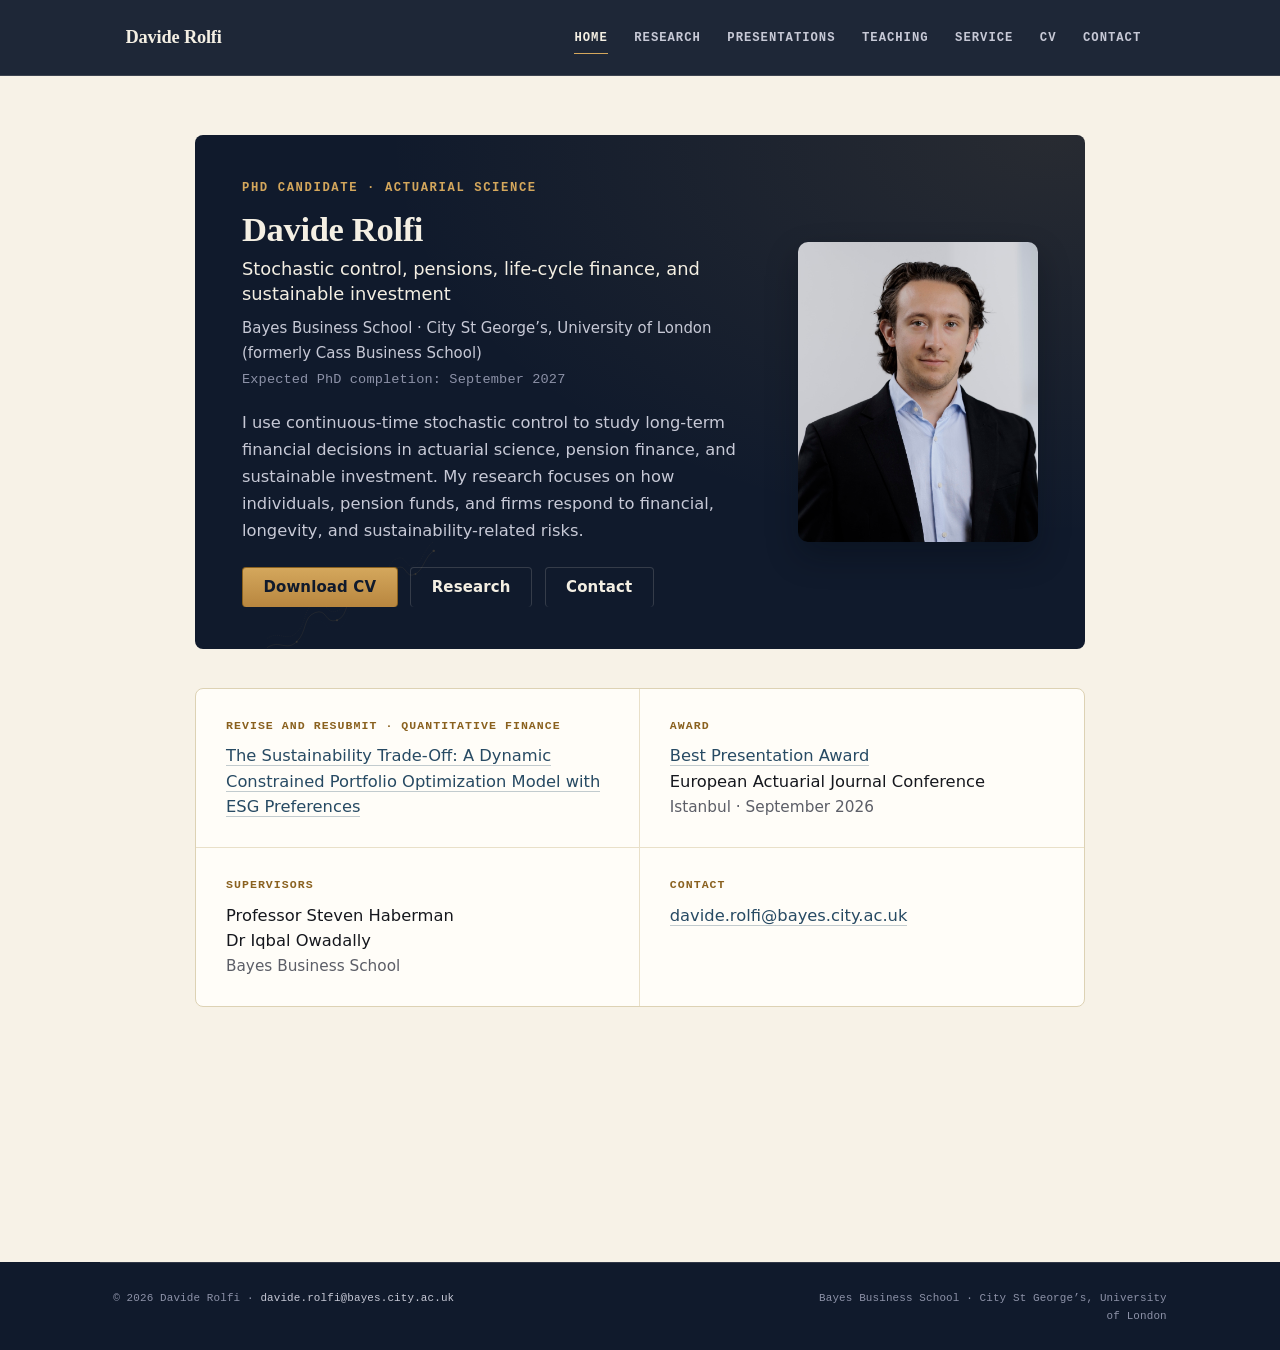
<file: index.html>
<!DOCTYPE html>
<html xmlns="http://www.w3.org/1999/xhtml" lang="en" xml:lang="en"><head>

<meta charset="utf-8">
<meta name="generator" content="quarto-1.9.37">

<meta name="viewport" content="width=device-width, initial-scale=1.0, user-scalable=yes">

<meta name="description" content="Davide Rolfi is a PhD Candidate in Actuarial Science at Bayes Business School, City St George’s, University of London. His research focuses on stochastic control, pensions, life-cycle finance, portfolio choice, and sustainable investment.">

<title>Davide Rolfi — PhD Candidate in Actuarial Science – Davide Rolfi</title>
<style>
/* Default styles provided by pandoc.
** See https://pandoc.org/MANUAL.html#variables-for-html for config info.
*/
code{white-space: pre-wrap;}
span.smallcaps{font-variant: small-caps;}
div.columns{display: flex; gap: min(4vw, 1.5em);}
div.column{flex: auto; overflow-x: auto;}
div.hanging-indent{margin-left: 1.5em; text-indent: -1.5em;}
ul.task-list{list-style: none;}
ul.task-list li input[type="checkbox"] {
  width: 0.8em;
  margin: 0 0.8em 0.2em -1em; /* quarto-specific, see https://github.com/quarto-dev/quarto-cli/issues/4556 */ 
  vertical-align: middle;
}
</style>


<script src="site_libs/quarto-nav/quarto-nav.js"></script>
<link href="./favicon.svg" rel="icon" type="image/svg+xml">
<script src="site_libs/clipboard/clipboard.min.js"></script>
<script src="site_libs/quarto-html/quarto.js" type="module"></script>
<script src="site_libs/quarto-html/tabsets/tabsets.js" type="module"></script>
<script src="site_libs/quarto-html/popper.min.js"></script>
<script src="site_libs/quarto-html/tippy.umd.min.js"></script>
<link href="site_libs/quarto-html/tippy.css" rel="stylesheet">
<link href="site_libs/quarto-html/quarto-syntax-highlighting-7f8f88aac4f3542376d5c11b86a4c14d.css" rel="stylesheet" id="quarto-text-highlighting-styles">
<script src="site_libs/bootstrap/bootstrap.min.js"></script>
<link href="site_libs/bootstrap/bootstrap-icons.css" rel="stylesheet">
<link href="site_libs/bootstrap/bootstrap-45431c2918bd31147ddb3fa7038bb99f.min.css" rel="stylesheet" append-hash="true" id="quarto-bootstrap" data-mode="light">
<script id="quarto-search-options" type="application/json">{
  "language": {
    "search-no-results-text": "No results",
    "search-matching-documents-text": "matching documents",
    "search-copy-link-title": "Copy link to search",
    "search-hide-matches-text": "Hide additional matches",
    "search-more-match-text": "more match in this document",
    "search-more-matches-text": "more matches in this document",
    "search-clear-button-title": "Clear",
    "search-text-placeholder": "",
    "search-detached-cancel-button-title": "Cancel",
    "search-submit-button-title": "Submit",
    "search-label": "Search"
  }
}</script>
<style>html{ scroll-behavior: smooth; }</style>


<link rel="stylesheet" href="styles.css">
<meta property="og:title" content="Davide Rolfi — PhD Candidate in Actuarial Science">
<meta property="og:image" content="images/og-image.png">
<meta property="og:site_name" content="Davide Rolfi">
<meta property="og:locale" content="en_GB">
<meta name="twitter:title" content="Davide Rolfi — PhD Candidate in Actuarial Science">
<meta name="twitter:image" content="images/og-image.png">
<meta name="twitter:card" content="summary_large_image">
</head>

<body class="nav-fixed fullcontent quarto-light">

<div id="quarto-search-results"></div>
  <header id="quarto-header" class="headroom fixed-top">
    <nav class="navbar navbar-expand-lg " data-bs-theme="dark">
      <div class="navbar-container container-fluid">
      <div class="navbar-brand-container mx-auto">
    <a class="navbar-brand" href="./index.html">
    <span class="navbar-title">Davide Rolfi</span>
    </a>
  </div>
          <button class="navbar-toggler" type="button" data-bs-toggle="collapse" data-bs-target="#navbarCollapse" aria-controls="navbarCollapse" role="menu" aria-expanded="false" aria-label="Toggle navigation" onclick="if (window.quartoToggleHeadroom) { window.quartoToggleHeadroom(); }">
  <span class="navbar-toggler-icon"></span>
</button>
          <div class="collapse navbar-collapse" id="navbarCollapse">
            <ul class="navbar-nav navbar-nav-scroll ms-auto">
  <li class="nav-item">
    <a class="nav-link active" href="./index.html" aria-current="page"> 
<span class="menu-text">Home</span></a>
  </li>  
  <li class="nav-item">
    <a class="nav-link" href="./research.html"> 
<span class="menu-text">Research</span></a>
  </li>  
  <li class="nav-item">
    <a class="nav-link" href="./presentations.html"> 
<span class="menu-text">Presentations</span></a>
  </li>  
  <li class="nav-item">
    <a class="nav-link" href="./teaching.html"> 
<span class="menu-text">Teaching</span></a>
  </li>  
  <li class="nav-item">
    <a class="nav-link" href="./service.html"> 
<span class="menu-text">Service</span></a>
  </li>  
  <li class="nav-item">
    <a class="nav-link" href="./cv.html"> 
<span class="menu-text">CV</span></a>
  </li>  
  <li class="nav-item">
    <a class="nav-link" href="./contact.html"> 
<span class="menu-text">Contact</span></a>
  </li>  
</ul>
          </div> <!-- /navcollapse -->
            <div class="quarto-navbar-tools">
</div>
      </div> <!-- /container-fluid -->
    </nav>
</header>
<!-- content -->
<div id="quarto-content" class="quarto-container page-columns page-rows-contents page-layout-article page-navbar">
<!-- sidebar -->
<!-- margin-sidebar -->
    
<!-- main -->
<main class="content" id="quarto-document-content"><header id="title-block-header" class="quarto-title-block"></header>




<style>
/* Overrides for the existing styles.css. */
.navbar-toggler-icon {
  filter: none;
}

@media (max-width: 560px) {
  .home-hero {
    padding: 1.25rem;
  }

  .home-hero-grid {
    gap: 1rem;
  }

  .portrait-frame {
    width: 112px;
    height: 140px;
  }

  .home-hero-text,
  .home-hero-text > section {
    display: flex;
    flex-direction: column;
  }

  .home-hero-text .button-row {
    order: 1;
    margin: 1rem 0 0;
  }

  .home-hero-text .intro {
    order: 2;
    margin: 1rem 0 0;
  }
}
</style>
<div class="home-hero">
<div class="hero-motif" aria-hidden="true">

</div>
<div class="home-hero-grid">
<div class="home-hero-text">
<p class="home-kicker">
PhD Candidate · Actuarial Science
</p>
<section id="davide-rolfi" class="level1">
<h1>Davide Rolfi</h1>
<p class="subtitle">
Stochastic control, pensions, life-cycle finance, and sustainable investment
</p>
<p class="affiliation">
Bayes Business School · City St George’s, University of London (formerly Cass Business School)
</p>
<p class="completion">
Expected PhD completion: September 2027
</p>
<p class="intro">
I use continuous-time stochastic control to study long-term financial decisions in actuarial science, pension finance, and sustainable investment. My research focuses on how individuals, pension funds, and firms respond to financial, longevity, and sustainability-related risks.
</p>
<div class="button-row">
<p>
<a class="btn btn-primary" href="files/CV_Davide.pdf">Download CV</a> <a class="btn btn-secondary" href="research.html">Research</a> <a class="btn btn-secondary" href="contact.html">Contact</a>
</p>
</div>
</section>
</div>
<div class="home-hero-portrait">
<div class="portrait-frame">
<span class="portrait-initials" aria-hidden="true">DR</span><img src="images/portrait-web.jpg" alt="Davide Rolfi">
</div>
</div>
</div>
</div>
<div class="facts-grid">
<div>
<p class="label">
Revise and resubmit · Quantitative Finance
</p>
<p class="value">
<a href="research.html#sustainability-trade-off">The Sustainability Trade-Off: A Dynamic Constrained Portfolio Optimization Model with ESG Preferences</a>
</p>
</div>
<div>
<p class="label">
Award
</p>
<p class="value">
<a href="presentations.html#eaj-2026">Best Presentation Award</a><br> European Actuarial Journal Conference<br> <span class="small-muted">Istanbul · September 2026</span>
</p>
</div>
<div>
<p class="label">
Supervisors
</p>
<p class="value">
Professor Steven Haberman<br> Dr Iqbal Owadally<br> <span class="small-muted">Bayes Business School</span>
</p>
</div>
<div>
<p class="label">
Contact
</p>
<p class="value">
<a href="mailto:davide.rolfi@bayes.city.ac.uk">davide.rolfi@bayes.city.ac.uk</a>
</p>
</div>
</div>



</main> <!-- /main -->
<script id="quarto-html-after-body" type="application/javascript">
  window.document.addEventListener("DOMContentLoaded", function (event) {
    const isCodeAnnotation = (el) => {
      for (const clz of el.classList) {
        if (clz.startsWith('code-annotation-')) {                     
          return true;
        }
      }
      return false;
    }
    const onCopySuccess = function(e) {
      // button target
      const button = e.trigger;
      // don't keep focus
      button.blur();
      // flash "checked"
      button.classList.add('code-copy-button-checked');
      var currentTitle = button.getAttribute("title");
      button.setAttribute("title", "Copied!");
      let tooltip;
      if (window.bootstrap) {
        button.setAttribute("data-bs-toggle", "tooltip");
        button.setAttribute("data-bs-placement", "left");
        button.setAttribute("data-bs-title", "Copied!");
        tooltip = new bootstrap.Tooltip(button, 
          { trigger: "manual", 
            customClass: "code-copy-button-tooltip",
            offset: [0, -8]});
        tooltip.show();    
      }
      setTimeout(function() {
        if (tooltip) {
          tooltip.hide();
          button.removeAttribute("data-bs-title");
          button.removeAttribute("data-bs-toggle");
          button.removeAttribute("data-bs-placement");
        }
        button.setAttribute("title", currentTitle);
        button.classList.remove('code-copy-button-checked');
      }, 1000);
      // clear code selection
      e.clearSelection();
    }
    const getTextToCopy = function(trigger) {
      const outerScaffold = trigger.parentElement.cloneNode(true);
      const codeEl = outerScaffold.querySelector('code');
      for (const childEl of codeEl.children) {
        if (isCodeAnnotation(childEl)) {
          childEl.remove();
        }
      }
      return codeEl.innerText;
    }
    const clipboard = new window.ClipboardJS('.code-copy-button:not([data-in-quarto-modal])', {
      text: getTextToCopy
    });
    clipboard.on('success', onCopySuccess);
    if (window.document.getElementById('quarto-embedded-source-code-modal')) {
      const clipboardModal = new window.ClipboardJS('.code-copy-button[data-in-quarto-modal]', {
        text: getTextToCopy,
        container: window.document.getElementById('quarto-embedded-source-code-modal')
      });
      clipboardModal.on('success', onCopySuccess);
    }
      var localhostRegex = new RegExp(/^(?:http|https):\/\/localhost\:?[0-9]*\//);
      var mailtoRegex = new RegExp(/^mailto:/);
        var filterRegex = new RegExp('/' + window.location.host + '/');
      var isInternal = (href) => {
          return filterRegex.test(href) || localhostRegex.test(href) || mailtoRegex.test(href);
      }
      // Inspect non-navigation links and adorn them if external
     var links = window.document.querySelectorAll('a[href]:not(.nav-link):not(.navbar-brand):not(.toc-action):not(.sidebar-link):not(.sidebar-item-toggle):not(.pagination-link):not(.no-external):not([aria-hidden]):not(.dropdown-item):not(.quarto-navigation-tool):not(.about-link)');
      for (var i=0; i<links.length; i++) {
        const link = links[i];
        if (!isInternal(link.href)) {
          // undo the damage that might have been done by quarto-nav.js in the case of
          // links that we want to consider external
          if (link.dataset.originalHref !== undefined) {
            link.href = link.dataset.originalHref;
          }
            // target, if specified
            link.setAttribute("target", "_blank");
            if (link.getAttribute("rel") === null) {
              link.setAttribute("rel", "noopener");
            }
        }
      }
    function tippyHover(el, contentFn, onTriggerFn, onUntriggerFn) {
      const config = {
        allowHTML: true,
        maxWidth: 500,
        delay: 100,
        arrow: false,
        appendTo: function(el) {
            return el.parentElement;
        },
        interactive: true,
        interactiveBorder: 10,
        theme: 'quarto',
        placement: 'bottom-start',
      };
      if (contentFn) {
        config.content = contentFn;
      }
      if (onTriggerFn) {
        config.onTrigger = onTriggerFn;
      }
      if (onUntriggerFn) {
        config.onUntrigger = onUntriggerFn;
      }
      window.tippy(el, config); 
    }
    const noterefs = window.document.querySelectorAll('a[role="doc-noteref"]');
    for (var i=0; i<noterefs.length; i++) {
      const ref = noterefs[i];
      tippyHover(ref, function() {
        // use id or data attribute instead here
        let href = ref.getAttribute('data-footnote-href') || ref.getAttribute('href');
        try { href = new URL(href).hash; } catch {}
        const id = href.replace(/^#\/?/, "");
        const note = window.document.getElementById(id);
        if (note) {
          return note.innerHTML;
        } else {
          return "";
        }
      });
    }
    const xrefs = window.document.querySelectorAll('a.quarto-xref');
    const processXRef = (id, note) => {
      // Strip column container classes
      const stripColumnClz = (el) => {
        el.classList.remove("page-full", "page-columns");
        if (el.children) {
          for (const child of el.children) {
            stripColumnClz(child);
          }
        }
      }
      stripColumnClz(note)
      if (id === null || id.startsWith('sec-')) {
        // Special case sections, only their first couple elements
        const container = document.createElement("div");
        if (note.children && note.children.length > 2) {
          container.appendChild(note.children[0].cloneNode(true));
          for (let i = 1; i < note.children.length; i++) {
            const child = note.children[i];
            if (child.tagName === "P" && child.innerText === "") {
              continue;
            } else {
              container.appendChild(child.cloneNode(true));
              break;
            }
          }
          if (window.Quarto?.typesetMath) {
            window.Quarto.typesetMath(container);
          }
          return container.innerHTML
        } else {
          if (window.Quarto?.typesetMath) {
            window.Quarto.typesetMath(note);
          }
          return note.innerHTML;
        }
      } else {
        // Remove any anchor links if they are present
        const anchorLink = note.querySelector('a.anchorjs-link');
        if (anchorLink) {
          anchorLink.remove();
        }
        if (window.Quarto?.typesetMath) {
          window.Quarto.typesetMath(note);
        }
        if (note.classList.contains("callout")) {
          return note.outerHTML;
        } else {
          return note.innerHTML;
        }
      }
    }
    for (var i=0; i<xrefs.length; i++) {
      const xref = xrefs[i];
      tippyHover(xref, undefined, function(instance) {
        instance.disable();
        let url = xref.getAttribute('href');
        let hash = undefined; 
        if (url.startsWith('#')) {
          hash = url;
        } else {
          try { hash = new URL(url).hash; } catch {}
        }
        if (hash) {
          const id = hash.replace(/^#\/?/, "");
          const note = window.document.getElementById(id);
          if (note !== null) {
            try {
              const html = processXRef(id, note.cloneNode(true));
              instance.setContent(html);
            } finally {
              instance.enable();
              instance.show();
            }
          } else {
            // See if we can fetch this
            fetch(url.split('#')[0])
            .then(res => res.text())
            .then(html => {
              const parser = new DOMParser();
              const htmlDoc = parser.parseFromString(html, "text/html");
              const note = htmlDoc.getElementById(id);
              if (note !== null) {
                const html = processXRef(id, note);
                instance.setContent(html);
              } 
            }).finally(() => {
              instance.enable();
              instance.show();
            });
          }
        } else {
          // See if we can fetch a full url (with no hash to target)
          // This is a special case and we should probably do some content thinning / targeting
          fetch(url)
          .then(res => res.text())
          .then(html => {
            const parser = new DOMParser();
            const htmlDoc = parser.parseFromString(html, "text/html");
            const note = htmlDoc.querySelector('main.content');
            if (note !== null) {
              // This should only happen for chapter cross references
              // (since there is no id in the URL)
              // remove the first header
              if (note.children.length > 0 && note.children[0].tagName === "HEADER") {
                note.children[0].remove();
              }
              const html = processXRef(null, note);
              instance.setContent(html);
            } 
          }).finally(() => {
            instance.enable();
            instance.show();
          });
        }
      }, function(instance) {
      });
    }
        let selectedAnnoteEl;
        const selectorForAnnotation = ( cell, annotation) => {
          let cellAttr = 'data-code-cell="' + cell + '"';
          let lineAttr = 'data-code-annotation="' +  annotation + '"';
          const selector = 'span[' + cellAttr + '][' + lineAttr + ']';
          return selector;
        }
        const selectCodeLines = (annoteEl) => {
          const doc = window.document;
          const targetCell = annoteEl.getAttribute("data-target-cell");
          const targetAnnotation = annoteEl.getAttribute("data-target-annotation");
          const annoteSpan = window.document.querySelector(selectorForAnnotation(targetCell, targetAnnotation));
          const lines = annoteSpan.getAttribute("data-code-lines").split(",");
          const lineIds = lines.map((line) => {
            return targetCell + "-" + line;
          })
          let top = null;
          let height = null;
          let parent = null;
          if (lineIds.length > 0) {
              //compute the position of the single el (top and bottom and make a div)
              const el = window.document.getElementById(lineIds[0]);
              top = el.offsetTop;
              height = el.offsetHeight;
              parent = el.parentElement.parentElement;
            if (lineIds.length > 1) {
              const lastEl = window.document.getElementById(lineIds[lineIds.length - 1]);
              const bottom = lastEl.offsetTop + lastEl.offsetHeight;
              height = bottom - top;
            }
            if (top !== null && height !== null && parent !== null) {
              // cook up a div (if necessary) and position it 
              let div = window.document.getElementById("code-annotation-line-highlight");
              if (div === null) {
                div = window.document.createElement("div");
                div.setAttribute("id", "code-annotation-line-highlight");
                div.style.position = 'absolute';
                parent.appendChild(div);
              }
              div.style.top = top - 2 + "px";
              div.style.height = height + 4 + "px";
              div.style.left = 0;
              let gutterDiv = window.document.getElementById("code-annotation-line-highlight-gutter");
              if (gutterDiv === null) {
                gutterDiv = window.document.createElement("div");
                gutterDiv.setAttribute("id", "code-annotation-line-highlight-gutter");
                gutterDiv.style.position = 'absolute';
                const codeCell = window.document.getElementById(targetCell);
                const gutter = codeCell.querySelector('.code-annotation-gutter');
                gutter.appendChild(gutterDiv);
              }
              gutterDiv.style.top = top - 2 + "px";
              gutterDiv.style.height = height + 4 + "px";
            }
            selectedAnnoteEl = annoteEl;
          }
        };
        const unselectCodeLines = () => {
          const elementsIds = ["code-annotation-line-highlight", "code-annotation-line-highlight-gutter"];
          elementsIds.forEach((elId) => {
            const div = window.document.getElementById(elId);
            if (div) {
              div.remove();
            }
          });
          selectedAnnoteEl = undefined;
        };
          // Handle positioning of the toggle
      window.addEventListener(
        "resize",
        throttle(() => {
          elRect = undefined;
          if (selectedAnnoteEl) {
            selectCodeLines(selectedAnnoteEl);
          }
        }, 10)
      );
      function throttle(fn, ms) {
      let throttle = false;
      let timer;
        return (...args) => {
          if(!throttle) { // first call gets through
              fn.apply(this, args);
              throttle = true;
          } else { // all the others get throttled
              if(timer) clearTimeout(timer); // cancel #2
              timer = setTimeout(() => {
                fn.apply(this, args);
                timer = throttle = false;
              }, ms);
          }
        };
      }
        // Attach click handler to the DT
        const annoteDls = window.document.querySelectorAll('dt[data-target-cell]');
        for (const annoteDlNode of annoteDls) {
          annoteDlNode.addEventListener('click', (event) => {
            const clickedEl = event.target;
            if (clickedEl !== selectedAnnoteEl) {
              unselectCodeLines();
              const activeEl = window.document.querySelector('dt[data-target-cell].code-annotation-active');
              if (activeEl) {
                activeEl.classList.remove('code-annotation-active');
              }
              selectCodeLines(clickedEl);
              clickedEl.classList.add('code-annotation-active');
            } else {
              // Unselect the line
              unselectCodeLines();
              clickedEl.classList.remove('code-annotation-active');
            }
          });
        }
    const findCites = (el) => {
      const parentEl = el.parentElement;
      if (parentEl) {
        const cites = parentEl.dataset.cites;
        if (cites) {
          return {
            el,
            cites: cites.split(' ')
          };
        } else {
          return findCites(el.parentElement)
        }
      } else {
        return undefined;
      }
    };
    var bibliorefs = window.document.querySelectorAll('a[role="doc-biblioref"]');
    for (var i=0; i<bibliorefs.length; i++) {
      const ref = bibliorefs[i];
      const citeInfo = findCites(ref);
      if (citeInfo) {
        tippyHover(citeInfo.el, function() {
          var popup = window.document.createElement('div');
          citeInfo.cites.forEach(function(cite) {
            var citeDiv = window.document.createElement('div');
            citeDiv.classList.add('hanging-indent');
            citeDiv.classList.add('csl-entry');
            var biblioDiv = window.document.getElementById('ref-' + cite);
            if (biblioDiv) {
              citeDiv.innerHTML = biblioDiv.innerHTML;
            }
            popup.appendChild(citeDiv);
          });
          return popup.innerHTML;
        });
      }
    }
  });
  </script>
</div> <!-- /content -->
<footer class="footer">
  <div class="nav-footer">
    <div class="nav-footer-left">
<p>© 2026 Davide Rolfi · <a href="mailto:davide.rolfi@bayes.city.ac.uk">davide.rolfi@bayes.city.ac.uk</a></p>
</div>   
    <div class="nav-footer-center">
      &nbsp;
    </div>
    <div class="nav-footer-right">
<p>Bayes Business School · City St George’s, University of London</p>
</div>
  </div>
</footer>




<script src="site_libs/quarto-html/zenscroll-min.js"></script>
</body></html>
</file>
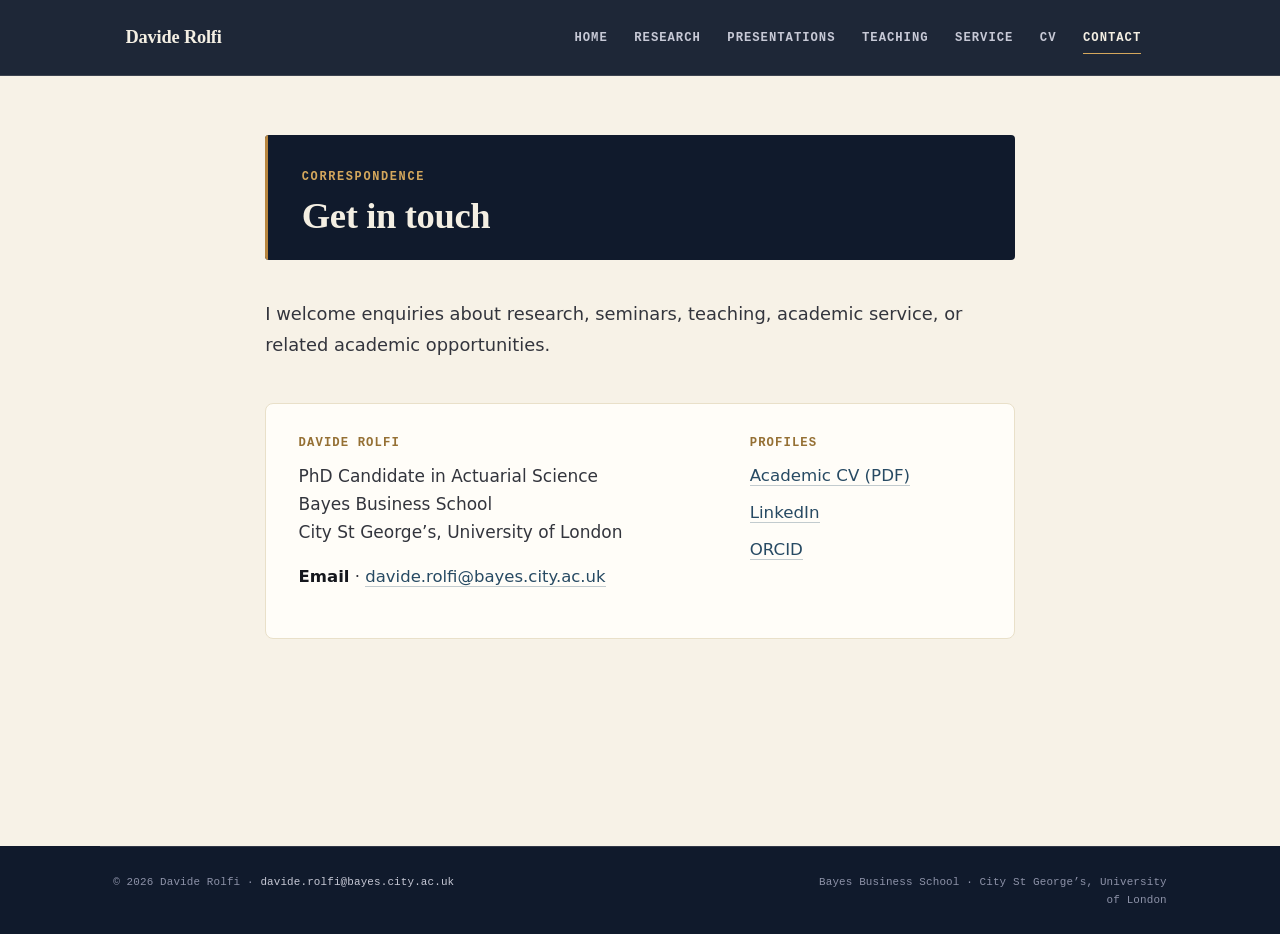
<file: contact.html>
<!DOCTYPE html>
<html xmlns="http://www.w3.org/1999/xhtml" lang="en" xml:lang="en"><head>

<meta charset="utf-8">
<meta name="generator" content="quarto-1.9.37">

<meta name="viewport" content="width=device-width, initial-scale=1.0, user-scalable=yes">


<title>Contact — Davide Rolfi – Davide Rolfi</title>
<style>
/* Default styles provided by pandoc.
** See https://pandoc.org/MANUAL.html#variables-for-html for config info.
*/
code{white-space: pre-wrap;}
span.smallcaps{font-variant: small-caps;}
div.columns{display: flex; gap: min(4vw, 1.5em);}
div.column{flex: auto; overflow-x: auto;}
div.hanging-indent{margin-left: 1.5em; text-indent: -1.5em;}
ul.task-list{list-style: none;}
ul.task-list li input[type="checkbox"] {
  width: 0.8em;
  margin: 0 0.8em 0.2em -1em; /* quarto-specific, see https://github.com/quarto-dev/quarto-cli/issues/4556 */ 
  vertical-align: middle;
}
</style>


<script src="site_libs/quarto-nav/quarto-nav.js"></script>
<link href="./favicon.svg" rel="icon" type="image/svg+xml">
<script src="site_libs/clipboard/clipboard.min.js"></script>
<script src="site_libs/quarto-html/quarto.js" type="module"></script>
<script src="site_libs/quarto-html/tabsets/tabsets.js" type="module"></script>
<script src="site_libs/quarto-html/popper.min.js"></script>
<script src="site_libs/quarto-html/tippy.umd.min.js"></script>
<link href="site_libs/quarto-html/tippy.css" rel="stylesheet">
<link href="site_libs/quarto-html/quarto-syntax-highlighting-7f8f88aac4f3542376d5c11b86a4c14d.css" rel="stylesheet" id="quarto-text-highlighting-styles">
<script src="site_libs/bootstrap/bootstrap.min.js"></script>
<link href="site_libs/bootstrap/bootstrap-icons.css" rel="stylesheet">
<link href="site_libs/bootstrap/bootstrap-45431c2918bd31147ddb3fa7038bb99f.min.css" rel="stylesheet" append-hash="true" id="quarto-bootstrap" data-mode="light">
<script id="quarto-search-options" type="application/json">{
  "language": {
    "search-no-results-text": "No results",
    "search-matching-documents-text": "matching documents",
    "search-copy-link-title": "Copy link to search",
    "search-hide-matches-text": "Hide additional matches",
    "search-more-match-text": "more match in this document",
    "search-more-matches-text": "more matches in this document",
    "search-clear-button-title": "Clear",
    "search-text-placeholder": "",
    "search-detached-cancel-button-title": "Cancel",
    "search-submit-button-title": "Submit",
    "search-label": "Search"
  }
}</script>
<style>html{ scroll-behavior: smooth; }</style>


<link rel="stylesheet" href="styles.css">
<meta property="og:title" content="Contact — Davide Rolfi">
<meta property="og:description" content="PhD Candidate in Actuarial Science at Bayes Business School, City St George’s, University of London.">
<meta property="og:image" content="images/og-image.png">
<meta property="og:site_name" content="Davide Rolfi">
<meta property="og:locale" content="en_GB">
<meta name="twitter:title" content="Contact — Davide Rolfi">
<meta name="twitter:description" content="PhD Candidate in Actuarial Science at Bayes Business School, City St George’s, University of London.">
<meta name="twitter:image" content="images/og-image.png">
<meta name="twitter:card" content="summary_large_image">
</head>

<body class="nav-fixed fullcontent quarto-light">

<div id="quarto-search-results"></div>
  <header id="quarto-header" class="headroom fixed-top">
    <nav class="navbar navbar-expand-lg " data-bs-theme="dark">
      <div class="navbar-container container-fluid">
      <div class="navbar-brand-container mx-auto">
    <a class="navbar-brand" href="./index.html">
    <span class="navbar-title">Davide Rolfi</span>
    </a>
  </div>
          <button class="navbar-toggler" type="button" data-bs-toggle="collapse" data-bs-target="#navbarCollapse" aria-controls="navbarCollapse" role="menu" aria-expanded="false" aria-label="Toggle navigation" onclick="if (window.quartoToggleHeadroom) { window.quartoToggleHeadroom(); }">
  <span class="navbar-toggler-icon"></span>
</button>
          <div class="collapse navbar-collapse" id="navbarCollapse">
            <ul class="navbar-nav navbar-nav-scroll ms-auto">
  <li class="nav-item">
    <a class="nav-link" href="./index.html"> 
<span class="menu-text">Home</span></a>
  </li>  
  <li class="nav-item">
    <a class="nav-link" href="./research.html"> 
<span class="menu-text">Research</span></a>
  </li>  
  <li class="nav-item">
    <a class="nav-link" href="./presentations.html"> 
<span class="menu-text">Presentations</span></a>
  </li>  
  <li class="nav-item">
    <a class="nav-link" href="./teaching.html"> 
<span class="menu-text">Teaching</span></a>
  </li>  
  <li class="nav-item">
    <a class="nav-link" href="./service.html"> 
<span class="menu-text">Service</span></a>
  </li>  
  <li class="nav-item">
    <a class="nav-link" href="./cv.html"> 
<span class="menu-text">CV</span></a>
  </li>  
  <li class="nav-item">
    <a class="nav-link active" href="./contact.html" aria-current="page"> 
<span class="menu-text">Contact</span></a>
  </li>  
</ul>
          </div> <!-- /navcollapse -->
            <div class="quarto-navbar-tools">
</div>
      </div> <!-- /container-fluid -->
    </nav>
</header>
<!-- content -->
<div id="quarto-content" class="quarto-container page-columns page-rows-contents page-layout-article page-navbar">
<!-- sidebar -->
<!-- margin-sidebar -->
    
<!-- main -->
<main class="content" id="quarto-document-content"><header id="title-block-header" class="quarto-title-block"></header>




<div class="page-header">
<p class="page-kicker">
Correspondence
</p>
<section id="get-in-touch" class="level1">
<h1>Get in touch</h1>
</section>
</div>
<p class="page-intro">
I welcome enquiries about research, seminars, teaching, academic service, or related academic opportunities.
</p>
<div class="contact-panel">
<div class="contact-block">
<h3>
Davide Rolfi
</h3>
<p>
PhD Candidate in Actuarial Science<br> Bayes Business School<br> City St George’s, University of London
</p>
<p>
<strong>Email</strong> · <a href="mailto:davide.rolfi@bayes.city.ac.uk">davide.rolfi@bayes.city.ac.uk</a>
</p>
</div>
<div class="contact-links">
<h3>
Profiles
</h3>
<ul>
<li>
<a href="files/CV_Davide.pdf">Academic CV (PDF)</a>
</li>
<li>
<a href="https://www.linkedin.com/in/davide-rolfi-3b9128211/">LinkedIn</a>
</li>
<li>
<a href="https://orcid.org/0009-0000-3919-2546">ORCID</a>
</li>
</ul>
</div>
</div>



</main> <!-- /main -->
<script id="quarto-html-after-body" type="application/javascript">
  window.document.addEventListener("DOMContentLoaded", function (event) {
    const isCodeAnnotation = (el) => {
      for (const clz of el.classList) {
        if (clz.startsWith('code-annotation-')) {                     
          return true;
        }
      }
      return false;
    }
    const onCopySuccess = function(e) {
      // button target
      const button = e.trigger;
      // don't keep focus
      button.blur();
      // flash "checked"
      button.classList.add('code-copy-button-checked');
      var currentTitle = button.getAttribute("title");
      button.setAttribute("title", "Copied!");
      let tooltip;
      if (window.bootstrap) {
        button.setAttribute("data-bs-toggle", "tooltip");
        button.setAttribute("data-bs-placement", "left");
        button.setAttribute("data-bs-title", "Copied!");
        tooltip = new bootstrap.Tooltip(button, 
          { trigger: "manual", 
            customClass: "code-copy-button-tooltip",
            offset: [0, -8]});
        tooltip.show();    
      }
      setTimeout(function() {
        if (tooltip) {
          tooltip.hide();
          button.removeAttribute("data-bs-title");
          button.removeAttribute("data-bs-toggle");
          button.removeAttribute("data-bs-placement");
        }
        button.setAttribute("title", currentTitle);
        button.classList.remove('code-copy-button-checked');
      }, 1000);
      // clear code selection
      e.clearSelection();
    }
    const getTextToCopy = function(trigger) {
      const outerScaffold = trigger.parentElement.cloneNode(true);
      const codeEl = outerScaffold.querySelector('code');
      for (const childEl of codeEl.children) {
        if (isCodeAnnotation(childEl)) {
          childEl.remove();
        }
      }
      return codeEl.innerText;
    }
    const clipboard = new window.ClipboardJS('.code-copy-button:not([data-in-quarto-modal])', {
      text: getTextToCopy
    });
    clipboard.on('success', onCopySuccess);
    if (window.document.getElementById('quarto-embedded-source-code-modal')) {
      const clipboardModal = new window.ClipboardJS('.code-copy-button[data-in-quarto-modal]', {
        text: getTextToCopy,
        container: window.document.getElementById('quarto-embedded-source-code-modal')
      });
      clipboardModal.on('success', onCopySuccess);
    }
      var localhostRegex = new RegExp(/^(?:http|https):\/\/localhost\:?[0-9]*\//);
      var mailtoRegex = new RegExp(/^mailto:/);
        var filterRegex = new RegExp('/' + window.location.host + '/');
      var isInternal = (href) => {
          return filterRegex.test(href) || localhostRegex.test(href) || mailtoRegex.test(href);
      }
      // Inspect non-navigation links and adorn them if external
     var links = window.document.querySelectorAll('a[href]:not(.nav-link):not(.navbar-brand):not(.toc-action):not(.sidebar-link):not(.sidebar-item-toggle):not(.pagination-link):not(.no-external):not([aria-hidden]):not(.dropdown-item):not(.quarto-navigation-tool):not(.about-link)');
      for (var i=0; i<links.length; i++) {
        const link = links[i];
        if (!isInternal(link.href)) {
          // undo the damage that might have been done by quarto-nav.js in the case of
          // links that we want to consider external
          if (link.dataset.originalHref !== undefined) {
            link.href = link.dataset.originalHref;
          }
            // target, if specified
            link.setAttribute("target", "_blank");
            if (link.getAttribute("rel") === null) {
              link.setAttribute("rel", "noopener");
            }
        }
      }
    function tippyHover(el, contentFn, onTriggerFn, onUntriggerFn) {
      const config = {
        allowHTML: true,
        maxWidth: 500,
        delay: 100,
        arrow: false,
        appendTo: function(el) {
            return el.parentElement;
        },
        interactive: true,
        interactiveBorder: 10,
        theme: 'quarto',
        placement: 'bottom-start',
      };
      if (contentFn) {
        config.content = contentFn;
      }
      if (onTriggerFn) {
        config.onTrigger = onTriggerFn;
      }
      if (onUntriggerFn) {
        config.onUntrigger = onUntriggerFn;
      }
      window.tippy(el, config); 
    }
    const noterefs = window.document.querySelectorAll('a[role="doc-noteref"]');
    for (var i=0; i<noterefs.length; i++) {
      const ref = noterefs[i];
      tippyHover(ref, function() {
        // use id or data attribute instead here
        let href = ref.getAttribute('data-footnote-href') || ref.getAttribute('href');
        try { href = new URL(href).hash; } catch {}
        const id = href.replace(/^#\/?/, "");
        const note = window.document.getElementById(id);
        if (note) {
          return note.innerHTML;
        } else {
          return "";
        }
      });
    }
    const xrefs = window.document.querySelectorAll('a.quarto-xref');
    const processXRef = (id, note) => {
      // Strip column container classes
      const stripColumnClz = (el) => {
        el.classList.remove("page-full", "page-columns");
        if (el.children) {
          for (const child of el.children) {
            stripColumnClz(child);
          }
        }
      }
      stripColumnClz(note)
      if (id === null || id.startsWith('sec-')) {
        // Special case sections, only their first couple elements
        const container = document.createElement("div");
        if (note.children && note.children.length > 2) {
          container.appendChild(note.children[0].cloneNode(true));
          for (let i = 1; i < note.children.length; i++) {
            const child = note.children[i];
            if (child.tagName === "P" && child.innerText === "") {
              continue;
            } else {
              container.appendChild(child.cloneNode(true));
              break;
            }
          }
          if (window.Quarto?.typesetMath) {
            window.Quarto.typesetMath(container);
          }
          return container.innerHTML
        } else {
          if (window.Quarto?.typesetMath) {
            window.Quarto.typesetMath(note);
          }
          return note.innerHTML;
        }
      } else {
        // Remove any anchor links if they are present
        const anchorLink = note.querySelector('a.anchorjs-link');
        if (anchorLink) {
          anchorLink.remove();
        }
        if (window.Quarto?.typesetMath) {
          window.Quarto.typesetMath(note);
        }
        if (note.classList.contains("callout")) {
          return note.outerHTML;
        } else {
          return note.innerHTML;
        }
      }
    }
    for (var i=0; i<xrefs.length; i++) {
      const xref = xrefs[i];
      tippyHover(xref, undefined, function(instance) {
        instance.disable();
        let url = xref.getAttribute('href');
        let hash = undefined; 
        if (url.startsWith('#')) {
          hash = url;
        } else {
          try { hash = new URL(url).hash; } catch {}
        }
        if (hash) {
          const id = hash.replace(/^#\/?/, "");
          const note = window.document.getElementById(id);
          if (note !== null) {
            try {
              const html = processXRef(id, note.cloneNode(true));
              instance.setContent(html);
            } finally {
              instance.enable();
              instance.show();
            }
          } else {
            // See if we can fetch this
            fetch(url.split('#')[0])
            .then(res => res.text())
            .then(html => {
              const parser = new DOMParser();
              const htmlDoc = parser.parseFromString(html, "text/html");
              const note = htmlDoc.getElementById(id);
              if (note !== null) {
                const html = processXRef(id, note);
                instance.setContent(html);
              } 
            }).finally(() => {
              instance.enable();
              instance.show();
            });
          }
        } else {
          // See if we can fetch a full url (with no hash to target)
          // This is a special case and we should probably do some content thinning / targeting
          fetch(url)
          .then(res => res.text())
          .then(html => {
            const parser = new DOMParser();
            const htmlDoc = parser.parseFromString(html, "text/html");
            const note = htmlDoc.querySelector('main.content');
            if (note !== null) {
              // This should only happen for chapter cross references
              // (since there is no id in the URL)
              // remove the first header
              if (note.children.length > 0 && note.children[0].tagName === "HEADER") {
                note.children[0].remove();
              }
              const html = processXRef(null, note);
              instance.setContent(html);
            } 
          }).finally(() => {
            instance.enable();
            instance.show();
          });
        }
      }, function(instance) {
      });
    }
        let selectedAnnoteEl;
        const selectorForAnnotation = ( cell, annotation) => {
          let cellAttr = 'data-code-cell="' + cell + '"';
          let lineAttr = 'data-code-annotation="' +  annotation + '"';
          const selector = 'span[' + cellAttr + '][' + lineAttr + ']';
          return selector;
        }
        const selectCodeLines = (annoteEl) => {
          const doc = window.document;
          const targetCell = annoteEl.getAttribute("data-target-cell");
          const targetAnnotation = annoteEl.getAttribute("data-target-annotation");
          const annoteSpan = window.document.querySelector(selectorForAnnotation(targetCell, targetAnnotation));
          const lines = annoteSpan.getAttribute("data-code-lines").split(",");
          const lineIds = lines.map((line) => {
            return targetCell + "-" + line;
          })
          let top = null;
          let height = null;
          let parent = null;
          if (lineIds.length > 0) {
              //compute the position of the single el (top and bottom and make a div)
              const el = window.document.getElementById(lineIds[0]);
              top = el.offsetTop;
              height = el.offsetHeight;
              parent = el.parentElement.parentElement;
            if (lineIds.length > 1) {
              const lastEl = window.document.getElementById(lineIds[lineIds.length - 1]);
              const bottom = lastEl.offsetTop + lastEl.offsetHeight;
              height = bottom - top;
            }
            if (top !== null && height !== null && parent !== null) {
              // cook up a div (if necessary) and position it 
              let div = window.document.getElementById("code-annotation-line-highlight");
              if (div === null) {
                div = window.document.createElement("div");
                div.setAttribute("id", "code-annotation-line-highlight");
                div.style.position = 'absolute';
                parent.appendChild(div);
              }
              div.style.top = top - 2 + "px";
              div.style.height = height + 4 + "px";
              div.style.left = 0;
              let gutterDiv = window.document.getElementById("code-annotation-line-highlight-gutter");
              if (gutterDiv === null) {
                gutterDiv = window.document.createElement("div");
                gutterDiv.setAttribute("id", "code-annotation-line-highlight-gutter");
                gutterDiv.style.position = 'absolute';
                const codeCell = window.document.getElementById(targetCell);
                const gutter = codeCell.querySelector('.code-annotation-gutter');
                gutter.appendChild(gutterDiv);
              }
              gutterDiv.style.top = top - 2 + "px";
              gutterDiv.style.height = height + 4 + "px";
            }
            selectedAnnoteEl = annoteEl;
          }
        };
        const unselectCodeLines = () => {
          const elementsIds = ["code-annotation-line-highlight", "code-annotation-line-highlight-gutter"];
          elementsIds.forEach((elId) => {
            const div = window.document.getElementById(elId);
            if (div) {
              div.remove();
            }
          });
          selectedAnnoteEl = undefined;
        };
          // Handle positioning of the toggle
      window.addEventListener(
        "resize",
        throttle(() => {
          elRect = undefined;
          if (selectedAnnoteEl) {
            selectCodeLines(selectedAnnoteEl);
          }
        }, 10)
      );
      function throttle(fn, ms) {
      let throttle = false;
      let timer;
        return (...args) => {
          if(!throttle) { // first call gets through
              fn.apply(this, args);
              throttle = true;
          } else { // all the others get throttled
              if(timer) clearTimeout(timer); // cancel #2
              timer = setTimeout(() => {
                fn.apply(this, args);
                timer = throttle = false;
              }, ms);
          }
        };
      }
        // Attach click handler to the DT
        const annoteDls = window.document.querySelectorAll('dt[data-target-cell]');
        for (const annoteDlNode of annoteDls) {
          annoteDlNode.addEventListener('click', (event) => {
            const clickedEl = event.target;
            if (clickedEl !== selectedAnnoteEl) {
              unselectCodeLines();
              const activeEl = window.document.querySelector('dt[data-target-cell].code-annotation-active');
              if (activeEl) {
                activeEl.classList.remove('code-annotation-active');
              }
              selectCodeLines(clickedEl);
              clickedEl.classList.add('code-annotation-active');
            } else {
              // Unselect the line
              unselectCodeLines();
              clickedEl.classList.remove('code-annotation-active');
            }
          });
        }
    const findCites = (el) => {
      const parentEl = el.parentElement;
      if (parentEl) {
        const cites = parentEl.dataset.cites;
        if (cites) {
          return {
            el,
            cites: cites.split(' ')
          };
        } else {
          return findCites(el.parentElement)
        }
      } else {
        return undefined;
      }
    };
    var bibliorefs = window.document.querySelectorAll('a[role="doc-biblioref"]');
    for (var i=0; i<bibliorefs.length; i++) {
      const ref = bibliorefs[i];
      const citeInfo = findCites(ref);
      if (citeInfo) {
        tippyHover(citeInfo.el, function() {
          var popup = window.document.createElement('div');
          citeInfo.cites.forEach(function(cite) {
            var citeDiv = window.document.createElement('div');
            citeDiv.classList.add('hanging-indent');
            citeDiv.classList.add('csl-entry');
            var biblioDiv = window.document.getElementById('ref-' + cite);
            if (biblioDiv) {
              citeDiv.innerHTML = biblioDiv.innerHTML;
            }
            popup.appendChild(citeDiv);
          });
          return popup.innerHTML;
        });
      }
    }
  });
  </script>
</div> <!-- /content -->
<footer class="footer">
  <div class="nav-footer">
    <div class="nav-footer-left">
<p>© 2026 Davide Rolfi · <a href="mailto:davide.rolfi@bayes.city.ac.uk">davide.rolfi@bayes.city.ac.uk</a></p>
</div>   
    <div class="nav-footer-center">
      &nbsp;
    </div>
    <div class="nav-footer-right">
<p>Bayes Business School · City St George’s, University of London</p>
</div>
  </div>
</footer>




<script src="site_libs/quarto-html/zenscroll-min.js"></script>
</body></html>
</file>
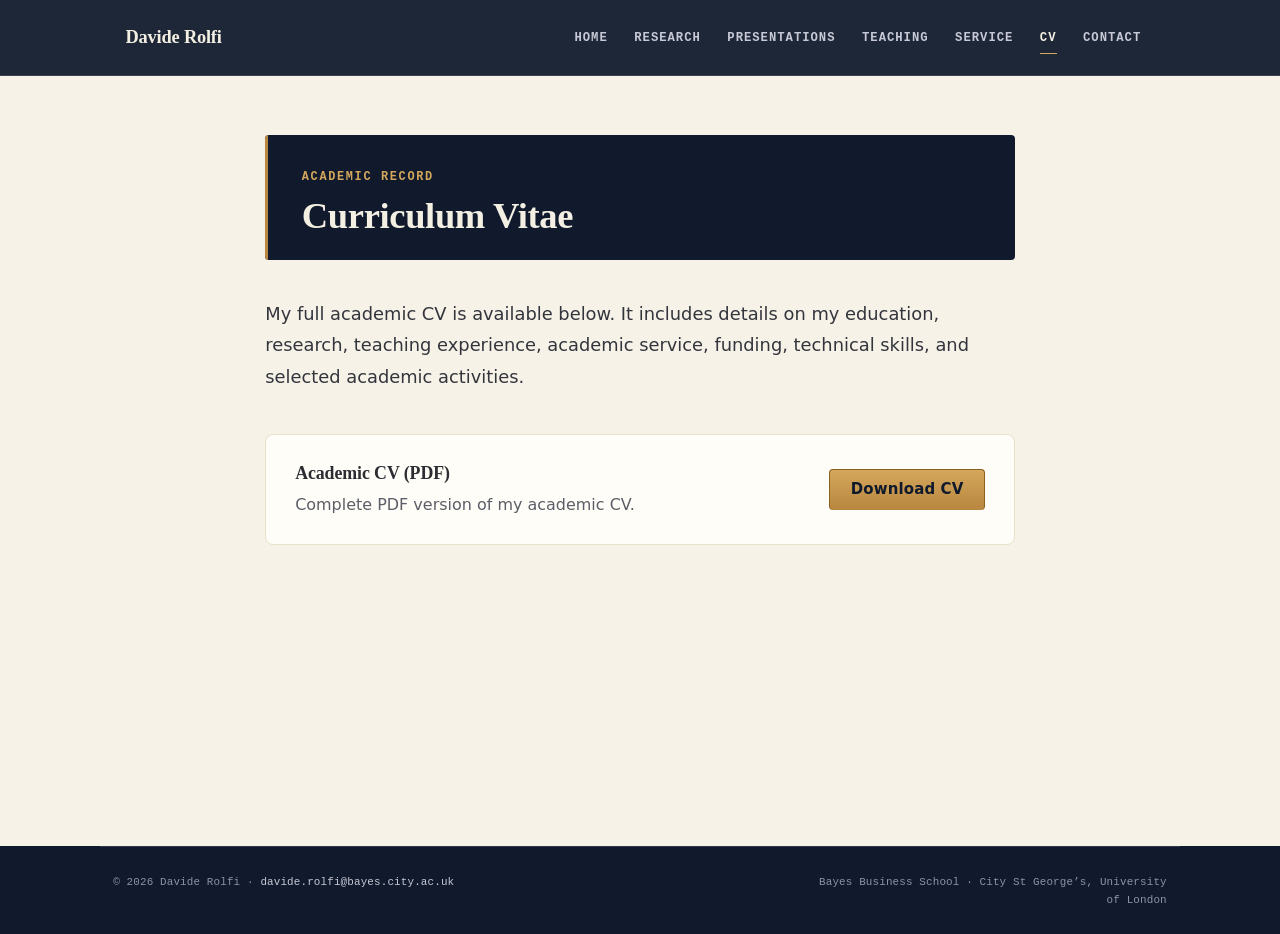
<file: cv.html>
<!DOCTYPE html>
<html xmlns="http://www.w3.org/1999/xhtml" lang="en" xml:lang="en"><head>

<meta charset="utf-8">
<meta name="generator" content="quarto-1.9.37">

<meta name="viewport" content="width=device-width, initial-scale=1.0, user-scalable=yes">


<title>Curriculum Vitae — Davide Rolfi – Davide Rolfi</title>
<style>
/* Default styles provided by pandoc.
** See https://pandoc.org/MANUAL.html#variables-for-html for config info.
*/
code{white-space: pre-wrap;}
span.smallcaps{font-variant: small-caps;}
div.columns{display: flex; gap: min(4vw, 1.5em);}
div.column{flex: auto; overflow-x: auto;}
div.hanging-indent{margin-left: 1.5em; text-indent: -1.5em;}
ul.task-list{list-style: none;}
ul.task-list li input[type="checkbox"] {
  width: 0.8em;
  margin: 0 0.8em 0.2em -1em; /* quarto-specific, see https://github.com/quarto-dev/quarto-cli/issues/4556 */ 
  vertical-align: middle;
}
</style>


<script src="site_libs/quarto-nav/quarto-nav.js"></script>
<link href="./favicon.svg" rel="icon" type="image/svg+xml">
<script src="site_libs/clipboard/clipboard.min.js"></script>
<script src="site_libs/quarto-html/quarto.js" type="module"></script>
<script src="site_libs/quarto-html/tabsets/tabsets.js" type="module"></script>
<script src="site_libs/quarto-html/popper.min.js"></script>
<script src="site_libs/quarto-html/tippy.umd.min.js"></script>
<link href="site_libs/quarto-html/tippy.css" rel="stylesheet">
<link href="site_libs/quarto-html/quarto-syntax-highlighting-7f8f88aac4f3542376d5c11b86a4c14d.css" rel="stylesheet" id="quarto-text-highlighting-styles">
<script src="site_libs/bootstrap/bootstrap.min.js"></script>
<link href="site_libs/bootstrap/bootstrap-icons.css" rel="stylesheet">
<link href="site_libs/bootstrap/bootstrap-45431c2918bd31147ddb3fa7038bb99f.min.css" rel="stylesheet" append-hash="true" id="quarto-bootstrap" data-mode="light">
<script id="quarto-search-options" type="application/json">{
  "language": {
    "search-no-results-text": "No results",
    "search-matching-documents-text": "matching documents",
    "search-copy-link-title": "Copy link to search",
    "search-hide-matches-text": "Hide additional matches",
    "search-more-match-text": "more match in this document",
    "search-more-matches-text": "more matches in this document",
    "search-clear-button-title": "Clear",
    "search-text-placeholder": "",
    "search-detached-cancel-button-title": "Cancel",
    "search-submit-button-title": "Submit",
    "search-label": "Search"
  }
}</script>
<style>html{ scroll-behavior: smooth; }</style>


<link rel="stylesheet" href="styles.css">
<meta property="og:title" content="Curriculum Vitae — Davide Rolfi">
<meta property="og:description" content="PhD Candidate in Actuarial Science at Bayes Business School, City St George’s, University of London.">
<meta property="og:image" content="images/og-image.png">
<meta property="og:site_name" content="Davide Rolfi">
<meta property="og:locale" content="en_GB">
<meta name="twitter:title" content="Curriculum Vitae — Davide Rolfi">
<meta name="twitter:description" content="PhD Candidate in Actuarial Science at Bayes Business School, City St George’s, University of London.">
<meta name="twitter:image" content="images/og-image.png">
<meta name="twitter:card" content="summary_large_image">
</head>

<body class="nav-fixed fullcontent quarto-light">

<div id="quarto-search-results"></div>
  <header id="quarto-header" class="headroom fixed-top">
    <nav class="navbar navbar-expand-lg " data-bs-theme="dark">
      <div class="navbar-container container-fluid">
      <div class="navbar-brand-container mx-auto">
    <a class="navbar-brand" href="./index.html">
    <span class="navbar-title">Davide Rolfi</span>
    </a>
  </div>
          <button class="navbar-toggler" type="button" data-bs-toggle="collapse" data-bs-target="#navbarCollapse" aria-controls="navbarCollapse" role="menu" aria-expanded="false" aria-label="Toggle navigation" onclick="if (window.quartoToggleHeadroom) { window.quartoToggleHeadroom(); }">
  <span class="navbar-toggler-icon"></span>
</button>
          <div class="collapse navbar-collapse" id="navbarCollapse">
            <ul class="navbar-nav navbar-nav-scroll ms-auto">
  <li class="nav-item">
    <a class="nav-link" href="./index.html"> 
<span class="menu-text">Home</span></a>
  </li>  
  <li class="nav-item">
    <a class="nav-link" href="./research.html"> 
<span class="menu-text">Research</span></a>
  </li>  
  <li class="nav-item">
    <a class="nav-link" href="./presentations.html"> 
<span class="menu-text">Presentations</span></a>
  </li>  
  <li class="nav-item">
    <a class="nav-link" href="./teaching.html"> 
<span class="menu-text">Teaching</span></a>
  </li>  
  <li class="nav-item">
    <a class="nav-link" href="./service.html"> 
<span class="menu-text">Service</span></a>
  </li>  
  <li class="nav-item">
    <a class="nav-link active" href="./cv.html" aria-current="page"> 
<span class="menu-text">CV</span></a>
  </li>  
  <li class="nav-item">
    <a class="nav-link" href="./contact.html"> 
<span class="menu-text">Contact</span></a>
  </li>  
</ul>
          </div> <!-- /navcollapse -->
            <div class="quarto-navbar-tools">
</div>
      </div> <!-- /container-fluid -->
    </nav>
</header>
<!-- content -->
<div id="quarto-content" class="quarto-container page-columns page-rows-contents page-layout-article page-navbar">
<!-- sidebar -->
<!-- margin-sidebar -->
    
<!-- main -->
<main class="content" id="quarto-document-content"><header id="title-block-header" class="quarto-title-block"></header>




<div class="page-header">
<p class="page-kicker">
Academic Record
</p>
<section id="curriculum-vitae" class="level1">
<h1>Curriculum Vitae</h1>
</section>
</div>
<p class="page-intro">
My full academic CV is available below. It includes details on my education, research, teaching experience, academic service, funding, technical skills, and selected academic activities.
</p>
<div class="cv-panel">
<div class="cv-panel-text">
<h3>
Academic CV (PDF)
</h3>
<p>
Complete PDF version of my academic CV.
</p>
</div>
<div class="cv-panel-action">
<p><a class="btn btn-primary" href="files/CV_Davide.pdf">Download CV</a></p>
</div>
</div>



</main> <!-- /main -->
<script id="quarto-html-after-body" type="application/javascript">
  window.document.addEventListener("DOMContentLoaded", function (event) {
    const isCodeAnnotation = (el) => {
      for (const clz of el.classList) {
        if (clz.startsWith('code-annotation-')) {                     
          return true;
        }
      }
      return false;
    }
    const onCopySuccess = function(e) {
      // button target
      const button = e.trigger;
      // don't keep focus
      button.blur();
      // flash "checked"
      button.classList.add('code-copy-button-checked');
      var currentTitle = button.getAttribute("title");
      button.setAttribute("title", "Copied!");
      let tooltip;
      if (window.bootstrap) {
        button.setAttribute("data-bs-toggle", "tooltip");
        button.setAttribute("data-bs-placement", "left");
        button.setAttribute("data-bs-title", "Copied!");
        tooltip = new bootstrap.Tooltip(button, 
          { trigger: "manual", 
            customClass: "code-copy-button-tooltip",
            offset: [0, -8]});
        tooltip.show();    
      }
      setTimeout(function() {
        if (tooltip) {
          tooltip.hide();
          button.removeAttribute("data-bs-title");
          button.removeAttribute("data-bs-toggle");
          button.removeAttribute("data-bs-placement");
        }
        button.setAttribute("title", currentTitle);
        button.classList.remove('code-copy-button-checked');
      }, 1000);
      // clear code selection
      e.clearSelection();
    }
    const getTextToCopy = function(trigger) {
      const outerScaffold = trigger.parentElement.cloneNode(true);
      const codeEl = outerScaffold.querySelector('code');
      for (const childEl of codeEl.children) {
        if (isCodeAnnotation(childEl)) {
          childEl.remove();
        }
      }
      return codeEl.innerText;
    }
    const clipboard = new window.ClipboardJS('.code-copy-button:not([data-in-quarto-modal])', {
      text: getTextToCopy
    });
    clipboard.on('success', onCopySuccess);
    if (window.document.getElementById('quarto-embedded-source-code-modal')) {
      const clipboardModal = new window.ClipboardJS('.code-copy-button[data-in-quarto-modal]', {
        text: getTextToCopy,
        container: window.document.getElementById('quarto-embedded-source-code-modal')
      });
      clipboardModal.on('success', onCopySuccess);
    }
      var localhostRegex = new RegExp(/^(?:http|https):\/\/localhost\:?[0-9]*\//);
      var mailtoRegex = new RegExp(/^mailto:/);
        var filterRegex = new RegExp('/' + window.location.host + '/');
      var isInternal = (href) => {
          return filterRegex.test(href) || localhostRegex.test(href) || mailtoRegex.test(href);
      }
      // Inspect non-navigation links and adorn them if external
     var links = window.document.querySelectorAll('a[href]:not(.nav-link):not(.navbar-brand):not(.toc-action):not(.sidebar-link):not(.sidebar-item-toggle):not(.pagination-link):not(.no-external):not([aria-hidden]):not(.dropdown-item):not(.quarto-navigation-tool):not(.about-link)');
      for (var i=0; i<links.length; i++) {
        const link = links[i];
        if (!isInternal(link.href)) {
          // undo the damage that might have been done by quarto-nav.js in the case of
          // links that we want to consider external
          if (link.dataset.originalHref !== undefined) {
            link.href = link.dataset.originalHref;
          }
            // target, if specified
            link.setAttribute("target", "_blank");
            if (link.getAttribute("rel") === null) {
              link.setAttribute("rel", "noopener");
            }
        }
      }
    function tippyHover(el, contentFn, onTriggerFn, onUntriggerFn) {
      const config = {
        allowHTML: true,
        maxWidth: 500,
        delay: 100,
        arrow: false,
        appendTo: function(el) {
            return el.parentElement;
        },
        interactive: true,
        interactiveBorder: 10,
        theme: 'quarto',
        placement: 'bottom-start',
      };
      if (contentFn) {
        config.content = contentFn;
      }
      if (onTriggerFn) {
        config.onTrigger = onTriggerFn;
      }
      if (onUntriggerFn) {
        config.onUntrigger = onUntriggerFn;
      }
      window.tippy(el, config); 
    }
    const noterefs = window.document.querySelectorAll('a[role="doc-noteref"]');
    for (var i=0; i<noterefs.length; i++) {
      const ref = noterefs[i];
      tippyHover(ref, function() {
        // use id or data attribute instead here
        let href = ref.getAttribute('data-footnote-href') || ref.getAttribute('href');
        try { href = new URL(href).hash; } catch {}
        const id = href.replace(/^#\/?/, "");
        const note = window.document.getElementById(id);
        if (note) {
          return note.innerHTML;
        } else {
          return "";
        }
      });
    }
    const xrefs = window.document.querySelectorAll('a.quarto-xref');
    const processXRef = (id, note) => {
      // Strip column container classes
      const stripColumnClz = (el) => {
        el.classList.remove("page-full", "page-columns");
        if (el.children) {
          for (const child of el.children) {
            stripColumnClz(child);
          }
        }
      }
      stripColumnClz(note)
      if (id === null || id.startsWith('sec-')) {
        // Special case sections, only their first couple elements
        const container = document.createElement("div");
        if (note.children && note.children.length > 2) {
          container.appendChild(note.children[0].cloneNode(true));
          for (let i = 1; i < note.children.length; i++) {
            const child = note.children[i];
            if (child.tagName === "P" && child.innerText === "") {
              continue;
            } else {
              container.appendChild(child.cloneNode(true));
              break;
            }
          }
          if (window.Quarto?.typesetMath) {
            window.Quarto.typesetMath(container);
          }
          return container.innerHTML
        } else {
          if (window.Quarto?.typesetMath) {
            window.Quarto.typesetMath(note);
          }
          return note.innerHTML;
        }
      } else {
        // Remove any anchor links if they are present
        const anchorLink = note.querySelector('a.anchorjs-link');
        if (anchorLink) {
          anchorLink.remove();
        }
        if (window.Quarto?.typesetMath) {
          window.Quarto.typesetMath(note);
        }
        if (note.classList.contains("callout")) {
          return note.outerHTML;
        } else {
          return note.innerHTML;
        }
      }
    }
    for (var i=0; i<xrefs.length; i++) {
      const xref = xrefs[i];
      tippyHover(xref, undefined, function(instance) {
        instance.disable();
        let url = xref.getAttribute('href');
        let hash = undefined; 
        if (url.startsWith('#')) {
          hash = url;
        } else {
          try { hash = new URL(url).hash; } catch {}
        }
        if (hash) {
          const id = hash.replace(/^#\/?/, "");
          const note = window.document.getElementById(id);
          if (note !== null) {
            try {
              const html = processXRef(id, note.cloneNode(true));
              instance.setContent(html);
            } finally {
              instance.enable();
              instance.show();
            }
          } else {
            // See if we can fetch this
            fetch(url.split('#')[0])
            .then(res => res.text())
            .then(html => {
              const parser = new DOMParser();
              const htmlDoc = parser.parseFromString(html, "text/html");
              const note = htmlDoc.getElementById(id);
              if (note !== null) {
                const html = processXRef(id, note);
                instance.setContent(html);
              } 
            }).finally(() => {
              instance.enable();
              instance.show();
            });
          }
        } else {
          // See if we can fetch a full url (with no hash to target)
          // This is a special case and we should probably do some content thinning / targeting
          fetch(url)
          .then(res => res.text())
          .then(html => {
            const parser = new DOMParser();
            const htmlDoc = parser.parseFromString(html, "text/html");
            const note = htmlDoc.querySelector('main.content');
            if (note !== null) {
              // This should only happen for chapter cross references
              // (since there is no id in the URL)
              // remove the first header
              if (note.children.length > 0 && note.children[0].tagName === "HEADER") {
                note.children[0].remove();
              }
              const html = processXRef(null, note);
              instance.setContent(html);
            } 
          }).finally(() => {
            instance.enable();
            instance.show();
          });
        }
      }, function(instance) {
      });
    }
        let selectedAnnoteEl;
        const selectorForAnnotation = ( cell, annotation) => {
          let cellAttr = 'data-code-cell="' + cell + '"';
          let lineAttr = 'data-code-annotation="' +  annotation + '"';
          const selector = 'span[' + cellAttr + '][' + lineAttr + ']';
          return selector;
        }
        const selectCodeLines = (annoteEl) => {
          const doc = window.document;
          const targetCell = annoteEl.getAttribute("data-target-cell");
          const targetAnnotation = annoteEl.getAttribute("data-target-annotation");
          const annoteSpan = window.document.querySelector(selectorForAnnotation(targetCell, targetAnnotation));
          const lines = annoteSpan.getAttribute("data-code-lines").split(",");
          const lineIds = lines.map((line) => {
            return targetCell + "-" + line;
          })
          let top = null;
          let height = null;
          let parent = null;
          if (lineIds.length > 0) {
              //compute the position of the single el (top and bottom and make a div)
              const el = window.document.getElementById(lineIds[0]);
              top = el.offsetTop;
              height = el.offsetHeight;
              parent = el.parentElement.parentElement;
            if (lineIds.length > 1) {
              const lastEl = window.document.getElementById(lineIds[lineIds.length - 1]);
              const bottom = lastEl.offsetTop + lastEl.offsetHeight;
              height = bottom - top;
            }
            if (top !== null && height !== null && parent !== null) {
              // cook up a div (if necessary) and position it 
              let div = window.document.getElementById("code-annotation-line-highlight");
              if (div === null) {
                div = window.document.createElement("div");
                div.setAttribute("id", "code-annotation-line-highlight");
                div.style.position = 'absolute';
                parent.appendChild(div);
              }
              div.style.top = top - 2 + "px";
              div.style.height = height + 4 + "px";
              div.style.left = 0;
              let gutterDiv = window.document.getElementById("code-annotation-line-highlight-gutter");
              if (gutterDiv === null) {
                gutterDiv = window.document.createElement("div");
                gutterDiv.setAttribute("id", "code-annotation-line-highlight-gutter");
                gutterDiv.style.position = 'absolute';
                const codeCell = window.document.getElementById(targetCell);
                const gutter = codeCell.querySelector('.code-annotation-gutter');
                gutter.appendChild(gutterDiv);
              }
              gutterDiv.style.top = top - 2 + "px";
              gutterDiv.style.height = height + 4 + "px";
            }
            selectedAnnoteEl = annoteEl;
          }
        };
        const unselectCodeLines = () => {
          const elementsIds = ["code-annotation-line-highlight", "code-annotation-line-highlight-gutter"];
          elementsIds.forEach((elId) => {
            const div = window.document.getElementById(elId);
            if (div) {
              div.remove();
            }
          });
          selectedAnnoteEl = undefined;
        };
          // Handle positioning of the toggle
      window.addEventListener(
        "resize",
        throttle(() => {
          elRect = undefined;
          if (selectedAnnoteEl) {
            selectCodeLines(selectedAnnoteEl);
          }
        }, 10)
      );
      function throttle(fn, ms) {
      let throttle = false;
      let timer;
        return (...args) => {
          if(!throttle) { // first call gets through
              fn.apply(this, args);
              throttle = true;
          } else { // all the others get throttled
              if(timer) clearTimeout(timer); // cancel #2
              timer = setTimeout(() => {
                fn.apply(this, args);
                timer = throttle = false;
              }, ms);
          }
        };
      }
        // Attach click handler to the DT
        const annoteDls = window.document.querySelectorAll('dt[data-target-cell]');
        for (const annoteDlNode of annoteDls) {
          annoteDlNode.addEventListener('click', (event) => {
            const clickedEl = event.target;
            if (clickedEl !== selectedAnnoteEl) {
              unselectCodeLines();
              const activeEl = window.document.querySelector('dt[data-target-cell].code-annotation-active');
              if (activeEl) {
                activeEl.classList.remove('code-annotation-active');
              }
              selectCodeLines(clickedEl);
              clickedEl.classList.add('code-annotation-active');
            } else {
              // Unselect the line
              unselectCodeLines();
              clickedEl.classList.remove('code-annotation-active');
            }
          });
        }
    const findCites = (el) => {
      const parentEl = el.parentElement;
      if (parentEl) {
        const cites = parentEl.dataset.cites;
        if (cites) {
          return {
            el,
            cites: cites.split(' ')
          };
        } else {
          return findCites(el.parentElement)
        }
      } else {
        return undefined;
      }
    };
    var bibliorefs = window.document.querySelectorAll('a[role="doc-biblioref"]');
    for (var i=0; i<bibliorefs.length; i++) {
      const ref = bibliorefs[i];
      const citeInfo = findCites(ref);
      if (citeInfo) {
        tippyHover(citeInfo.el, function() {
          var popup = window.document.createElement('div');
          citeInfo.cites.forEach(function(cite) {
            var citeDiv = window.document.createElement('div');
            citeDiv.classList.add('hanging-indent');
            citeDiv.classList.add('csl-entry');
            var biblioDiv = window.document.getElementById('ref-' + cite);
            if (biblioDiv) {
              citeDiv.innerHTML = biblioDiv.innerHTML;
            }
            popup.appendChild(citeDiv);
          });
          return popup.innerHTML;
        });
      }
    }
  });
  </script>
</div> <!-- /content -->
<footer class="footer">
  <div class="nav-footer">
    <div class="nav-footer-left">
<p>© 2026 Davide Rolfi · <a href="mailto:davide.rolfi@bayes.city.ac.uk">davide.rolfi@bayes.city.ac.uk</a></p>
</div>   
    <div class="nav-footer-center">
      &nbsp;
    </div>
    <div class="nav-footer-right">
<p>Bayes Business School · City St George’s, University of London</p>
</div>
  </div>
</footer>




<script src="site_libs/quarto-html/zenscroll-min.js"></script>
</body></html>
</file>
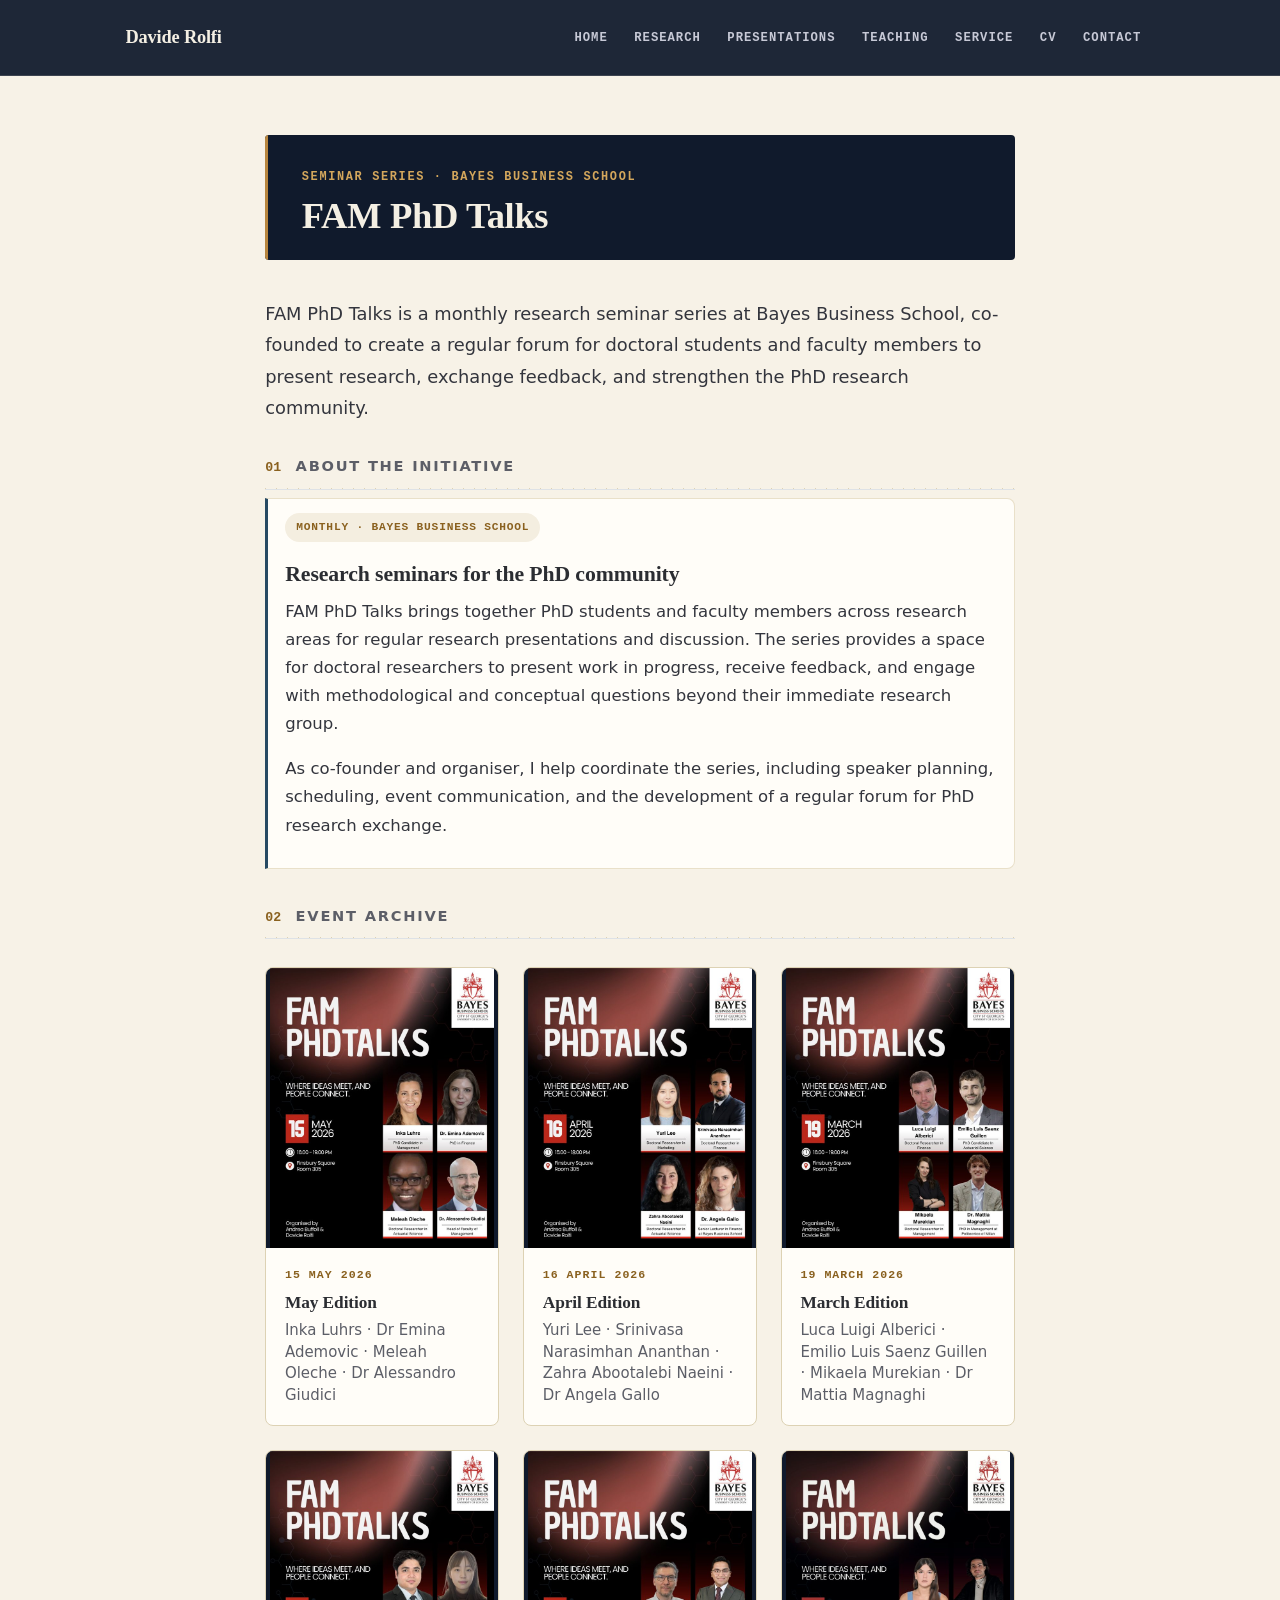
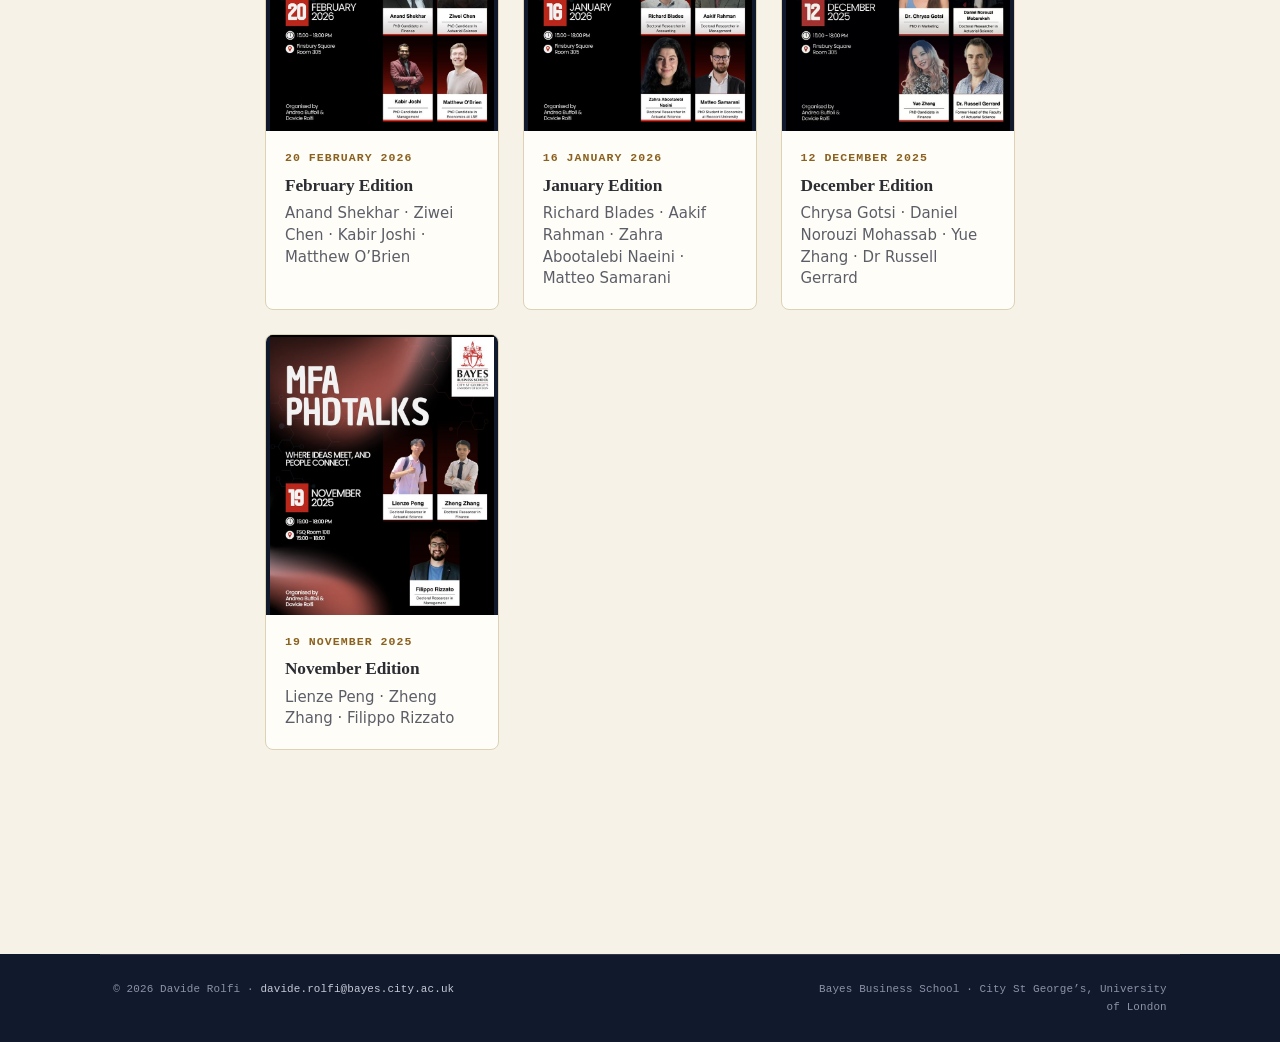
<file: fam.html>
<!DOCTYPE html>
<html xmlns="http://www.w3.org/1999/xhtml" lang="en" xml:lang="en"><head>

<meta charset="utf-8">
<meta name="generator" content="quarto-1.9.37">

<meta name="viewport" content="width=device-width, initial-scale=1.0, user-scalable=yes">


<title>FAM PhD Talks — Davide Rolfi – Davide Rolfi</title>
<style>
/* Default styles provided by pandoc.
** See https://pandoc.org/MANUAL.html#variables-for-html for config info.
*/
code{white-space: pre-wrap;}
span.smallcaps{font-variant: small-caps;}
div.columns{display: flex; gap: min(4vw, 1.5em);}
div.column{flex: auto; overflow-x: auto;}
div.hanging-indent{margin-left: 1.5em; text-indent: -1.5em;}
ul.task-list{list-style: none;}
ul.task-list li input[type="checkbox"] {
  width: 0.8em;
  margin: 0 0.8em 0.2em -1em; /* quarto-specific, see https://github.com/quarto-dev/quarto-cli/issues/4556 */ 
  vertical-align: middle;
}
</style>


<script src="site_libs/quarto-nav/quarto-nav.js"></script>
<link href="./favicon.svg" rel="icon" type="image/svg+xml">
<script src="site_libs/clipboard/clipboard.min.js"></script>
<script src="site_libs/quarto-html/quarto.js" type="module"></script>
<script src="site_libs/quarto-html/tabsets/tabsets.js" type="module"></script>
<script src="site_libs/quarto-html/popper.min.js"></script>
<script src="site_libs/quarto-html/tippy.umd.min.js"></script>
<link href="site_libs/quarto-html/tippy.css" rel="stylesheet">
<link href="site_libs/quarto-html/quarto-syntax-highlighting-7f8f88aac4f3542376d5c11b86a4c14d.css" rel="stylesheet" id="quarto-text-highlighting-styles">
<script src="site_libs/bootstrap/bootstrap.min.js"></script>
<link href="site_libs/bootstrap/bootstrap-icons.css" rel="stylesheet">
<link href="site_libs/bootstrap/bootstrap-45431c2918bd31147ddb3fa7038bb99f.min.css" rel="stylesheet" append-hash="true" id="quarto-bootstrap" data-mode="light">
<script id="quarto-search-options" type="application/json">{
  "language": {
    "search-no-results-text": "No results",
    "search-matching-documents-text": "matching documents",
    "search-copy-link-title": "Copy link to search",
    "search-hide-matches-text": "Hide additional matches",
    "search-more-match-text": "more match in this document",
    "search-more-matches-text": "more matches in this document",
    "search-clear-button-title": "Clear",
    "search-text-placeholder": "",
    "search-detached-cancel-button-title": "Cancel",
    "search-submit-button-title": "Submit",
    "search-label": "Search"
  }
}</script>
<style>html{ scroll-behavior: smooth; }</style>


<link rel="stylesheet" href="styles.css">
<meta property="og:title" content="FAM PhD Talks — Davide Rolfi">
<meta property="og:description" content="PhD Candidate in Actuarial Science at Bayes Business School, City St George’s, University of London.">
<meta property="og:image" content="images/og-image.png">
<meta property="og:site_name" content="Davide Rolfi">
<meta property="og:locale" content="en_GB">
<meta name="twitter:title" content="FAM PhD Talks — Davide Rolfi">
<meta name="twitter:description" content="PhD Candidate in Actuarial Science at Bayes Business School, City St George’s, University of London.">
<meta name="twitter:image" content="images/og-image.png">
<meta name="twitter:card" content="summary_large_image">
</head>

<body class="nav-fixed fullcontent quarto-light">

<div id="quarto-search-results"></div>
  <header id="quarto-header" class="headroom fixed-top">
    <nav class="navbar navbar-expand-lg " data-bs-theme="dark">
      <div class="navbar-container container-fluid">
      <div class="navbar-brand-container mx-auto">
    <a class="navbar-brand" href="./index.html">
    <span class="navbar-title">Davide Rolfi</span>
    </a>
  </div>
          <button class="navbar-toggler" type="button" data-bs-toggle="collapse" data-bs-target="#navbarCollapse" aria-controls="navbarCollapse" role="menu" aria-expanded="false" aria-label="Toggle navigation" onclick="if (window.quartoToggleHeadroom) { window.quartoToggleHeadroom(); }">
  <span class="navbar-toggler-icon"></span>
</button>
          <div class="collapse navbar-collapse" id="navbarCollapse">
            <ul class="navbar-nav navbar-nav-scroll ms-auto">
  <li class="nav-item">
    <a class="nav-link" href="./index.html"> 
<span class="menu-text">Home</span></a>
  </li>  
  <li class="nav-item">
    <a class="nav-link" href="./research.html"> 
<span class="menu-text">Research</span></a>
  </li>  
  <li class="nav-item">
    <a class="nav-link" href="./presentations.html"> 
<span class="menu-text">Presentations</span></a>
  </li>  
  <li class="nav-item">
    <a class="nav-link" href="./teaching.html"> 
<span class="menu-text">Teaching</span></a>
  </li>  
  <li class="nav-item">
    <a class="nav-link" href="./service.html"> 
<span class="menu-text">Service</span></a>
  </li>  
  <li class="nav-item">
    <a class="nav-link" href="./cv.html"> 
<span class="menu-text">CV</span></a>
  </li>  
  <li class="nav-item">
    <a class="nav-link" href="./contact.html"> 
<span class="menu-text">Contact</span></a>
  </li>  
</ul>
          </div> <!-- /navcollapse -->
            <div class="quarto-navbar-tools">
</div>
      </div> <!-- /container-fluid -->
    </nav>
</header>
<!-- content -->
<div id="quarto-content" class="quarto-container page-columns page-rows-contents page-layout-article page-navbar">
<!-- sidebar -->
<!-- margin-sidebar -->
    
<!-- main -->
<main class="content" id="quarto-document-content"><header id="title-block-header" class="quarto-title-block"></header>




<div class="page-header">
<p class="page-kicker">
Seminar Series · Bayes Business School
</p>
<section id="fam-phd-talks" class="level1">
<h1>FAM PhD Talks</h1>
</section>
</div>
<p class="page-intro">
FAM PhD Talks is a monthly research seminar series at Bayes Business School, co-founded to create a regular forum for doctoral students and faculty members to present research, exchange feedback, and strengthen the PhD research community.
</p>
<section id="about-the-initiative" class="level2">
<h2 data-anchor-id="about-the-initiative">About the Initiative</h2>
<div class="paper-card featured-paper">
<p><span class="paper-label">Monthly · Bayes Business School</span></p>
<section id="research-seminars-for-the-phd-community" class="level3">
<h3 data-anchor-id="research-seminars-for-the-phd-community">Research seminars for the PhD community</h3>
<p>FAM PhD Talks brings together PhD students and faculty members across research areas for regular research presentations and discussion. The series provides a space for doctoral researchers to present work in progress, receive feedback, and engage with methodological and conceptual questions beyond their immediate research group.</p>
<p>As co-founder and organiser, I help coordinate the series, including speaker planning, scheduling, event communication, and the development of a regular forum for PhD research exchange.</p>
</section>
</div>
</section>
<section id="event-archive" class="level2">
<h2 data-anchor-id="event-archive">Event Archive</h2>
<div class="event-grid">
<div class="event-card">
<a href="images/fam/fam-2026-may.pdf"> <img src="images/fam/fam-2026-may.jpg" alt="FAM PhD Talks · May 2026 flyer" loading="lazy"> </a>
<div class="event-card-text">
<p class="event-date">
15 May 2026
</p>
<h3>
May Edition
</h3>
<p class="event-speakers">
Inka Luhrs · Dr Emina Ademovic · Meleah Oleche · Dr Alessandro Giudici
</p>
</div>
</div>
<div class="event-card">
<a href="images/fam/fam-2026-april.pdf"> <img src="images/fam/fam-2026-april.jpg" alt="FAM PhD Talks · April 2026 flyer" loading="lazy"> </a>
<div class="event-card-text">
<p class="event-date">
16 April 2026
</p>
<h3>
April Edition
</h3>
<p class="event-speakers">
Yuri Lee · Srinivasa Narasimhan Ananthan · Zahra Abootalebi Naeini · Dr Angela Gallo
</p>
</div>
</div>
<div class="event-card">
<a href="images/fam/fam-2026-march.pdf"> <img src="images/fam/fam-2026-march.jpg" alt="FAM PhD Talks · March 2026 flyer" loading="lazy"> </a>
<div class="event-card-text">
<p class="event-date">
19 March 2026
</p>
<h3>
March Edition
</h3>
<p class="event-speakers">
Luca Luigi Alberici · Emilio Luis Saenz Guillen · Mikaela Murekian · Dr Mattia Magnaghi
</p>
</div>
</div>
<div class="event-card">
<a href="images/fam/fam-2026-february.pdf"> <img src="images/fam/fam-2026-february.jpg" alt="FAM PhD Talks · February 2026 flyer" loading="lazy"> </a>
<div class="event-card-text">
<p class="event-date">
20 February 2026
</p>
<h3>
February Edition
</h3>
<p class="event-speakers">
Anand Shekhar · Ziwei Chen · Kabir Joshi · Matthew O’Brien
</p>
</div>
</div>
<div class="event-card">
<a href="images/fam/fam-2026-january.pdf"> <img src="images/fam/fam-2026-january.jpg" alt="FAM PhD Talks · January 2026 flyer" loading="lazy"> </a>
<div class="event-card-text">
<p class="event-date">
16 January 2026
</p>
<h3>
January Edition
</h3>
<p class="event-speakers">
Richard Blades · Aakif Rahman · Zahra Abootalebi Naeini · Matteo Samarani
</p>
</div>
</div>
<div class="event-card">
<a href="images/fam/fam-2025-december.pdf"> <img src="images/fam/fam-2025-december.jpg" alt="FAM PhD Talks · December 2025 flyer" loading="lazy"> </a>
<div class="event-card-text">
<p class="event-date">
12 December 2025
</p>
<h3>
December Edition
</h3>
<p class="event-speakers">
Chrysa Gotsi · Daniel Norouzi Mohassab · Yue Zhang · Dr Russell Gerrard
</p>
</div>
</div>
<div class="event-card">
<a href="images/fam/fam-2025-november.pdf"> <img src="images/fam/fam-2025-november.jpg" alt="FAM PhD Talks · November 2025 flyer" loading="lazy"> </a>
<div class="event-card-text">
<p class="event-date">
19 November 2025
</p>
<h3>
November Edition
</h3>
<p class="event-speakers">
Lienze Peng · Zheng Zhang · Filippo Rizzato
</p>
</div>
</div>
</div>


</section>

</main> <!-- /main -->
<script id="quarto-html-after-body" type="application/javascript">
  window.document.addEventListener("DOMContentLoaded", function (event) {
    const isCodeAnnotation = (el) => {
      for (const clz of el.classList) {
        if (clz.startsWith('code-annotation-')) {                     
          return true;
        }
      }
      return false;
    }
    const onCopySuccess = function(e) {
      // button target
      const button = e.trigger;
      // don't keep focus
      button.blur();
      // flash "checked"
      button.classList.add('code-copy-button-checked');
      var currentTitle = button.getAttribute("title");
      button.setAttribute("title", "Copied!");
      let tooltip;
      if (window.bootstrap) {
        button.setAttribute("data-bs-toggle", "tooltip");
        button.setAttribute("data-bs-placement", "left");
        button.setAttribute("data-bs-title", "Copied!");
        tooltip = new bootstrap.Tooltip(button, 
          { trigger: "manual", 
            customClass: "code-copy-button-tooltip",
            offset: [0, -8]});
        tooltip.show();    
      }
      setTimeout(function() {
        if (tooltip) {
          tooltip.hide();
          button.removeAttribute("data-bs-title");
          button.removeAttribute("data-bs-toggle");
          button.removeAttribute("data-bs-placement");
        }
        button.setAttribute("title", currentTitle);
        button.classList.remove('code-copy-button-checked');
      }, 1000);
      // clear code selection
      e.clearSelection();
    }
    const getTextToCopy = function(trigger) {
      const outerScaffold = trigger.parentElement.cloneNode(true);
      const codeEl = outerScaffold.querySelector('code');
      for (const childEl of codeEl.children) {
        if (isCodeAnnotation(childEl)) {
          childEl.remove();
        }
      }
      return codeEl.innerText;
    }
    const clipboard = new window.ClipboardJS('.code-copy-button:not([data-in-quarto-modal])', {
      text: getTextToCopy
    });
    clipboard.on('success', onCopySuccess);
    if (window.document.getElementById('quarto-embedded-source-code-modal')) {
      const clipboardModal = new window.ClipboardJS('.code-copy-button[data-in-quarto-modal]', {
        text: getTextToCopy,
        container: window.document.getElementById('quarto-embedded-source-code-modal')
      });
      clipboardModal.on('success', onCopySuccess);
    }
      var localhostRegex = new RegExp(/^(?:http|https):\/\/localhost\:?[0-9]*\//);
      var mailtoRegex = new RegExp(/^mailto:/);
        var filterRegex = new RegExp('/' + window.location.host + '/');
      var isInternal = (href) => {
          return filterRegex.test(href) || localhostRegex.test(href) || mailtoRegex.test(href);
      }
      // Inspect non-navigation links and adorn them if external
     var links = window.document.querySelectorAll('a[href]:not(.nav-link):not(.navbar-brand):not(.toc-action):not(.sidebar-link):not(.sidebar-item-toggle):not(.pagination-link):not(.no-external):not([aria-hidden]):not(.dropdown-item):not(.quarto-navigation-tool):not(.about-link)');
      for (var i=0; i<links.length; i++) {
        const link = links[i];
        if (!isInternal(link.href)) {
          // undo the damage that might have been done by quarto-nav.js in the case of
          // links that we want to consider external
          if (link.dataset.originalHref !== undefined) {
            link.href = link.dataset.originalHref;
          }
            // target, if specified
            link.setAttribute("target", "_blank");
            if (link.getAttribute("rel") === null) {
              link.setAttribute("rel", "noopener");
            }
        }
      }
    function tippyHover(el, contentFn, onTriggerFn, onUntriggerFn) {
      const config = {
        allowHTML: true,
        maxWidth: 500,
        delay: 100,
        arrow: false,
        appendTo: function(el) {
            return el.parentElement;
        },
        interactive: true,
        interactiveBorder: 10,
        theme: 'quarto',
        placement: 'bottom-start',
      };
      if (contentFn) {
        config.content = contentFn;
      }
      if (onTriggerFn) {
        config.onTrigger = onTriggerFn;
      }
      if (onUntriggerFn) {
        config.onUntrigger = onUntriggerFn;
      }
      window.tippy(el, config); 
    }
    const noterefs = window.document.querySelectorAll('a[role="doc-noteref"]');
    for (var i=0; i<noterefs.length; i++) {
      const ref = noterefs[i];
      tippyHover(ref, function() {
        // use id or data attribute instead here
        let href = ref.getAttribute('data-footnote-href') || ref.getAttribute('href');
        try { href = new URL(href).hash; } catch {}
        const id = href.replace(/^#\/?/, "");
        const note = window.document.getElementById(id);
        if (note) {
          return note.innerHTML;
        } else {
          return "";
        }
      });
    }
    const xrefs = window.document.querySelectorAll('a.quarto-xref');
    const processXRef = (id, note) => {
      // Strip column container classes
      const stripColumnClz = (el) => {
        el.classList.remove("page-full", "page-columns");
        if (el.children) {
          for (const child of el.children) {
            stripColumnClz(child);
          }
        }
      }
      stripColumnClz(note)
      if (id === null || id.startsWith('sec-')) {
        // Special case sections, only their first couple elements
        const container = document.createElement("div");
        if (note.children && note.children.length > 2) {
          container.appendChild(note.children[0].cloneNode(true));
          for (let i = 1; i < note.children.length; i++) {
            const child = note.children[i];
            if (child.tagName === "P" && child.innerText === "") {
              continue;
            } else {
              container.appendChild(child.cloneNode(true));
              break;
            }
          }
          if (window.Quarto?.typesetMath) {
            window.Quarto.typesetMath(container);
          }
          return container.innerHTML
        } else {
          if (window.Quarto?.typesetMath) {
            window.Quarto.typesetMath(note);
          }
          return note.innerHTML;
        }
      } else {
        // Remove any anchor links if they are present
        const anchorLink = note.querySelector('a.anchorjs-link');
        if (anchorLink) {
          anchorLink.remove();
        }
        if (window.Quarto?.typesetMath) {
          window.Quarto.typesetMath(note);
        }
        if (note.classList.contains("callout")) {
          return note.outerHTML;
        } else {
          return note.innerHTML;
        }
      }
    }
    for (var i=0; i<xrefs.length; i++) {
      const xref = xrefs[i];
      tippyHover(xref, undefined, function(instance) {
        instance.disable();
        let url = xref.getAttribute('href');
        let hash = undefined; 
        if (url.startsWith('#')) {
          hash = url;
        } else {
          try { hash = new URL(url).hash; } catch {}
        }
        if (hash) {
          const id = hash.replace(/^#\/?/, "");
          const note = window.document.getElementById(id);
          if (note !== null) {
            try {
              const html = processXRef(id, note.cloneNode(true));
              instance.setContent(html);
            } finally {
              instance.enable();
              instance.show();
            }
          } else {
            // See if we can fetch this
            fetch(url.split('#')[0])
            .then(res => res.text())
            .then(html => {
              const parser = new DOMParser();
              const htmlDoc = parser.parseFromString(html, "text/html");
              const note = htmlDoc.getElementById(id);
              if (note !== null) {
                const html = processXRef(id, note);
                instance.setContent(html);
              } 
            }).finally(() => {
              instance.enable();
              instance.show();
            });
          }
        } else {
          // See if we can fetch a full url (with no hash to target)
          // This is a special case and we should probably do some content thinning / targeting
          fetch(url)
          .then(res => res.text())
          .then(html => {
            const parser = new DOMParser();
            const htmlDoc = parser.parseFromString(html, "text/html");
            const note = htmlDoc.querySelector('main.content');
            if (note !== null) {
              // This should only happen for chapter cross references
              // (since there is no id in the URL)
              // remove the first header
              if (note.children.length > 0 && note.children[0].tagName === "HEADER") {
                note.children[0].remove();
              }
              const html = processXRef(null, note);
              instance.setContent(html);
            } 
          }).finally(() => {
            instance.enable();
            instance.show();
          });
        }
      }, function(instance) {
      });
    }
        let selectedAnnoteEl;
        const selectorForAnnotation = ( cell, annotation) => {
          let cellAttr = 'data-code-cell="' + cell + '"';
          let lineAttr = 'data-code-annotation="' +  annotation + '"';
          const selector = 'span[' + cellAttr + '][' + lineAttr + ']';
          return selector;
        }
        const selectCodeLines = (annoteEl) => {
          const doc = window.document;
          const targetCell = annoteEl.getAttribute("data-target-cell");
          const targetAnnotation = annoteEl.getAttribute("data-target-annotation");
          const annoteSpan = window.document.querySelector(selectorForAnnotation(targetCell, targetAnnotation));
          const lines = annoteSpan.getAttribute("data-code-lines").split(",");
          const lineIds = lines.map((line) => {
            return targetCell + "-" + line;
          })
          let top = null;
          let height = null;
          let parent = null;
          if (lineIds.length > 0) {
              //compute the position of the single el (top and bottom and make a div)
              const el = window.document.getElementById(lineIds[0]);
              top = el.offsetTop;
              height = el.offsetHeight;
              parent = el.parentElement.parentElement;
            if (lineIds.length > 1) {
              const lastEl = window.document.getElementById(lineIds[lineIds.length - 1]);
              const bottom = lastEl.offsetTop + lastEl.offsetHeight;
              height = bottom - top;
            }
            if (top !== null && height !== null && parent !== null) {
              // cook up a div (if necessary) and position it 
              let div = window.document.getElementById("code-annotation-line-highlight");
              if (div === null) {
                div = window.document.createElement("div");
                div.setAttribute("id", "code-annotation-line-highlight");
                div.style.position = 'absolute';
                parent.appendChild(div);
              }
              div.style.top = top - 2 + "px";
              div.style.height = height + 4 + "px";
              div.style.left = 0;
              let gutterDiv = window.document.getElementById("code-annotation-line-highlight-gutter");
              if (gutterDiv === null) {
                gutterDiv = window.document.createElement("div");
                gutterDiv.setAttribute("id", "code-annotation-line-highlight-gutter");
                gutterDiv.style.position = 'absolute';
                const codeCell = window.document.getElementById(targetCell);
                const gutter = codeCell.querySelector('.code-annotation-gutter');
                gutter.appendChild(gutterDiv);
              }
              gutterDiv.style.top = top - 2 + "px";
              gutterDiv.style.height = height + 4 + "px";
            }
            selectedAnnoteEl = annoteEl;
          }
        };
        const unselectCodeLines = () => {
          const elementsIds = ["code-annotation-line-highlight", "code-annotation-line-highlight-gutter"];
          elementsIds.forEach((elId) => {
            const div = window.document.getElementById(elId);
            if (div) {
              div.remove();
            }
          });
          selectedAnnoteEl = undefined;
        };
          // Handle positioning of the toggle
      window.addEventListener(
        "resize",
        throttle(() => {
          elRect = undefined;
          if (selectedAnnoteEl) {
            selectCodeLines(selectedAnnoteEl);
          }
        }, 10)
      );
      function throttle(fn, ms) {
      let throttle = false;
      let timer;
        return (...args) => {
          if(!throttle) { // first call gets through
              fn.apply(this, args);
              throttle = true;
          } else { // all the others get throttled
              if(timer) clearTimeout(timer); // cancel #2
              timer = setTimeout(() => {
                fn.apply(this, args);
                timer = throttle = false;
              }, ms);
          }
        };
      }
        // Attach click handler to the DT
        const annoteDls = window.document.querySelectorAll('dt[data-target-cell]');
        for (const annoteDlNode of annoteDls) {
          annoteDlNode.addEventListener('click', (event) => {
            const clickedEl = event.target;
            if (clickedEl !== selectedAnnoteEl) {
              unselectCodeLines();
              const activeEl = window.document.querySelector('dt[data-target-cell].code-annotation-active');
              if (activeEl) {
                activeEl.classList.remove('code-annotation-active');
              }
              selectCodeLines(clickedEl);
              clickedEl.classList.add('code-annotation-active');
            } else {
              // Unselect the line
              unselectCodeLines();
              clickedEl.classList.remove('code-annotation-active');
            }
          });
        }
    const findCites = (el) => {
      const parentEl = el.parentElement;
      if (parentEl) {
        const cites = parentEl.dataset.cites;
        if (cites) {
          return {
            el,
            cites: cites.split(' ')
          };
        } else {
          return findCites(el.parentElement)
        }
      } else {
        return undefined;
      }
    };
    var bibliorefs = window.document.querySelectorAll('a[role="doc-biblioref"]');
    for (var i=0; i<bibliorefs.length; i++) {
      const ref = bibliorefs[i];
      const citeInfo = findCites(ref);
      if (citeInfo) {
        tippyHover(citeInfo.el, function() {
          var popup = window.document.createElement('div');
          citeInfo.cites.forEach(function(cite) {
            var citeDiv = window.document.createElement('div');
            citeDiv.classList.add('hanging-indent');
            citeDiv.classList.add('csl-entry');
            var biblioDiv = window.document.getElementById('ref-' + cite);
            if (biblioDiv) {
              citeDiv.innerHTML = biblioDiv.innerHTML;
            }
            popup.appendChild(citeDiv);
          });
          return popup.innerHTML;
        });
      }
    }
  });
  </script>
</div> <!-- /content -->
<footer class="footer">
  <div class="nav-footer">
    <div class="nav-footer-left">
<p>© 2026 Davide Rolfi · <a href="mailto:davide.rolfi@bayes.city.ac.uk">davide.rolfi@bayes.city.ac.uk</a></p>
</div>   
    <div class="nav-footer-center">
      &nbsp;
    </div>
    <div class="nav-footer-right">
<p>Bayes Business School · City St George’s, University of London</p>
</div>
  </div>
</footer>




<script src="site_libs/quarto-html/zenscroll-min.js"></script>
</body></html>
</file>
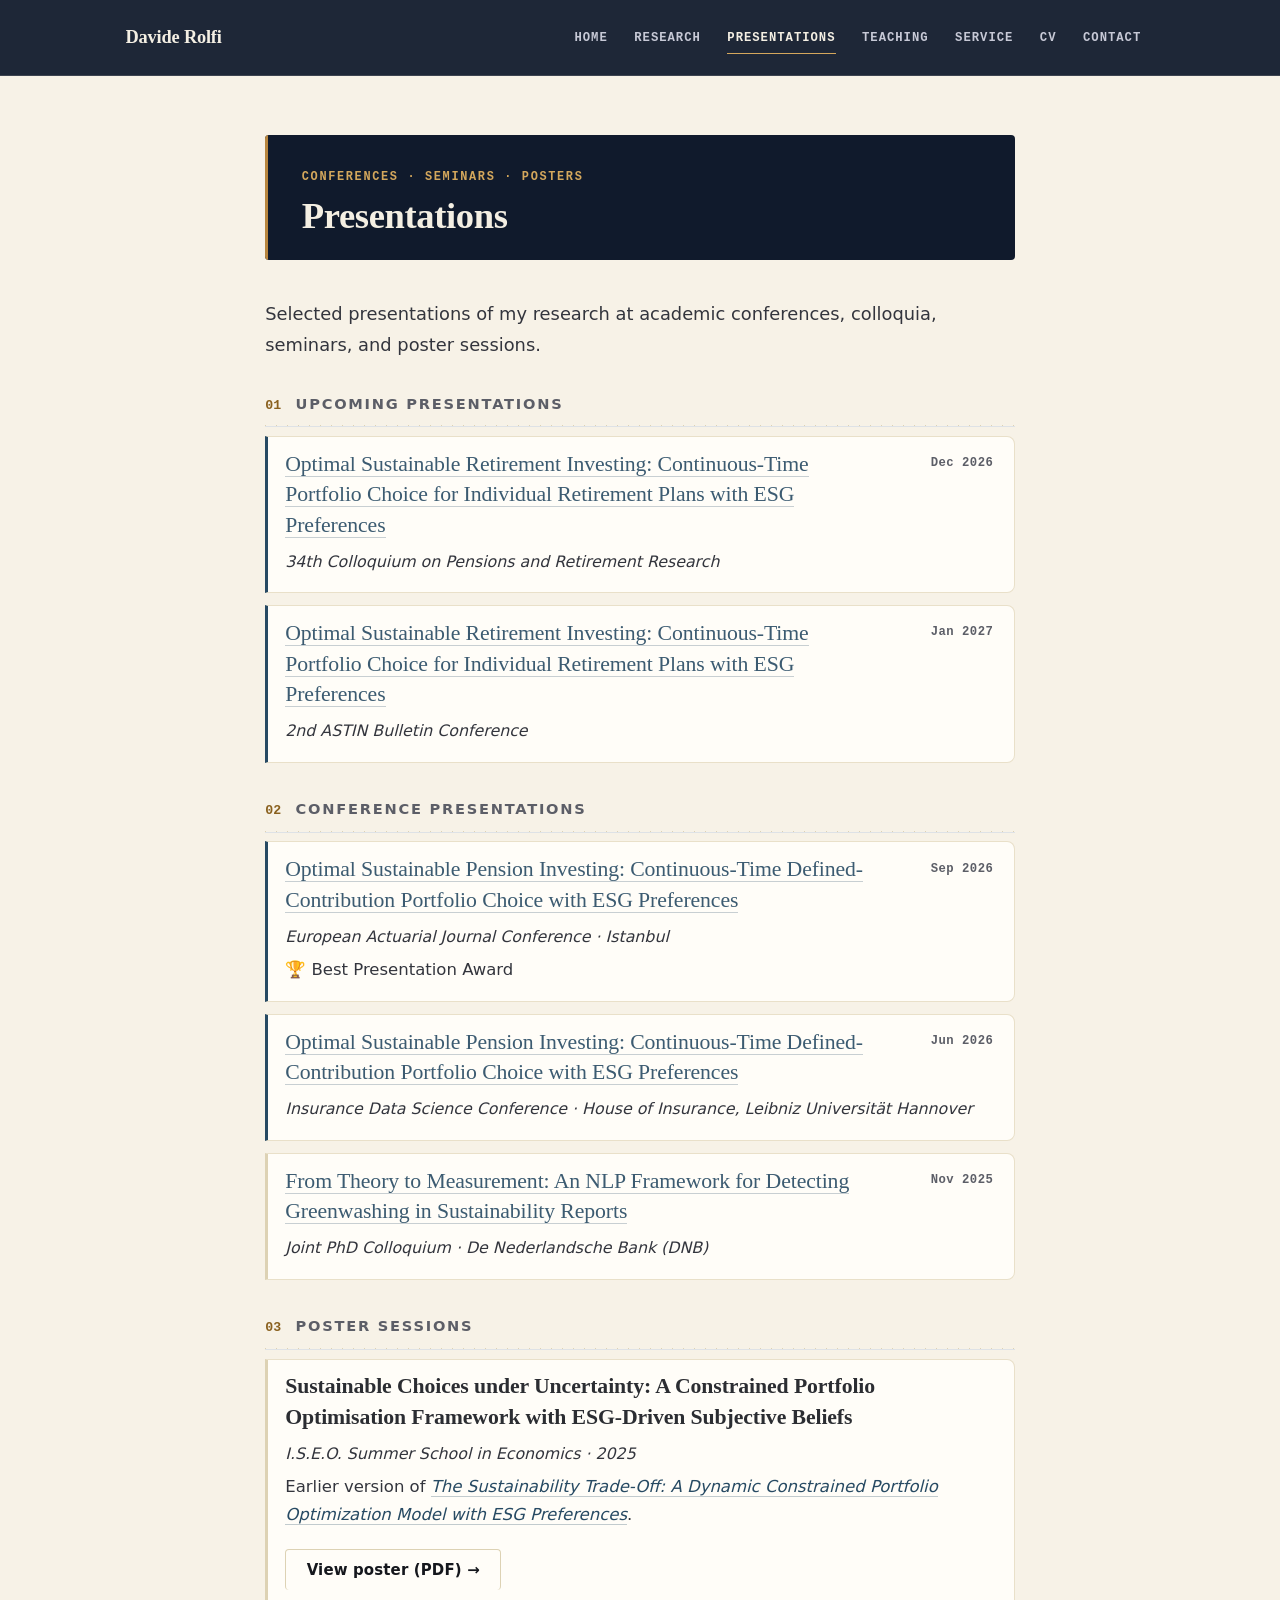
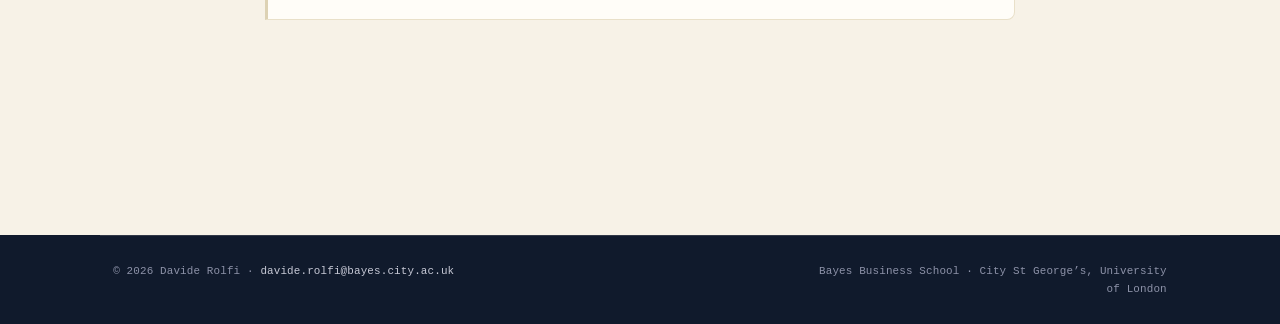
<file: presentations.html>
<!DOCTYPE html>
<html xmlns="http://www.w3.org/1999/xhtml" lang="en" xml:lang="en"><head>

<meta charset="utf-8">
<meta name="generator" content="quarto-1.9.37">

<meta name="viewport" content="width=device-width, initial-scale=1.0, user-scalable=yes">


<title>Presentations — Davide Rolfi – Davide Rolfi</title>
<style>
/* Default styles provided by pandoc.
** See https://pandoc.org/MANUAL.html#variables-for-html for config info.
*/
code{white-space: pre-wrap;}
span.smallcaps{font-variant: small-caps;}
div.columns{display: flex; gap: min(4vw, 1.5em);}
div.column{flex: auto; overflow-x: auto;}
div.hanging-indent{margin-left: 1.5em; text-indent: -1.5em;}
ul.task-list{list-style: none;}
ul.task-list li input[type="checkbox"] {
  width: 0.8em;
  margin: 0 0.8em 0.2em -1em; /* quarto-specific, see https://github.com/quarto-dev/quarto-cli/issues/4556 */ 
  vertical-align: middle;
}
</style>


<script src="site_libs/quarto-nav/quarto-nav.js"></script>
<link href="./favicon.svg" rel="icon" type="image/svg+xml">
<script src="site_libs/clipboard/clipboard.min.js"></script>
<script src="site_libs/quarto-html/quarto.js" type="module"></script>
<script src="site_libs/quarto-html/tabsets/tabsets.js" type="module"></script>
<script src="site_libs/quarto-html/popper.min.js"></script>
<script src="site_libs/quarto-html/tippy.umd.min.js"></script>
<link href="site_libs/quarto-html/tippy.css" rel="stylesheet">
<link href="site_libs/quarto-html/quarto-syntax-highlighting-7f8f88aac4f3542376d5c11b86a4c14d.css" rel="stylesheet" id="quarto-text-highlighting-styles">
<script src="site_libs/bootstrap/bootstrap.min.js"></script>
<link href="site_libs/bootstrap/bootstrap-icons.css" rel="stylesheet">
<link href="site_libs/bootstrap/bootstrap-45431c2918bd31147ddb3fa7038bb99f.min.css" rel="stylesheet" append-hash="true" id="quarto-bootstrap" data-mode="light">
<script id="quarto-search-options" type="application/json">{
  "language": {
    "search-no-results-text": "No results",
    "search-matching-documents-text": "matching documents",
    "search-copy-link-title": "Copy link to search",
    "search-hide-matches-text": "Hide additional matches",
    "search-more-match-text": "more match in this document",
    "search-more-matches-text": "more matches in this document",
    "search-clear-button-title": "Clear",
    "search-text-placeholder": "",
    "search-detached-cancel-button-title": "Cancel",
    "search-submit-button-title": "Submit",
    "search-label": "Search"
  }
}</script>
<style>html{ scroll-behavior: smooth; }</style>


<link rel="stylesheet" href="styles.css">
<meta property="og:title" content="Presentations — Davide Rolfi">
<meta property="og:description" content="PhD Candidate in Actuarial Science at Bayes Business School, City St George’s, University of London.">
<meta property="og:image" content="images/og-image.png">
<meta property="og:site_name" content="Davide Rolfi">
<meta property="og:locale" content="en_GB">
<meta name="twitter:title" content="Presentations — Davide Rolfi">
<meta name="twitter:description" content="PhD Candidate in Actuarial Science at Bayes Business School, City St George’s, University of London.">
<meta name="twitter:image" content="images/og-image.png">
<meta name="twitter:card" content="summary_large_image">
</head>

<body class="nav-fixed fullcontent quarto-light">

<div id="quarto-search-results"></div>
  <header id="quarto-header" class="headroom fixed-top">
    <nav class="navbar navbar-expand-lg " data-bs-theme="dark">
      <div class="navbar-container container-fluid">
      <div class="navbar-brand-container mx-auto">
    <a class="navbar-brand" href="./index.html">
    <span class="navbar-title">Davide Rolfi</span>
    </a>
  </div>
          <button class="navbar-toggler" type="button" data-bs-toggle="collapse" data-bs-target="#navbarCollapse" aria-controls="navbarCollapse" role="menu" aria-expanded="false" aria-label="Toggle navigation" onclick="if (window.quartoToggleHeadroom) { window.quartoToggleHeadroom(); }">
  <span class="navbar-toggler-icon"></span>
</button>
          <div class="collapse navbar-collapse" id="navbarCollapse">
            <ul class="navbar-nav navbar-nav-scroll ms-auto">
  <li class="nav-item">
    <a class="nav-link" href="./index.html"> 
<span class="menu-text">Home</span></a>
  </li>  
  <li class="nav-item">
    <a class="nav-link" href="./research.html"> 
<span class="menu-text">Research</span></a>
  </li>  
  <li class="nav-item">
    <a class="nav-link active" href="./presentations.html" aria-current="page"> 
<span class="menu-text">Presentations</span></a>
  </li>  
  <li class="nav-item">
    <a class="nav-link" href="./teaching.html"> 
<span class="menu-text">Teaching</span></a>
  </li>  
  <li class="nav-item">
    <a class="nav-link" href="./service.html"> 
<span class="menu-text">Service</span></a>
  </li>  
  <li class="nav-item">
    <a class="nav-link" href="./cv.html"> 
<span class="menu-text">CV</span></a>
  </li>  
  <li class="nav-item">
    <a class="nav-link" href="./contact.html"> 
<span class="menu-text">Contact</span></a>
  </li>  
</ul>
          </div> <!-- /navcollapse -->
            <div class="quarto-navbar-tools">
</div>
      </div> <!-- /container-fluid -->
    </nav>
</header>
<!-- content -->
<div id="quarto-content" class="quarto-container page-columns page-rows-contents page-layout-article page-navbar">
<!-- sidebar -->
<!-- margin-sidebar -->
    
<!-- main -->
<main class="content" id="quarto-document-content"><header id="title-block-header" class="quarto-title-block"></header>




<style>
/* Overrides for the existing styles.css. */
.navbar-toggler-icon {
  filter: none;
}

@media (max-width: 900px) {
  .presentation-card .presentation-date {
    position: static;
    margin: 0 0 0.6rem;
  }

  .presentation-card h3 {
    padding-right: 0;
    overflow-wrap: break-word;
  }
}
</style>
<div class="page-header">
<p class="page-kicker">
Conferences · Seminars · Posters
</p>
<section id="presentations" class="level1">
<h1>Presentations</h1>
</section>
</div>
<p class="page-intro">
Selected presentations of my research at academic conferences, colloquia, seminars, and poster sessions.
</p>
<section id="upcoming-presentations" class="level2">
<h2 data-anchor-id="upcoming-presentations">Upcoming Presentations</h2>
<div class="paper-card featured-paper presentation-card">
<p class="presentation-date">
Dec 2026
</p>
<section id="optimal-sustainable-retirement-investing-continuous-time-portfolio-choice-for-individual-retirement-plans-with-esg-preferences" class="level3">
<h3 data-anchor-id="optimal-sustainable-retirement-investing-continuous-time-portfolio-choice-for-individual-retirement-plans-with-esg-preferences"><a href="research.html#current-paper">Optimal Sustainable Retirement Investing: Continuous-Time Portfolio Choice for Individual Retirement Plans with ESG Preferences</a></h3>
<p class="paper-meta">
34th Colloquium on Pensions and Retirement Research
</p>
</section>
</div>
<div class="paper-card featured-paper presentation-card">
<p class="presentation-date">
Jan 2027
</p>
<section id="optimal-sustainable-retirement-investing-continuous-time-portfolio-choice-for-individual-retirement-plans-with-esg-preferences-1" class="level3">
<h3 data-anchor-id="optimal-sustainable-retirement-investing-continuous-time-portfolio-choice-for-individual-retirement-plans-with-esg-preferences-1"><a href="research.html#current-paper">Optimal Sustainable Retirement Investing: Continuous-Time Portfolio Choice for Individual Retirement Plans with ESG Preferences</a></h3>
<p class="paper-meta">
2nd ASTIN Bulletin Conference
</p>
</section>
</div>
</section>
<section id="conference-presentations" class="level2">
<h2 data-anchor-id="conference-presentations">Conference Presentations</h2>
<div class="paper-card featured-paper presentation-card">
<p class="presentation-date">
Sep 2026
</p>
<section id="eaj-2026" class="level3">
<h3 data-anchor-id="eaj-2026"><a href="research.html#current-paper">Optimal Sustainable Pension Investing: Continuous-Time Defined-Contribution Portfolio Choice with ESG Preferences</a></h3>
<p class="paper-meta">
European Actuarial Journal Conference · Istanbul
</p>
<p class="award-text">
🏆 Best Presentation Award
</p>
</section>
</div>
<div class="paper-card featured-paper presentation-card">
<p class="presentation-date">
Jun 2026
</p>
<section id="optimal-sustainable-pension-investing-continuous-time-defined-contribution-portfolio-choice-with-esg-preferences" class="level3">
<h3 data-anchor-id="optimal-sustainable-pension-investing-continuous-time-defined-contribution-portfolio-choice-with-esg-preferences"><a href="research.html#current-paper">Optimal Sustainable Pension Investing: Continuous-Time Defined-Contribution Portfolio Choice with ESG Preferences</a></h3>
<p class="paper-meta">
Insurance Data Science Conference · House of Insurance, Leibniz Universität Hannover
</p>
</section>
</div>
<div class="paper-card presentation-card">
<p class="presentation-date">
Nov 2025
</p>
<section id="from-theory-to-measurement-an-nlp-framework-for-detecting-greenwashing-in-sustainability-reports" class="level3">
<h3 data-anchor-id="from-theory-to-measurement-an-nlp-framework-for-detecting-greenwashing-in-sustainability-reports"><a href="research.html#nlp-greenwashing">From Theory to Measurement: An NLP Framework for Detecting Greenwashing in Sustainability Reports</a></h3>
<p class="paper-meta">
Joint PhD Colloquium · De Nederlandsche Bank (DNB)
</p>
</section>
</div>
</section>
<section id="poster-sessions" class="level2">
<h2 data-anchor-id="poster-sessions">Poster Sessions</h2>
<section id="sustainable-choices-under-uncertainty-a-constrained-portfolio-optimisation-framework-with-esg-driven-subjective-beliefs" class="level3 paper-card">
<h3 data-anchor-id="sustainable-choices-under-uncertainty-a-constrained-portfolio-optimisation-framework-with-esg-driven-subjective-beliefs">Sustainable Choices under Uncertainty: A Constrained Portfolio Optimisation Framework with ESG-Driven Subjective Beliefs</h3>
<p class="paper-meta">
I.S.E.O. Summer School in Economics · 2025
</p>
<p class="muted-text">
Earlier version of <a href="research.html#sustainability-trade-off"><em>The Sustainability Trade-Off: A Dynamic Constrained Portfolio Optimization Model with ESG Preferences</em></a>.
</p>
<div class="paper-links">
<p><a class="btn btn-secondary" href="files/poster_esg.pdf">View poster (PDF) →</a></p>
</div>
</section>


</section>

</main> <!-- /main -->
<script id="quarto-html-after-body" type="application/javascript">
  window.document.addEventListener("DOMContentLoaded", function (event) {
    const isCodeAnnotation = (el) => {
      for (const clz of el.classList) {
        if (clz.startsWith('code-annotation-')) {                     
          return true;
        }
      }
      return false;
    }
    const onCopySuccess = function(e) {
      // button target
      const button = e.trigger;
      // don't keep focus
      button.blur();
      // flash "checked"
      button.classList.add('code-copy-button-checked');
      var currentTitle = button.getAttribute("title");
      button.setAttribute("title", "Copied!");
      let tooltip;
      if (window.bootstrap) {
        button.setAttribute("data-bs-toggle", "tooltip");
        button.setAttribute("data-bs-placement", "left");
        button.setAttribute("data-bs-title", "Copied!");
        tooltip = new bootstrap.Tooltip(button, 
          { trigger: "manual", 
            customClass: "code-copy-button-tooltip",
            offset: [0, -8]});
        tooltip.show();    
      }
      setTimeout(function() {
        if (tooltip) {
          tooltip.hide();
          button.removeAttribute("data-bs-title");
          button.removeAttribute("data-bs-toggle");
          button.removeAttribute("data-bs-placement");
        }
        button.setAttribute("title", currentTitle);
        button.classList.remove('code-copy-button-checked');
      }, 1000);
      // clear code selection
      e.clearSelection();
    }
    const getTextToCopy = function(trigger) {
      const outerScaffold = trigger.parentElement.cloneNode(true);
      const codeEl = outerScaffold.querySelector('code');
      for (const childEl of codeEl.children) {
        if (isCodeAnnotation(childEl)) {
          childEl.remove();
        }
      }
      return codeEl.innerText;
    }
    const clipboard = new window.ClipboardJS('.code-copy-button:not([data-in-quarto-modal])', {
      text: getTextToCopy
    });
    clipboard.on('success', onCopySuccess);
    if (window.document.getElementById('quarto-embedded-source-code-modal')) {
      const clipboardModal = new window.ClipboardJS('.code-copy-button[data-in-quarto-modal]', {
        text: getTextToCopy,
        container: window.document.getElementById('quarto-embedded-source-code-modal')
      });
      clipboardModal.on('success', onCopySuccess);
    }
      var localhostRegex = new RegExp(/^(?:http|https):\/\/localhost\:?[0-9]*\//);
      var mailtoRegex = new RegExp(/^mailto:/);
        var filterRegex = new RegExp('/' + window.location.host + '/');
      var isInternal = (href) => {
          return filterRegex.test(href) || localhostRegex.test(href) || mailtoRegex.test(href);
      }
      // Inspect non-navigation links and adorn them if external
     var links = window.document.querySelectorAll('a[href]:not(.nav-link):not(.navbar-brand):not(.toc-action):not(.sidebar-link):not(.sidebar-item-toggle):not(.pagination-link):not(.no-external):not([aria-hidden]):not(.dropdown-item):not(.quarto-navigation-tool):not(.about-link)');
      for (var i=0; i<links.length; i++) {
        const link = links[i];
        if (!isInternal(link.href)) {
          // undo the damage that might have been done by quarto-nav.js in the case of
          // links that we want to consider external
          if (link.dataset.originalHref !== undefined) {
            link.href = link.dataset.originalHref;
          }
            // target, if specified
            link.setAttribute("target", "_blank");
            if (link.getAttribute("rel") === null) {
              link.setAttribute("rel", "noopener");
            }
        }
      }
    function tippyHover(el, contentFn, onTriggerFn, onUntriggerFn) {
      const config = {
        allowHTML: true,
        maxWidth: 500,
        delay: 100,
        arrow: false,
        appendTo: function(el) {
            return el.parentElement;
        },
        interactive: true,
        interactiveBorder: 10,
        theme: 'quarto',
        placement: 'bottom-start',
      };
      if (contentFn) {
        config.content = contentFn;
      }
      if (onTriggerFn) {
        config.onTrigger = onTriggerFn;
      }
      if (onUntriggerFn) {
        config.onUntrigger = onUntriggerFn;
      }
      window.tippy(el, config); 
    }
    const noterefs = window.document.querySelectorAll('a[role="doc-noteref"]');
    for (var i=0; i<noterefs.length; i++) {
      const ref = noterefs[i];
      tippyHover(ref, function() {
        // use id or data attribute instead here
        let href = ref.getAttribute('data-footnote-href') || ref.getAttribute('href');
        try { href = new URL(href).hash; } catch {}
        const id = href.replace(/^#\/?/, "");
        const note = window.document.getElementById(id);
        if (note) {
          return note.innerHTML;
        } else {
          return "";
        }
      });
    }
    const xrefs = window.document.querySelectorAll('a.quarto-xref');
    const processXRef = (id, note) => {
      // Strip column container classes
      const stripColumnClz = (el) => {
        el.classList.remove("page-full", "page-columns");
        if (el.children) {
          for (const child of el.children) {
            stripColumnClz(child);
          }
        }
      }
      stripColumnClz(note)
      if (id === null || id.startsWith('sec-')) {
        // Special case sections, only their first couple elements
        const container = document.createElement("div");
        if (note.children && note.children.length > 2) {
          container.appendChild(note.children[0].cloneNode(true));
          for (let i = 1; i < note.children.length; i++) {
            const child = note.children[i];
            if (child.tagName === "P" && child.innerText === "") {
              continue;
            } else {
              container.appendChild(child.cloneNode(true));
              break;
            }
          }
          if (window.Quarto?.typesetMath) {
            window.Quarto.typesetMath(container);
          }
          return container.innerHTML
        } else {
          if (window.Quarto?.typesetMath) {
            window.Quarto.typesetMath(note);
          }
          return note.innerHTML;
        }
      } else {
        // Remove any anchor links if they are present
        const anchorLink = note.querySelector('a.anchorjs-link');
        if (anchorLink) {
          anchorLink.remove();
        }
        if (window.Quarto?.typesetMath) {
          window.Quarto.typesetMath(note);
        }
        if (note.classList.contains("callout")) {
          return note.outerHTML;
        } else {
          return note.innerHTML;
        }
      }
    }
    for (var i=0; i<xrefs.length; i++) {
      const xref = xrefs[i];
      tippyHover(xref, undefined, function(instance) {
        instance.disable();
        let url = xref.getAttribute('href');
        let hash = undefined; 
        if (url.startsWith('#')) {
          hash = url;
        } else {
          try { hash = new URL(url).hash; } catch {}
        }
        if (hash) {
          const id = hash.replace(/^#\/?/, "");
          const note = window.document.getElementById(id);
          if (note !== null) {
            try {
              const html = processXRef(id, note.cloneNode(true));
              instance.setContent(html);
            } finally {
              instance.enable();
              instance.show();
            }
          } else {
            // See if we can fetch this
            fetch(url.split('#')[0])
            .then(res => res.text())
            .then(html => {
              const parser = new DOMParser();
              const htmlDoc = parser.parseFromString(html, "text/html");
              const note = htmlDoc.getElementById(id);
              if (note !== null) {
                const html = processXRef(id, note);
                instance.setContent(html);
              } 
            }).finally(() => {
              instance.enable();
              instance.show();
            });
          }
        } else {
          // See if we can fetch a full url (with no hash to target)
          // This is a special case and we should probably do some content thinning / targeting
          fetch(url)
          .then(res => res.text())
          .then(html => {
            const parser = new DOMParser();
            const htmlDoc = parser.parseFromString(html, "text/html");
            const note = htmlDoc.querySelector('main.content');
            if (note !== null) {
              // This should only happen for chapter cross references
              // (since there is no id in the URL)
              // remove the first header
              if (note.children.length > 0 && note.children[0].tagName === "HEADER") {
                note.children[0].remove();
              }
              const html = processXRef(null, note);
              instance.setContent(html);
            } 
          }).finally(() => {
            instance.enable();
            instance.show();
          });
        }
      }, function(instance) {
      });
    }
        let selectedAnnoteEl;
        const selectorForAnnotation = ( cell, annotation) => {
          let cellAttr = 'data-code-cell="' + cell + '"';
          let lineAttr = 'data-code-annotation="' +  annotation + '"';
          const selector = 'span[' + cellAttr + '][' + lineAttr + ']';
          return selector;
        }
        const selectCodeLines = (annoteEl) => {
          const doc = window.document;
          const targetCell = annoteEl.getAttribute("data-target-cell");
          const targetAnnotation = annoteEl.getAttribute("data-target-annotation");
          const annoteSpan = window.document.querySelector(selectorForAnnotation(targetCell, targetAnnotation));
          const lines = annoteSpan.getAttribute("data-code-lines").split(",");
          const lineIds = lines.map((line) => {
            return targetCell + "-" + line;
          })
          let top = null;
          let height = null;
          let parent = null;
          if (lineIds.length > 0) {
              //compute the position of the single el (top and bottom and make a div)
              const el = window.document.getElementById(lineIds[0]);
              top = el.offsetTop;
              height = el.offsetHeight;
              parent = el.parentElement.parentElement;
            if (lineIds.length > 1) {
              const lastEl = window.document.getElementById(lineIds[lineIds.length - 1]);
              const bottom = lastEl.offsetTop + lastEl.offsetHeight;
              height = bottom - top;
            }
            if (top !== null && height !== null && parent !== null) {
              // cook up a div (if necessary) and position it 
              let div = window.document.getElementById("code-annotation-line-highlight");
              if (div === null) {
                div = window.document.createElement("div");
                div.setAttribute("id", "code-annotation-line-highlight");
                div.style.position = 'absolute';
                parent.appendChild(div);
              }
              div.style.top = top - 2 + "px";
              div.style.height = height + 4 + "px";
              div.style.left = 0;
              let gutterDiv = window.document.getElementById("code-annotation-line-highlight-gutter");
              if (gutterDiv === null) {
                gutterDiv = window.document.createElement("div");
                gutterDiv.setAttribute("id", "code-annotation-line-highlight-gutter");
                gutterDiv.style.position = 'absolute';
                const codeCell = window.document.getElementById(targetCell);
                const gutter = codeCell.querySelector('.code-annotation-gutter');
                gutter.appendChild(gutterDiv);
              }
              gutterDiv.style.top = top - 2 + "px";
              gutterDiv.style.height = height + 4 + "px";
            }
            selectedAnnoteEl = annoteEl;
          }
        };
        const unselectCodeLines = () => {
          const elementsIds = ["code-annotation-line-highlight", "code-annotation-line-highlight-gutter"];
          elementsIds.forEach((elId) => {
            const div = window.document.getElementById(elId);
            if (div) {
              div.remove();
            }
          });
          selectedAnnoteEl = undefined;
        };
          // Handle positioning of the toggle
      window.addEventListener(
        "resize",
        throttle(() => {
          elRect = undefined;
          if (selectedAnnoteEl) {
            selectCodeLines(selectedAnnoteEl);
          }
        }, 10)
      );
      function throttle(fn, ms) {
      let throttle = false;
      let timer;
        return (...args) => {
          if(!throttle) { // first call gets through
              fn.apply(this, args);
              throttle = true;
          } else { // all the others get throttled
              if(timer) clearTimeout(timer); // cancel #2
              timer = setTimeout(() => {
                fn.apply(this, args);
                timer = throttle = false;
              }, ms);
          }
        };
      }
        // Attach click handler to the DT
        const annoteDls = window.document.querySelectorAll('dt[data-target-cell]');
        for (const annoteDlNode of annoteDls) {
          annoteDlNode.addEventListener('click', (event) => {
            const clickedEl = event.target;
            if (clickedEl !== selectedAnnoteEl) {
              unselectCodeLines();
              const activeEl = window.document.querySelector('dt[data-target-cell].code-annotation-active');
              if (activeEl) {
                activeEl.classList.remove('code-annotation-active');
              }
              selectCodeLines(clickedEl);
              clickedEl.classList.add('code-annotation-active');
            } else {
              // Unselect the line
              unselectCodeLines();
              clickedEl.classList.remove('code-annotation-active');
            }
          });
        }
    const findCites = (el) => {
      const parentEl = el.parentElement;
      if (parentEl) {
        const cites = parentEl.dataset.cites;
        if (cites) {
          return {
            el,
            cites: cites.split(' ')
          };
        } else {
          return findCites(el.parentElement)
        }
      } else {
        return undefined;
      }
    };
    var bibliorefs = window.document.querySelectorAll('a[role="doc-biblioref"]');
    for (var i=0; i<bibliorefs.length; i++) {
      const ref = bibliorefs[i];
      const citeInfo = findCites(ref);
      if (citeInfo) {
        tippyHover(citeInfo.el, function() {
          var popup = window.document.createElement('div');
          citeInfo.cites.forEach(function(cite) {
            var citeDiv = window.document.createElement('div');
            citeDiv.classList.add('hanging-indent');
            citeDiv.classList.add('csl-entry');
            var biblioDiv = window.document.getElementById('ref-' + cite);
            if (biblioDiv) {
              citeDiv.innerHTML = biblioDiv.innerHTML;
            }
            popup.appendChild(citeDiv);
          });
          return popup.innerHTML;
        });
      }
    }
  });
  </script>
</div> <!-- /content -->
<footer class="footer">
  <div class="nav-footer">
    <div class="nav-footer-left">
<p>© 2026 Davide Rolfi · <a href="mailto:davide.rolfi@bayes.city.ac.uk">davide.rolfi@bayes.city.ac.uk</a></p>
</div>   
    <div class="nav-footer-center">
      &nbsp;
    </div>
    <div class="nav-footer-right">
<p>Bayes Business School · City St George’s, University of London</p>
</div>
  </div>
</footer>




<script src="site_libs/quarto-html/zenscroll-min.js"></script>
</body></html>
</file>
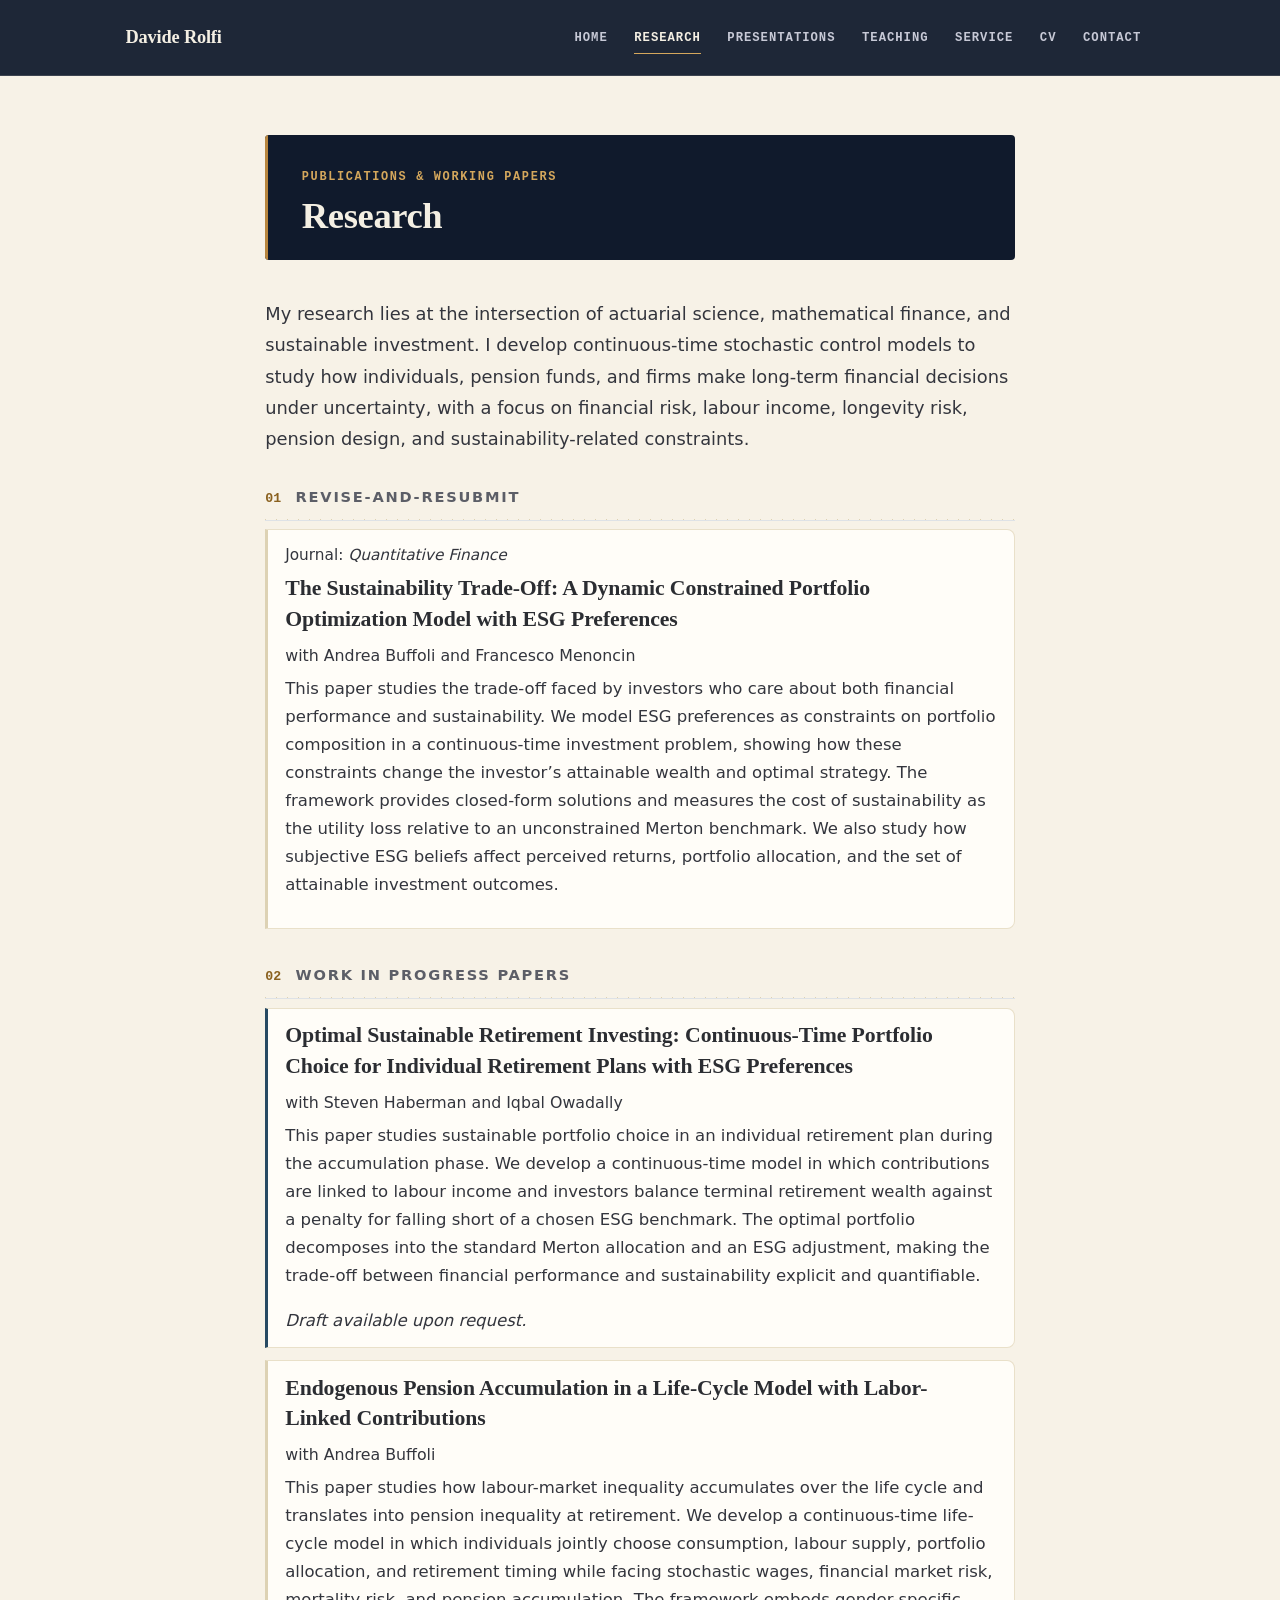
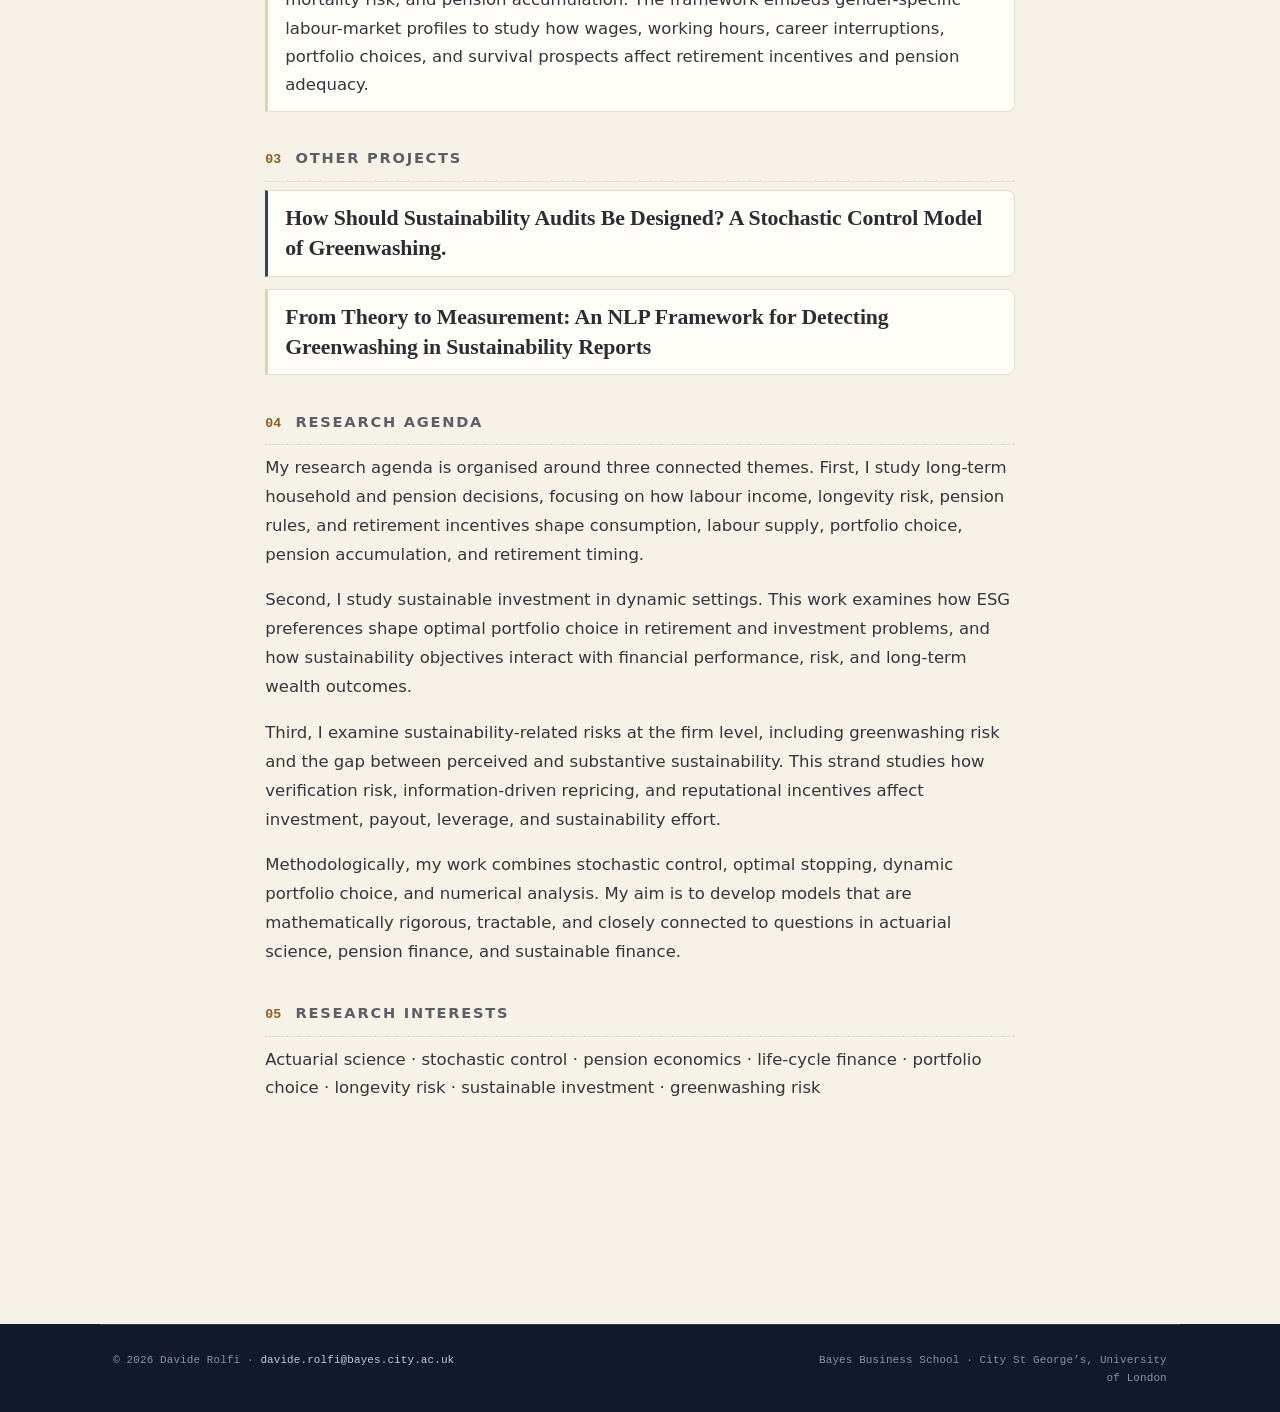
<file: research.html>
<!DOCTYPE html>
<html xmlns="http://www.w3.org/1999/xhtml" lang="en" xml:lang="en"><head>

<meta charset="utf-8">
<meta name="generator" content="quarto-1.9.37">

<meta name="viewport" content="width=device-width, initial-scale=1.0, user-scalable=yes">


<title>Research — Davide Rolfi – Davide Rolfi</title>
<style>
/* Default styles provided by pandoc.
** See https://pandoc.org/MANUAL.html#variables-for-html for config info.
*/
code{white-space: pre-wrap;}
span.smallcaps{font-variant: small-caps;}
div.columns{display: flex; gap: min(4vw, 1.5em);}
div.column{flex: auto; overflow-x: auto;}
div.hanging-indent{margin-left: 1.5em; text-indent: -1.5em;}
ul.task-list{list-style: none;}
ul.task-list li input[type="checkbox"] {
  width: 0.8em;
  margin: 0 0.8em 0.2em -1em; /* quarto-specific, see https://github.com/quarto-dev/quarto-cli/issues/4556 */ 
  vertical-align: middle;
}
</style>


<script src="site_libs/quarto-nav/quarto-nav.js"></script>
<link href="./favicon.svg" rel="icon" type="image/svg+xml">
<script src="site_libs/clipboard/clipboard.min.js"></script>
<script src="site_libs/quarto-html/quarto.js" type="module"></script>
<script src="site_libs/quarto-html/tabsets/tabsets.js" type="module"></script>
<script src="site_libs/quarto-html/popper.min.js"></script>
<script src="site_libs/quarto-html/tippy.umd.min.js"></script>
<link href="site_libs/quarto-html/tippy.css" rel="stylesheet">
<link href="site_libs/quarto-html/quarto-syntax-highlighting-7f8f88aac4f3542376d5c11b86a4c14d.css" rel="stylesheet" id="quarto-text-highlighting-styles">
<script src="site_libs/bootstrap/bootstrap.min.js"></script>
<link href="site_libs/bootstrap/bootstrap-icons.css" rel="stylesheet">
<link href="site_libs/bootstrap/bootstrap-45431c2918bd31147ddb3fa7038bb99f.min.css" rel="stylesheet" append-hash="true" id="quarto-bootstrap" data-mode="light">
<script id="quarto-search-options" type="application/json">{
  "language": {
    "search-no-results-text": "No results",
    "search-matching-documents-text": "matching documents",
    "search-copy-link-title": "Copy link to search",
    "search-hide-matches-text": "Hide additional matches",
    "search-more-match-text": "more match in this document",
    "search-more-matches-text": "more matches in this document",
    "search-clear-button-title": "Clear",
    "search-text-placeholder": "",
    "search-detached-cancel-button-title": "Cancel",
    "search-submit-button-title": "Submit",
    "search-label": "Search"
  }
}</script>
<style>html{ scroll-behavior: smooth; }</style>


<link rel="stylesheet" href="styles.css">
<meta property="og:title" content="Research — Davide Rolfi">
<meta property="og:description" content="PhD Candidate in Actuarial Science at Bayes Business School, City St George’s, University of London.">
<meta property="og:image" content="images/og-image.png">
<meta property="og:site_name" content="Davide Rolfi">
<meta property="og:locale" content="en_GB">
<meta name="twitter:title" content="Research — Davide Rolfi">
<meta name="twitter:description" content="PhD Candidate in Actuarial Science at Bayes Business School, City St George’s, University of London.">
<meta name="twitter:image" content="images/og-image.png">
<meta name="twitter:card" content="summary_large_image">
</head>

<body class="nav-fixed fullcontent quarto-light">

<div id="quarto-search-results"></div>
  <header id="quarto-header" class="headroom fixed-top">
    <nav class="navbar navbar-expand-lg " data-bs-theme="dark">
      <div class="navbar-container container-fluid">
      <div class="navbar-brand-container mx-auto">
    <a class="navbar-brand" href="./index.html">
    <span class="navbar-title">Davide Rolfi</span>
    </a>
  </div>
          <button class="navbar-toggler" type="button" data-bs-toggle="collapse" data-bs-target="#navbarCollapse" aria-controls="navbarCollapse" role="menu" aria-expanded="false" aria-label="Toggle navigation" onclick="if (window.quartoToggleHeadroom) { window.quartoToggleHeadroom(); }">
  <span class="navbar-toggler-icon"></span>
</button>
          <div class="collapse navbar-collapse" id="navbarCollapse">
            <ul class="navbar-nav navbar-nav-scroll ms-auto">
  <li class="nav-item">
    <a class="nav-link" href="./index.html"> 
<span class="menu-text">Home</span></a>
  </li>  
  <li class="nav-item">
    <a class="nav-link active" href="./research.html" aria-current="page"> 
<span class="menu-text">Research</span></a>
  </li>  
  <li class="nav-item">
    <a class="nav-link" href="./presentations.html"> 
<span class="menu-text">Presentations</span></a>
  </li>  
  <li class="nav-item">
    <a class="nav-link" href="./teaching.html"> 
<span class="menu-text">Teaching</span></a>
  </li>  
  <li class="nav-item">
    <a class="nav-link" href="./service.html"> 
<span class="menu-text">Service</span></a>
  </li>  
  <li class="nav-item">
    <a class="nav-link" href="./cv.html"> 
<span class="menu-text">CV</span></a>
  </li>  
  <li class="nav-item">
    <a class="nav-link" href="./contact.html"> 
<span class="menu-text">Contact</span></a>
  </li>  
</ul>
          </div> <!-- /navcollapse -->
            <div class="quarto-navbar-tools">
</div>
      </div> <!-- /container-fluid -->
    </nav>
</header>
<!-- content -->
<div id="quarto-content" class="quarto-container page-columns page-rows-contents page-layout-article page-navbar">
<!-- sidebar -->
<!-- margin-sidebar -->
    
<!-- main -->
<main class="content" id="quarto-document-content"><header id="title-block-header" class="quarto-title-block"></header>




<div class="page-header">
<p class="page-kicker">
Publications &amp; Working Papers
</p>
<section id="research" class="level1">
<h1>Research</h1>
</section>
</div>
<p class="page-intro">
My research lies at the intersection of actuarial science, mathematical finance, and sustainable investment. I develop continuous-time stochastic control models to study how individuals, pension funds, and firms make long-term financial decisions under uncertainty, with a focus on financial risk, labour income, longevity risk, pension design, and sustainability-related constraints.
</p>
<section id="revise-and-resubmit" class="level2">
<h2 data-anchor-id="revise-and-resubmit">Revise-and-Resubmit</h2>
<div class="paper-card status-rr">
<p class="status-meta">
Journal: <em>Quantitative Finance</em>
</p>
<section id="sustainability-trade-off" class="level3">
<h3 data-anchor-id="sustainability-trade-off">The Sustainability Trade-Off: A Dynamic Constrained Portfolio Optimization Model with ESG Preferences</h3>
<p class="paper-coauthors">
with Andrea Buffoli and Francesco Menoncin
</p>
<p>This paper studies the trade-off faced by investors who care about both financial performance and sustainability. We model ESG preferences as constraints on portfolio composition in a continuous-time investment problem, showing how these constraints change the investor’s attainable wealth and optimal strategy. The framework provides closed-form solutions and measures the cost of sustainability as the utility loss relative to an unconstrained Merton benchmark. We also study how subjective ESG beliefs affect perceived returns, portfolio allocation, and the set of attainable investment outcomes.</p>
</section>
</div>
</section>
<section id="current-paper" class="level2">
<h2 data-anchor-id="current-paper">Work in Progress Papers</h2>
<section id="optimal-sustainable-retirement-investing-continuous-time-portfolio-choice-for-individual-retirement-plans-with-esg-preferences" class="level3 paper-card featured-paper status-submitted">
<h3 data-anchor-id="optimal-sustainable-retirement-investing-continuous-time-portfolio-choice-for-individual-retirement-plans-with-esg-preferences">Optimal Sustainable Retirement Investing: Continuous-Time Portfolio Choice for Individual Retirement Plans with ESG Preferences</h3>
<p class="paper-coauthors">
with Steven Haberman and Iqbal Owadally
</p>
<p>This paper studies sustainable portfolio choice in an individual retirement plan during the accumulation phase. We develop a continuous-time model in which contributions are linked to labour income and investors balance terminal retirement wealth against a penalty for falling short of a chosen ESG benchmark. The optimal portfolio decomposes into the standard Merton allocation and an ESG adjustment, making the trade-off between financial performance and sustainability explicit and quantifiable.</p>
<p class="muted-text">
<em>Draft available upon request.</em>
</p>
</section>
<section id="endogenous-pension-accumulation-in-a-life-cycle-model-with-labor-linked-contributions" class="level3 paper-card status-submitted">
<h3 data-anchor-id="endogenous-pension-accumulation-in-a-life-cycle-model-with-labor-linked-contributions">Endogenous Pension Accumulation in a Life-Cycle Model with Labor-Linked Contributions</h3>
<p class="paper-coauthors">
with Andrea Buffoli
</p>
<p>This paper studies how labour-market inequality accumulates over the life cycle and translates into pension inequality at retirement. We develop a continuous-time life-cycle model in which individuals jointly choose consumption, labour supply, portfolio allocation, and retirement timing while facing stochastic wages, financial market risk, mortality risk, and pension accumulation. The framework embeds gender-specific labour-market profiles to study how wages, working hours, career interruptions, portfolio choices, and survival prospects affect retirement incentives and pension adequacy.</p>
</section>
</section>
<section id="other-projects" class="level2">
<h2 data-anchor-id="other-projects">Other Projects</h2>
<section id="how-should-sustainability-audits-be-designed-a-stochastic-control-model-of-greenwashing." class="level3 paper-card featured-paper">
<h3 data-anchor-id="how-should-sustainability-audits-be-designed-a-stochastic-control-model-of-greenwashing.">How Should Sustainability Audits Be Designed? A Stochastic Control Model of Greenwashing.</h3>
</section>
<section id="nlp-greenwashing" class="level3 paper-card">
<h3 data-anchor-id="nlp-greenwashing">From Theory to Measurement: An NLP Framework for Detecting Greenwashing in Sustainability Reports</h3>
</section>
</section>
<section id="research-agenda" class="level2">
<h2 data-anchor-id="research-agenda">Research Agenda</h2>
<p class="research-interests">
My research agenda is organised around three connected themes. First, I study long-term household and pension decisions, focusing on how labour income, longevity risk, pension rules, and retirement incentives shape consumption, labour supply, portfolio choice, pension accumulation, and retirement timing.
</p>
<p class="research-interests">
Second, I study sustainable investment in dynamic settings. This work examines how ESG preferences shape optimal portfolio choice in retirement and investment problems, and how sustainability objectives interact with financial performance, risk, and long-term wealth outcomes.
</p>
<p class="research-interests">
Third, I examine sustainability-related risks at the firm level, including greenwashing risk and the gap between perceived and substantive sustainability. This strand studies how verification risk, information-driven repricing, and reputational incentives affect investment, payout, leverage, and sustainability effort.
</p>
<p class="research-interests">
Methodologically, my work combines stochastic control, optimal stopping, dynamic portfolio choice, and numerical analysis. My aim is to develop models that are mathematically rigorous, tractable, and closely connected to questions in actuarial science, pension finance, and sustainable finance.
</p>
</section>
<section id="research-interests" class="level2">
<h2 data-anchor-id="research-interests">Research Interests</h2>
<p class="research-interests">
Actuarial science · stochastic control · pension economics · life-cycle finance · portfolio choice · longevity risk · sustainable investment · greenwashing risk
</p>


</section>

</main> <!-- /main -->
<script id="quarto-html-after-body" type="application/javascript">
  window.document.addEventListener("DOMContentLoaded", function (event) {
    const isCodeAnnotation = (el) => {
      for (const clz of el.classList) {
        if (clz.startsWith('code-annotation-')) {                     
          return true;
        }
      }
      return false;
    }
    const onCopySuccess = function(e) {
      // button target
      const button = e.trigger;
      // don't keep focus
      button.blur();
      // flash "checked"
      button.classList.add('code-copy-button-checked');
      var currentTitle = button.getAttribute("title");
      button.setAttribute("title", "Copied!");
      let tooltip;
      if (window.bootstrap) {
        button.setAttribute("data-bs-toggle", "tooltip");
        button.setAttribute("data-bs-placement", "left");
        button.setAttribute("data-bs-title", "Copied!");
        tooltip = new bootstrap.Tooltip(button, 
          { trigger: "manual", 
            customClass: "code-copy-button-tooltip",
            offset: [0, -8]});
        tooltip.show();    
      }
      setTimeout(function() {
        if (tooltip) {
          tooltip.hide();
          button.removeAttribute("data-bs-title");
          button.removeAttribute("data-bs-toggle");
          button.removeAttribute("data-bs-placement");
        }
        button.setAttribute("title", currentTitle);
        button.classList.remove('code-copy-button-checked');
      }, 1000);
      // clear code selection
      e.clearSelection();
    }
    const getTextToCopy = function(trigger) {
      const outerScaffold = trigger.parentElement.cloneNode(true);
      const codeEl = outerScaffold.querySelector('code');
      for (const childEl of codeEl.children) {
        if (isCodeAnnotation(childEl)) {
          childEl.remove();
        }
      }
      return codeEl.innerText;
    }
    const clipboard = new window.ClipboardJS('.code-copy-button:not([data-in-quarto-modal])', {
      text: getTextToCopy
    });
    clipboard.on('success', onCopySuccess);
    if (window.document.getElementById('quarto-embedded-source-code-modal')) {
      const clipboardModal = new window.ClipboardJS('.code-copy-button[data-in-quarto-modal]', {
        text: getTextToCopy,
        container: window.document.getElementById('quarto-embedded-source-code-modal')
      });
      clipboardModal.on('success', onCopySuccess);
    }
      var localhostRegex = new RegExp(/^(?:http|https):\/\/localhost\:?[0-9]*\//);
      var mailtoRegex = new RegExp(/^mailto:/);
        var filterRegex = new RegExp('/' + window.location.host + '/');
      var isInternal = (href) => {
          return filterRegex.test(href) || localhostRegex.test(href) || mailtoRegex.test(href);
      }
      // Inspect non-navigation links and adorn them if external
     var links = window.document.querySelectorAll('a[href]:not(.nav-link):not(.navbar-brand):not(.toc-action):not(.sidebar-link):not(.sidebar-item-toggle):not(.pagination-link):not(.no-external):not([aria-hidden]):not(.dropdown-item):not(.quarto-navigation-tool):not(.about-link)');
      for (var i=0; i<links.length; i++) {
        const link = links[i];
        if (!isInternal(link.href)) {
          // undo the damage that might have been done by quarto-nav.js in the case of
          // links that we want to consider external
          if (link.dataset.originalHref !== undefined) {
            link.href = link.dataset.originalHref;
          }
            // target, if specified
            link.setAttribute("target", "_blank");
            if (link.getAttribute("rel") === null) {
              link.setAttribute("rel", "noopener");
            }
        }
      }
    function tippyHover(el, contentFn, onTriggerFn, onUntriggerFn) {
      const config = {
        allowHTML: true,
        maxWidth: 500,
        delay: 100,
        arrow: false,
        appendTo: function(el) {
            return el.parentElement;
        },
        interactive: true,
        interactiveBorder: 10,
        theme: 'quarto',
        placement: 'bottom-start',
      };
      if (contentFn) {
        config.content = contentFn;
      }
      if (onTriggerFn) {
        config.onTrigger = onTriggerFn;
      }
      if (onUntriggerFn) {
        config.onUntrigger = onUntriggerFn;
      }
      window.tippy(el, config); 
    }
    const noterefs = window.document.querySelectorAll('a[role="doc-noteref"]');
    for (var i=0; i<noterefs.length; i++) {
      const ref = noterefs[i];
      tippyHover(ref, function() {
        // use id or data attribute instead here
        let href = ref.getAttribute('data-footnote-href') || ref.getAttribute('href');
        try { href = new URL(href).hash; } catch {}
        const id = href.replace(/^#\/?/, "");
        const note = window.document.getElementById(id);
        if (note) {
          return note.innerHTML;
        } else {
          return "";
        }
      });
    }
    const xrefs = window.document.querySelectorAll('a.quarto-xref');
    const processXRef = (id, note) => {
      // Strip column container classes
      const stripColumnClz = (el) => {
        el.classList.remove("page-full", "page-columns");
        if (el.children) {
          for (const child of el.children) {
            stripColumnClz(child);
          }
        }
      }
      stripColumnClz(note)
      if (id === null || id.startsWith('sec-')) {
        // Special case sections, only their first couple elements
        const container = document.createElement("div");
        if (note.children && note.children.length > 2) {
          container.appendChild(note.children[0].cloneNode(true));
          for (let i = 1; i < note.children.length; i++) {
            const child = note.children[i];
            if (child.tagName === "P" && child.innerText === "") {
              continue;
            } else {
              container.appendChild(child.cloneNode(true));
              break;
            }
          }
          if (window.Quarto?.typesetMath) {
            window.Quarto.typesetMath(container);
          }
          return container.innerHTML
        } else {
          if (window.Quarto?.typesetMath) {
            window.Quarto.typesetMath(note);
          }
          return note.innerHTML;
        }
      } else {
        // Remove any anchor links if they are present
        const anchorLink = note.querySelector('a.anchorjs-link');
        if (anchorLink) {
          anchorLink.remove();
        }
        if (window.Quarto?.typesetMath) {
          window.Quarto.typesetMath(note);
        }
        if (note.classList.contains("callout")) {
          return note.outerHTML;
        } else {
          return note.innerHTML;
        }
      }
    }
    for (var i=0; i<xrefs.length; i++) {
      const xref = xrefs[i];
      tippyHover(xref, undefined, function(instance) {
        instance.disable();
        let url = xref.getAttribute('href');
        let hash = undefined; 
        if (url.startsWith('#')) {
          hash = url;
        } else {
          try { hash = new URL(url).hash; } catch {}
        }
        if (hash) {
          const id = hash.replace(/^#\/?/, "");
          const note = window.document.getElementById(id);
          if (note !== null) {
            try {
              const html = processXRef(id, note.cloneNode(true));
              instance.setContent(html);
            } finally {
              instance.enable();
              instance.show();
            }
          } else {
            // See if we can fetch this
            fetch(url.split('#')[0])
            .then(res => res.text())
            .then(html => {
              const parser = new DOMParser();
              const htmlDoc = parser.parseFromString(html, "text/html");
              const note = htmlDoc.getElementById(id);
              if (note !== null) {
                const html = processXRef(id, note);
                instance.setContent(html);
              } 
            }).finally(() => {
              instance.enable();
              instance.show();
            });
          }
        } else {
          // See if we can fetch a full url (with no hash to target)
          // This is a special case and we should probably do some content thinning / targeting
          fetch(url)
          .then(res => res.text())
          .then(html => {
            const parser = new DOMParser();
            const htmlDoc = parser.parseFromString(html, "text/html");
            const note = htmlDoc.querySelector('main.content');
            if (note !== null) {
              // This should only happen for chapter cross references
              // (since there is no id in the URL)
              // remove the first header
              if (note.children.length > 0 && note.children[0].tagName === "HEADER") {
                note.children[0].remove();
              }
              const html = processXRef(null, note);
              instance.setContent(html);
            } 
          }).finally(() => {
            instance.enable();
            instance.show();
          });
        }
      }, function(instance) {
      });
    }
        let selectedAnnoteEl;
        const selectorForAnnotation = ( cell, annotation) => {
          let cellAttr = 'data-code-cell="' + cell + '"';
          let lineAttr = 'data-code-annotation="' +  annotation + '"';
          const selector = 'span[' + cellAttr + '][' + lineAttr + ']';
          return selector;
        }
        const selectCodeLines = (annoteEl) => {
          const doc = window.document;
          const targetCell = annoteEl.getAttribute("data-target-cell");
          const targetAnnotation = annoteEl.getAttribute("data-target-annotation");
          const annoteSpan = window.document.querySelector(selectorForAnnotation(targetCell, targetAnnotation));
          const lines = annoteSpan.getAttribute("data-code-lines").split(",");
          const lineIds = lines.map((line) => {
            return targetCell + "-" + line;
          })
          let top = null;
          let height = null;
          let parent = null;
          if (lineIds.length > 0) {
              //compute the position of the single el (top and bottom and make a div)
              const el = window.document.getElementById(lineIds[0]);
              top = el.offsetTop;
              height = el.offsetHeight;
              parent = el.parentElement.parentElement;
            if (lineIds.length > 1) {
              const lastEl = window.document.getElementById(lineIds[lineIds.length - 1]);
              const bottom = lastEl.offsetTop + lastEl.offsetHeight;
              height = bottom - top;
            }
            if (top !== null && height !== null && parent !== null) {
              // cook up a div (if necessary) and position it 
              let div = window.document.getElementById("code-annotation-line-highlight");
              if (div === null) {
                div = window.document.createElement("div");
                div.setAttribute("id", "code-annotation-line-highlight");
                div.style.position = 'absolute';
                parent.appendChild(div);
              }
              div.style.top = top - 2 + "px";
              div.style.height = height + 4 + "px";
              div.style.left = 0;
              let gutterDiv = window.document.getElementById("code-annotation-line-highlight-gutter");
              if (gutterDiv === null) {
                gutterDiv = window.document.createElement("div");
                gutterDiv.setAttribute("id", "code-annotation-line-highlight-gutter");
                gutterDiv.style.position = 'absolute';
                const codeCell = window.document.getElementById(targetCell);
                const gutter = codeCell.querySelector('.code-annotation-gutter');
                gutter.appendChild(gutterDiv);
              }
              gutterDiv.style.top = top - 2 + "px";
              gutterDiv.style.height = height + 4 + "px";
            }
            selectedAnnoteEl = annoteEl;
          }
        };
        const unselectCodeLines = () => {
          const elementsIds = ["code-annotation-line-highlight", "code-annotation-line-highlight-gutter"];
          elementsIds.forEach((elId) => {
            const div = window.document.getElementById(elId);
            if (div) {
              div.remove();
            }
          });
          selectedAnnoteEl = undefined;
        };
          // Handle positioning of the toggle
      window.addEventListener(
        "resize",
        throttle(() => {
          elRect = undefined;
          if (selectedAnnoteEl) {
            selectCodeLines(selectedAnnoteEl);
          }
        }, 10)
      );
      function throttle(fn, ms) {
      let throttle = false;
      let timer;
        return (...args) => {
          if(!throttle) { // first call gets through
              fn.apply(this, args);
              throttle = true;
          } else { // all the others get throttled
              if(timer) clearTimeout(timer); // cancel #2
              timer = setTimeout(() => {
                fn.apply(this, args);
                timer = throttle = false;
              }, ms);
          }
        };
      }
        // Attach click handler to the DT
        const annoteDls = window.document.querySelectorAll('dt[data-target-cell]');
        for (const annoteDlNode of annoteDls) {
          annoteDlNode.addEventListener('click', (event) => {
            const clickedEl = event.target;
            if (clickedEl !== selectedAnnoteEl) {
              unselectCodeLines();
              const activeEl = window.document.querySelector('dt[data-target-cell].code-annotation-active');
              if (activeEl) {
                activeEl.classList.remove('code-annotation-active');
              }
              selectCodeLines(clickedEl);
              clickedEl.classList.add('code-annotation-active');
            } else {
              // Unselect the line
              unselectCodeLines();
              clickedEl.classList.remove('code-annotation-active');
            }
          });
        }
    const findCites = (el) => {
      const parentEl = el.parentElement;
      if (parentEl) {
        const cites = parentEl.dataset.cites;
        if (cites) {
          return {
            el,
            cites: cites.split(' ')
          };
        } else {
          return findCites(el.parentElement)
        }
      } else {
        return undefined;
      }
    };
    var bibliorefs = window.document.querySelectorAll('a[role="doc-biblioref"]');
    for (var i=0; i<bibliorefs.length; i++) {
      const ref = bibliorefs[i];
      const citeInfo = findCites(ref);
      if (citeInfo) {
        tippyHover(citeInfo.el, function() {
          var popup = window.document.createElement('div');
          citeInfo.cites.forEach(function(cite) {
            var citeDiv = window.document.createElement('div');
            citeDiv.classList.add('hanging-indent');
            citeDiv.classList.add('csl-entry');
            var biblioDiv = window.document.getElementById('ref-' + cite);
            if (biblioDiv) {
              citeDiv.innerHTML = biblioDiv.innerHTML;
            }
            popup.appendChild(citeDiv);
          });
          return popup.innerHTML;
        });
      }
    }
  });
  </script>
</div> <!-- /content -->
<footer class="footer">
  <div class="nav-footer">
    <div class="nav-footer-left">
<p>© 2026 Davide Rolfi · <a href="mailto:davide.rolfi@bayes.city.ac.uk">davide.rolfi@bayes.city.ac.uk</a></p>
</div>   
    <div class="nav-footer-center">
      &nbsp;
    </div>
    <div class="nav-footer-right">
<p>Bayes Business School · City St George’s, University of London</p>
</div>
  </div>
</footer>




<script src="site_libs/quarto-html/zenscroll-min.js"></script>
</body></html>
</file>
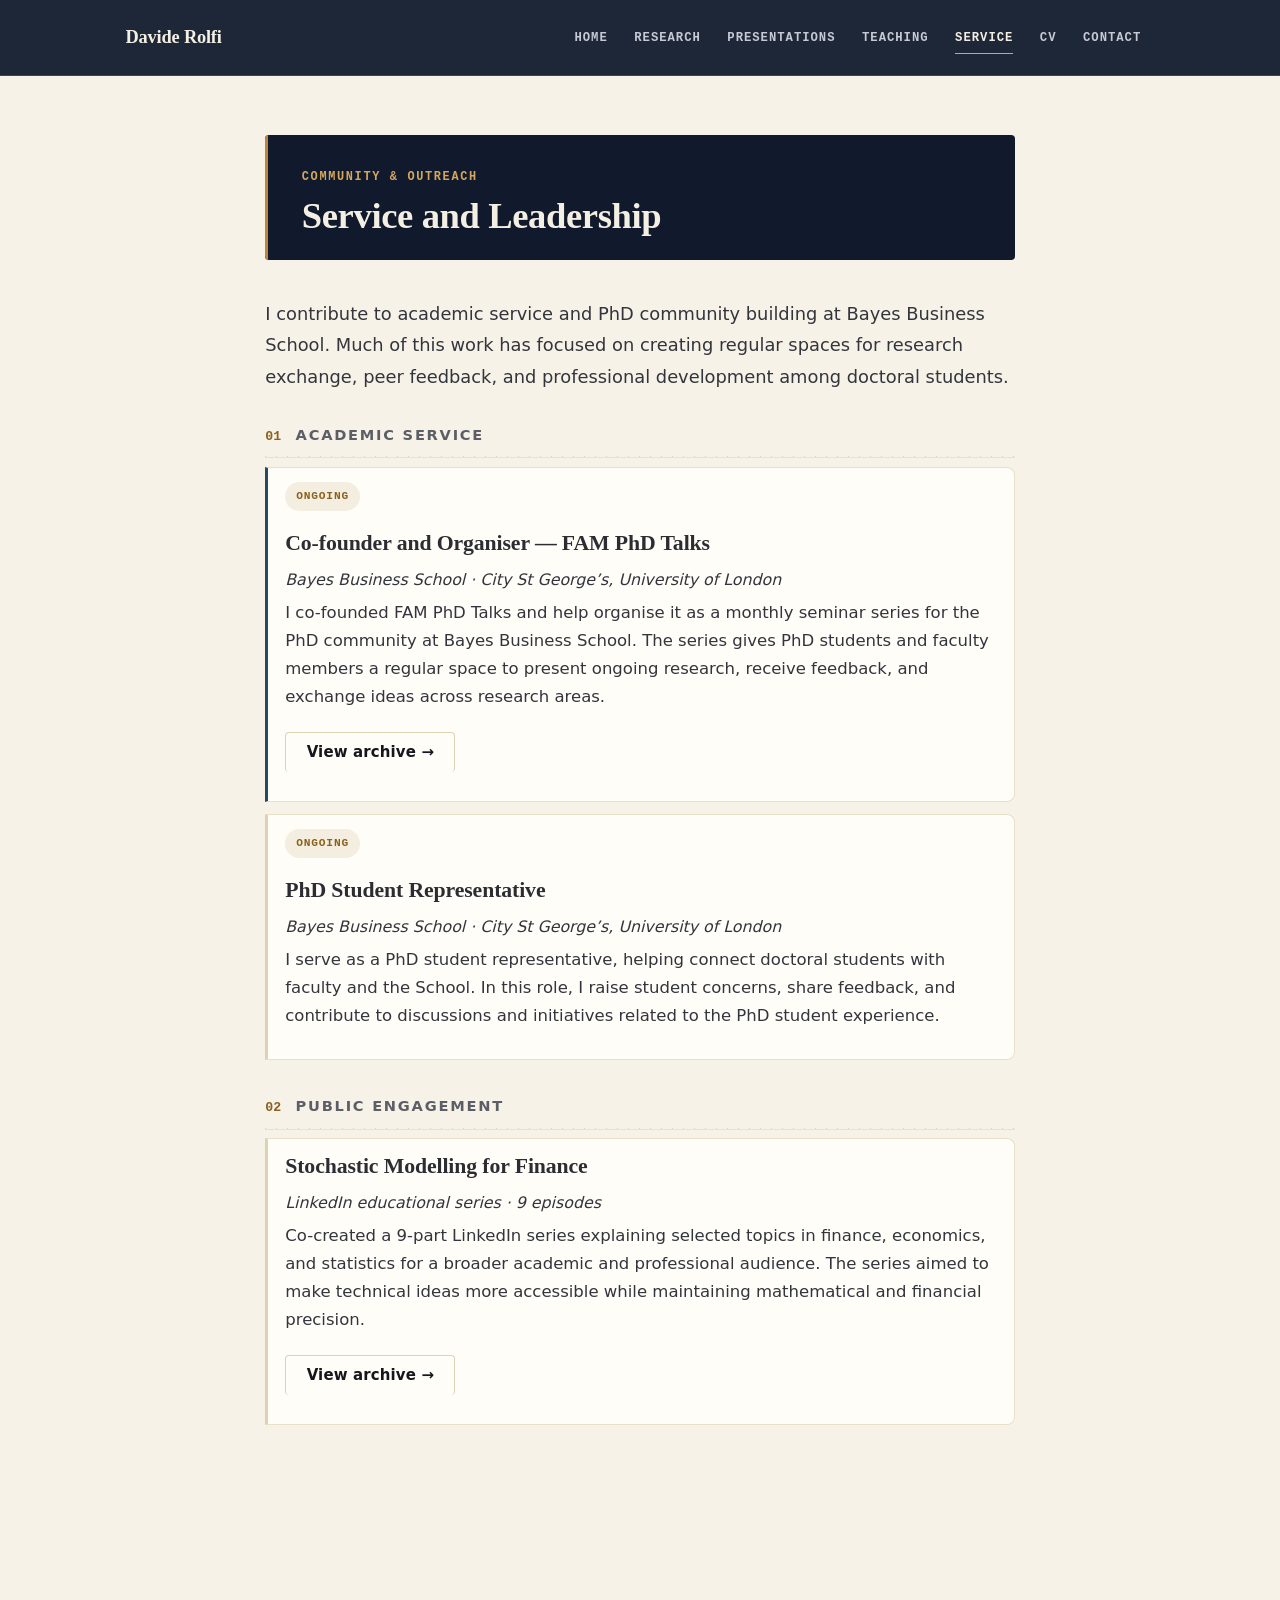
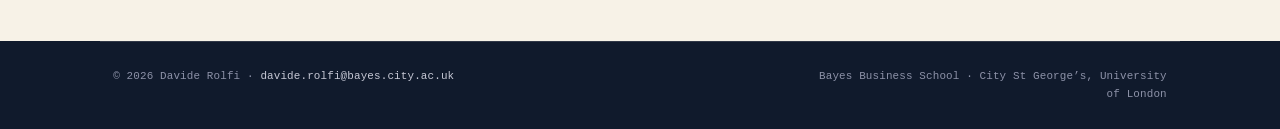
<file: service.html>
<!DOCTYPE html>
<html xmlns="http://www.w3.org/1999/xhtml" lang="en" xml:lang="en"><head>

<meta charset="utf-8">
<meta name="generator" content="quarto-1.9.37">

<meta name="viewport" content="width=device-width, initial-scale=1.0, user-scalable=yes">


<title>Service &amp; Leadership — Davide Rolfi – Davide Rolfi</title>
<style>
/* Default styles provided by pandoc.
** See https://pandoc.org/MANUAL.html#variables-for-html for config info.
*/
code{white-space: pre-wrap;}
span.smallcaps{font-variant: small-caps;}
div.columns{display: flex; gap: min(4vw, 1.5em);}
div.column{flex: auto; overflow-x: auto;}
div.hanging-indent{margin-left: 1.5em; text-indent: -1.5em;}
ul.task-list{list-style: none;}
ul.task-list li input[type="checkbox"] {
  width: 0.8em;
  margin: 0 0.8em 0.2em -1em; /* quarto-specific, see https://github.com/quarto-dev/quarto-cli/issues/4556 */ 
  vertical-align: middle;
}
</style>


<script src="site_libs/quarto-nav/quarto-nav.js"></script>
<link href="./favicon.svg" rel="icon" type="image/svg+xml">
<script src="site_libs/clipboard/clipboard.min.js"></script>
<script src="site_libs/quarto-html/quarto.js" type="module"></script>
<script src="site_libs/quarto-html/tabsets/tabsets.js" type="module"></script>
<script src="site_libs/quarto-html/popper.min.js"></script>
<script src="site_libs/quarto-html/tippy.umd.min.js"></script>
<link href="site_libs/quarto-html/tippy.css" rel="stylesheet">
<link href="site_libs/quarto-html/quarto-syntax-highlighting-7f8f88aac4f3542376d5c11b86a4c14d.css" rel="stylesheet" id="quarto-text-highlighting-styles">
<script src="site_libs/bootstrap/bootstrap.min.js"></script>
<link href="site_libs/bootstrap/bootstrap-icons.css" rel="stylesheet">
<link href="site_libs/bootstrap/bootstrap-45431c2918bd31147ddb3fa7038bb99f.min.css" rel="stylesheet" append-hash="true" id="quarto-bootstrap" data-mode="light">
<script id="quarto-search-options" type="application/json">{
  "language": {
    "search-no-results-text": "No results",
    "search-matching-documents-text": "matching documents",
    "search-copy-link-title": "Copy link to search",
    "search-hide-matches-text": "Hide additional matches",
    "search-more-match-text": "more match in this document",
    "search-more-matches-text": "more matches in this document",
    "search-clear-button-title": "Clear",
    "search-text-placeholder": "",
    "search-detached-cancel-button-title": "Cancel",
    "search-submit-button-title": "Submit",
    "search-label": "Search"
  }
}</script>
<style>html{ scroll-behavior: smooth; }</style>


<link rel="stylesheet" href="styles.css">
<meta property="og:title" content="Service &amp; Leadership — Davide Rolfi">
<meta property="og:description" content="PhD Candidate in Actuarial Science at Bayes Business School, City St George’s, University of London.">
<meta property="og:image" content="images/og-image.png">
<meta property="og:site_name" content="Davide Rolfi">
<meta property="og:locale" content="en_GB">
<meta name="twitter:title" content="Service &amp; Leadership — Davide Rolfi">
<meta name="twitter:description" content="PhD Candidate in Actuarial Science at Bayes Business School, City St George’s, University of London.">
<meta name="twitter:image" content="images/og-image.png">
<meta name="twitter:card" content="summary_large_image">
</head>

<body class="nav-fixed fullcontent quarto-light">

<div id="quarto-search-results"></div>
  <header id="quarto-header" class="headroom fixed-top">
    <nav class="navbar navbar-expand-lg " data-bs-theme="dark">
      <div class="navbar-container container-fluid">
      <div class="navbar-brand-container mx-auto">
    <a class="navbar-brand" href="./index.html">
    <span class="navbar-title">Davide Rolfi</span>
    </a>
  </div>
          <button class="navbar-toggler" type="button" data-bs-toggle="collapse" data-bs-target="#navbarCollapse" aria-controls="navbarCollapse" role="menu" aria-expanded="false" aria-label="Toggle navigation" onclick="if (window.quartoToggleHeadroom) { window.quartoToggleHeadroom(); }">
  <span class="navbar-toggler-icon"></span>
</button>
          <div class="collapse navbar-collapse" id="navbarCollapse">
            <ul class="navbar-nav navbar-nav-scroll ms-auto">
  <li class="nav-item">
    <a class="nav-link" href="./index.html"> 
<span class="menu-text">Home</span></a>
  </li>  
  <li class="nav-item">
    <a class="nav-link" href="./research.html"> 
<span class="menu-text">Research</span></a>
  </li>  
  <li class="nav-item">
    <a class="nav-link" href="./presentations.html"> 
<span class="menu-text">Presentations</span></a>
  </li>  
  <li class="nav-item">
    <a class="nav-link" href="./teaching.html"> 
<span class="menu-text">Teaching</span></a>
  </li>  
  <li class="nav-item">
    <a class="nav-link active" href="./service.html" aria-current="page"> 
<span class="menu-text">Service</span></a>
  </li>  
  <li class="nav-item">
    <a class="nav-link" href="./cv.html"> 
<span class="menu-text">CV</span></a>
  </li>  
  <li class="nav-item">
    <a class="nav-link" href="./contact.html"> 
<span class="menu-text">Contact</span></a>
  </li>  
</ul>
          </div> <!-- /navcollapse -->
            <div class="quarto-navbar-tools">
</div>
      </div> <!-- /container-fluid -->
    </nav>
</header>
<!-- content -->
<div id="quarto-content" class="quarto-container page-columns page-rows-contents page-layout-article page-navbar">
<!-- sidebar -->
<!-- margin-sidebar -->
    
<!-- main -->
<main class="content" id="quarto-document-content"><header id="title-block-header" class="quarto-title-block"></header>




<div class="page-header">
<p class="page-kicker">
Community &amp; Outreach
</p>
<section id="service-and-leadership" class="level1">
<h1>Service and Leadership</h1>
</section>
</div>
<p class="page-intro">
I contribute to academic service and PhD community building at Bayes Business School. Much of this work has focused on creating regular spaces for research exchange, peer feedback, and professional development among doctoral students.
</p>
<section id="academic-service" class="level2">
<h2 data-anchor-id="academic-service">Academic Service</h2>
<div class="paper-card featured-paper">
<p><span class="paper-label">Ongoing</span></p>
<section id="co-founder-and-organiser-fam-phd-talks" class="level3">
<h3 data-anchor-id="co-founder-and-organiser-fam-phd-talks">Co-founder and Organiser — FAM PhD Talks</h3>
<p class="paper-meta">
Bayes Business School · City St George’s, University of London
</p>
<p>I co-founded FAM PhD Talks and help organise it as a monthly seminar series for the PhD community at Bayes Business School. The series gives PhD students and faculty members a regular space to present ongoing research, receive feedback, and exchange ideas across research areas.</p>
<div class="paper-links">
<p><a class="btn btn-secondary" href="fam.html">View archive →</a></p>
</div>
</section>
</div>
<div class="paper-card">
<p><span class="paper-label">Ongoing</span></p>
<section id="phd-student-representative" class="level3">
<h3 data-anchor-id="phd-student-representative">PhD Student Representative</h3>
<p class="paper-meta">
Bayes Business School · City St George’s, University of London
</p>
<p>I serve as a PhD student representative, helping connect doctoral students with faculty and the School. In this role, I raise student concerns, share feedback, and contribute to discussions and initiatives related to the PhD student experience.</p>
</section>
</div>
</section>
<section id="public-engagement" class="level2">
<h2 data-anchor-id="public-engagement">Public Engagement</h2>
<section id="stochastic-modelling-for-finance" class="level3 paper-card">
<h3 data-anchor-id="stochastic-modelling-for-finance">Stochastic Modelling for Finance</h3>
<p class="paper-meta">
LinkedIn educational series · 9 episodes
</p>
<p>Co-created a 9-part LinkedIn series explaining selected topics in finance, economics, and statistics for a broader academic and professional audience. The series aimed to make technical ideas more accessible while maintaining mathematical and financial precision.</p>
<div class="paper-links">
<p><a class="btn btn-secondary" href="stochastic-modelling.html">View archive →</a></p>
</div>
</section>


</section>

</main> <!-- /main -->
<script id="quarto-html-after-body" type="application/javascript">
  window.document.addEventListener("DOMContentLoaded", function (event) {
    const isCodeAnnotation = (el) => {
      for (const clz of el.classList) {
        if (clz.startsWith('code-annotation-')) {                     
          return true;
        }
      }
      return false;
    }
    const onCopySuccess = function(e) {
      // button target
      const button = e.trigger;
      // don't keep focus
      button.blur();
      // flash "checked"
      button.classList.add('code-copy-button-checked');
      var currentTitle = button.getAttribute("title");
      button.setAttribute("title", "Copied!");
      let tooltip;
      if (window.bootstrap) {
        button.setAttribute("data-bs-toggle", "tooltip");
        button.setAttribute("data-bs-placement", "left");
        button.setAttribute("data-bs-title", "Copied!");
        tooltip = new bootstrap.Tooltip(button, 
          { trigger: "manual", 
            customClass: "code-copy-button-tooltip",
            offset: [0, -8]});
        tooltip.show();    
      }
      setTimeout(function() {
        if (tooltip) {
          tooltip.hide();
          button.removeAttribute("data-bs-title");
          button.removeAttribute("data-bs-toggle");
          button.removeAttribute("data-bs-placement");
        }
        button.setAttribute("title", currentTitle);
        button.classList.remove('code-copy-button-checked');
      }, 1000);
      // clear code selection
      e.clearSelection();
    }
    const getTextToCopy = function(trigger) {
      const outerScaffold = trigger.parentElement.cloneNode(true);
      const codeEl = outerScaffold.querySelector('code');
      for (const childEl of codeEl.children) {
        if (isCodeAnnotation(childEl)) {
          childEl.remove();
        }
      }
      return codeEl.innerText;
    }
    const clipboard = new window.ClipboardJS('.code-copy-button:not([data-in-quarto-modal])', {
      text: getTextToCopy
    });
    clipboard.on('success', onCopySuccess);
    if (window.document.getElementById('quarto-embedded-source-code-modal')) {
      const clipboardModal = new window.ClipboardJS('.code-copy-button[data-in-quarto-modal]', {
        text: getTextToCopy,
        container: window.document.getElementById('quarto-embedded-source-code-modal')
      });
      clipboardModal.on('success', onCopySuccess);
    }
      var localhostRegex = new RegExp(/^(?:http|https):\/\/localhost\:?[0-9]*\//);
      var mailtoRegex = new RegExp(/^mailto:/);
        var filterRegex = new RegExp('/' + window.location.host + '/');
      var isInternal = (href) => {
          return filterRegex.test(href) || localhostRegex.test(href) || mailtoRegex.test(href);
      }
      // Inspect non-navigation links and adorn them if external
     var links = window.document.querySelectorAll('a[href]:not(.nav-link):not(.navbar-brand):not(.toc-action):not(.sidebar-link):not(.sidebar-item-toggle):not(.pagination-link):not(.no-external):not([aria-hidden]):not(.dropdown-item):not(.quarto-navigation-tool):not(.about-link)');
      for (var i=0; i<links.length; i++) {
        const link = links[i];
        if (!isInternal(link.href)) {
          // undo the damage that might have been done by quarto-nav.js in the case of
          // links that we want to consider external
          if (link.dataset.originalHref !== undefined) {
            link.href = link.dataset.originalHref;
          }
            // target, if specified
            link.setAttribute("target", "_blank");
            if (link.getAttribute("rel") === null) {
              link.setAttribute("rel", "noopener");
            }
        }
      }
    function tippyHover(el, contentFn, onTriggerFn, onUntriggerFn) {
      const config = {
        allowHTML: true,
        maxWidth: 500,
        delay: 100,
        arrow: false,
        appendTo: function(el) {
            return el.parentElement;
        },
        interactive: true,
        interactiveBorder: 10,
        theme: 'quarto',
        placement: 'bottom-start',
      };
      if (contentFn) {
        config.content = contentFn;
      }
      if (onTriggerFn) {
        config.onTrigger = onTriggerFn;
      }
      if (onUntriggerFn) {
        config.onUntrigger = onUntriggerFn;
      }
      window.tippy(el, config); 
    }
    const noterefs = window.document.querySelectorAll('a[role="doc-noteref"]');
    for (var i=0; i<noterefs.length; i++) {
      const ref = noterefs[i];
      tippyHover(ref, function() {
        // use id or data attribute instead here
        let href = ref.getAttribute('data-footnote-href') || ref.getAttribute('href');
        try { href = new URL(href).hash; } catch {}
        const id = href.replace(/^#\/?/, "");
        const note = window.document.getElementById(id);
        if (note) {
          return note.innerHTML;
        } else {
          return "";
        }
      });
    }
    const xrefs = window.document.querySelectorAll('a.quarto-xref');
    const processXRef = (id, note) => {
      // Strip column container classes
      const stripColumnClz = (el) => {
        el.classList.remove("page-full", "page-columns");
        if (el.children) {
          for (const child of el.children) {
            stripColumnClz(child);
          }
        }
      }
      stripColumnClz(note)
      if (id === null || id.startsWith('sec-')) {
        // Special case sections, only their first couple elements
        const container = document.createElement("div");
        if (note.children && note.children.length > 2) {
          container.appendChild(note.children[0].cloneNode(true));
          for (let i = 1; i < note.children.length; i++) {
            const child = note.children[i];
            if (child.tagName === "P" && child.innerText === "") {
              continue;
            } else {
              container.appendChild(child.cloneNode(true));
              break;
            }
          }
          if (window.Quarto?.typesetMath) {
            window.Quarto.typesetMath(container);
          }
          return container.innerHTML
        } else {
          if (window.Quarto?.typesetMath) {
            window.Quarto.typesetMath(note);
          }
          return note.innerHTML;
        }
      } else {
        // Remove any anchor links if they are present
        const anchorLink = note.querySelector('a.anchorjs-link');
        if (anchorLink) {
          anchorLink.remove();
        }
        if (window.Quarto?.typesetMath) {
          window.Quarto.typesetMath(note);
        }
        if (note.classList.contains("callout")) {
          return note.outerHTML;
        } else {
          return note.innerHTML;
        }
      }
    }
    for (var i=0; i<xrefs.length; i++) {
      const xref = xrefs[i];
      tippyHover(xref, undefined, function(instance) {
        instance.disable();
        let url = xref.getAttribute('href');
        let hash = undefined; 
        if (url.startsWith('#')) {
          hash = url;
        } else {
          try { hash = new URL(url).hash; } catch {}
        }
        if (hash) {
          const id = hash.replace(/^#\/?/, "");
          const note = window.document.getElementById(id);
          if (note !== null) {
            try {
              const html = processXRef(id, note.cloneNode(true));
              instance.setContent(html);
            } finally {
              instance.enable();
              instance.show();
            }
          } else {
            // See if we can fetch this
            fetch(url.split('#')[0])
            .then(res => res.text())
            .then(html => {
              const parser = new DOMParser();
              const htmlDoc = parser.parseFromString(html, "text/html");
              const note = htmlDoc.getElementById(id);
              if (note !== null) {
                const html = processXRef(id, note);
                instance.setContent(html);
              } 
            }).finally(() => {
              instance.enable();
              instance.show();
            });
          }
        } else {
          // See if we can fetch a full url (with no hash to target)
          // This is a special case and we should probably do some content thinning / targeting
          fetch(url)
          .then(res => res.text())
          .then(html => {
            const parser = new DOMParser();
            const htmlDoc = parser.parseFromString(html, "text/html");
            const note = htmlDoc.querySelector('main.content');
            if (note !== null) {
              // This should only happen for chapter cross references
              // (since there is no id in the URL)
              // remove the first header
              if (note.children.length > 0 && note.children[0].tagName === "HEADER") {
                note.children[0].remove();
              }
              const html = processXRef(null, note);
              instance.setContent(html);
            } 
          }).finally(() => {
            instance.enable();
            instance.show();
          });
        }
      }, function(instance) {
      });
    }
        let selectedAnnoteEl;
        const selectorForAnnotation = ( cell, annotation) => {
          let cellAttr = 'data-code-cell="' + cell + '"';
          let lineAttr = 'data-code-annotation="' +  annotation + '"';
          const selector = 'span[' + cellAttr + '][' + lineAttr + ']';
          return selector;
        }
        const selectCodeLines = (annoteEl) => {
          const doc = window.document;
          const targetCell = annoteEl.getAttribute("data-target-cell");
          const targetAnnotation = annoteEl.getAttribute("data-target-annotation");
          const annoteSpan = window.document.querySelector(selectorForAnnotation(targetCell, targetAnnotation));
          const lines = annoteSpan.getAttribute("data-code-lines").split(",");
          const lineIds = lines.map((line) => {
            return targetCell + "-" + line;
          })
          let top = null;
          let height = null;
          let parent = null;
          if (lineIds.length > 0) {
              //compute the position of the single el (top and bottom and make a div)
              const el = window.document.getElementById(lineIds[0]);
              top = el.offsetTop;
              height = el.offsetHeight;
              parent = el.parentElement.parentElement;
            if (lineIds.length > 1) {
              const lastEl = window.document.getElementById(lineIds[lineIds.length - 1]);
              const bottom = lastEl.offsetTop + lastEl.offsetHeight;
              height = bottom - top;
            }
            if (top !== null && height !== null && parent !== null) {
              // cook up a div (if necessary) and position it 
              let div = window.document.getElementById("code-annotation-line-highlight");
              if (div === null) {
                div = window.document.createElement("div");
                div.setAttribute("id", "code-annotation-line-highlight");
                div.style.position = 'absolute';
                parent.appendChild(div);
              }
              div.style.top = top - 2 + "px";
              div.style.height = height + 4 + "px";
              div.style.left = 0;
              let gutterDiv = window.document.getElementById("code-annotation-line-highlight-gutter");
              if (gutterDiv === null) {
                gutterDiv = window.document.createElement("div");
                gutterDiv.setAttribute("id", "code-annotation-line-highlight-gutter");
                gutterDiv.style.position = 'absolute';
                const codeCell = window.document.getElementById(targetCell);
                const gutter = codeCell.querySelector('.code-annotation-gutter');
                gutter.appendChild(gutterDiv);
              }
              gutterDiv.style.top = top - 2 + "px";
              gutterDiv.style.height = height + 4 + "px";
            }
            selectedAnnoteEl = annoteEl;
          }
        };
        const unselectCodeLines = () => {
          const elementsIds = ["code-annotation-line-highlight", "code-annotation-line-highlight-gutter"];
          elementsIds.forEach((elId) => {
            const div = window.document.getElementById(elId);
            if (div) {
              div.remove();
            }
          });
          selectedAnnoteEl = undefined;
        };
          // Handle positioning of the toggle
      window.addEventListener(
        "resize",
        throttle(() => {
          elRect = undefined;
          if (selectedAnnoteEl) {
            selectCodeLines(selectedAnnoteEl);
          }
        }, 10)
      );
      function throttle(fn, ms) {
      let throttle = false;
      let timer;
        return (...args) => {
          if(!throttle) { // first call gets through
              fn.apply(this, args);
              throttle = true;
          } else { // all the others get throttled
              if(timer) clearTimeout(timer); // cancel #2
              timer = setTimeout(() => {
                fn.apply(this, args);
                timer = throttle = false;
              }, ms);
          }
        };
      }
        // Attach click handler to the DT
        const annoteDls = window.document.querySelectorAll('dt[data-target-cell]');
        for (const annoteDlNode of annoteDls) {
          annoteDlNode.addEventListener('click', (event) => {
            const clickedEl = event.target;
            if (clickedEl !== selectedAnnoteEl) {
              unselectCodeLines();
              const activeEl = window.document.querySelector('dt[data-target-cell].code-annotation-active');
              if (activeEl) {
                activeEl.classList.remove('code-annotation-active');
              }
              selectCodeLines(clickedEl);
              clickedEl.classList.add('code-annotation-active');
            } else {
              // Unselect the line
              unselectCodeLines();
              clickedEl.classList.remove('code-annotation-active');
            }
          });
        }
    const findCites = (el) => {
      const parentEl = el.parentElement;
      if (parentEl) {
        const cites = parentEl.dataset.cites;
        if (cites) {
          return {
            el,
            cites: cites.split(' ')
          };
        } else {
          return findCites(el.parentElement)
        }
      } else {
        return undefined;
      }
    };
    var bibliorefs = window.document.querySelectorAll('a[role="doc-biblioref"]');
    for (var i=0; i<bibliorefs.length; i++) {
      const ref = bibliorefs[i];
      const citeInfo = findCites(ref);
      if (citeInfo) {
        tippyHover(citeInfo.el, function() {
          var popup = window.document.createElement('div');
          citeInfo.cites.forEach(function(cite) {
            var citeDiv = window.document.createElement('div');
            citeDiv.classList.add('hanging-indent');
            citeDiv.classList.add('csl-entry');
            var biblioDiv = window.document.getElementById('ref-' + cite);
            if (biblioDiv) {
              citeDiv.innerHTML = biblioDiv.innerHTML;
            }
            popup.appendChild(citeDiv);
          });
          return popup.innerHTML;
        });
      }
    }
  });
  </script>
</div> <!-- /content -->
<footer class="footer">
  <div class="nav-footer">
    <div class="nav-footer-left">
<p>© 2026 Davide Rolfi · <a href="mailto:davide.rolfi@bayes.city.ac.uk">davide.rolfi@bayes.city.ac.uk</a></p>
</div>   
    <div class="nav-footer-center">
      &nbsp;
    </div>
    <div class="nav-footer-right">
<p>Bayes Business School · City St George’s, University of London</p>
</div>
  </div>
</footer>




<script src="site_libs/quarto-html/zenscroll-min.js"></script>
</body></html>
</file>
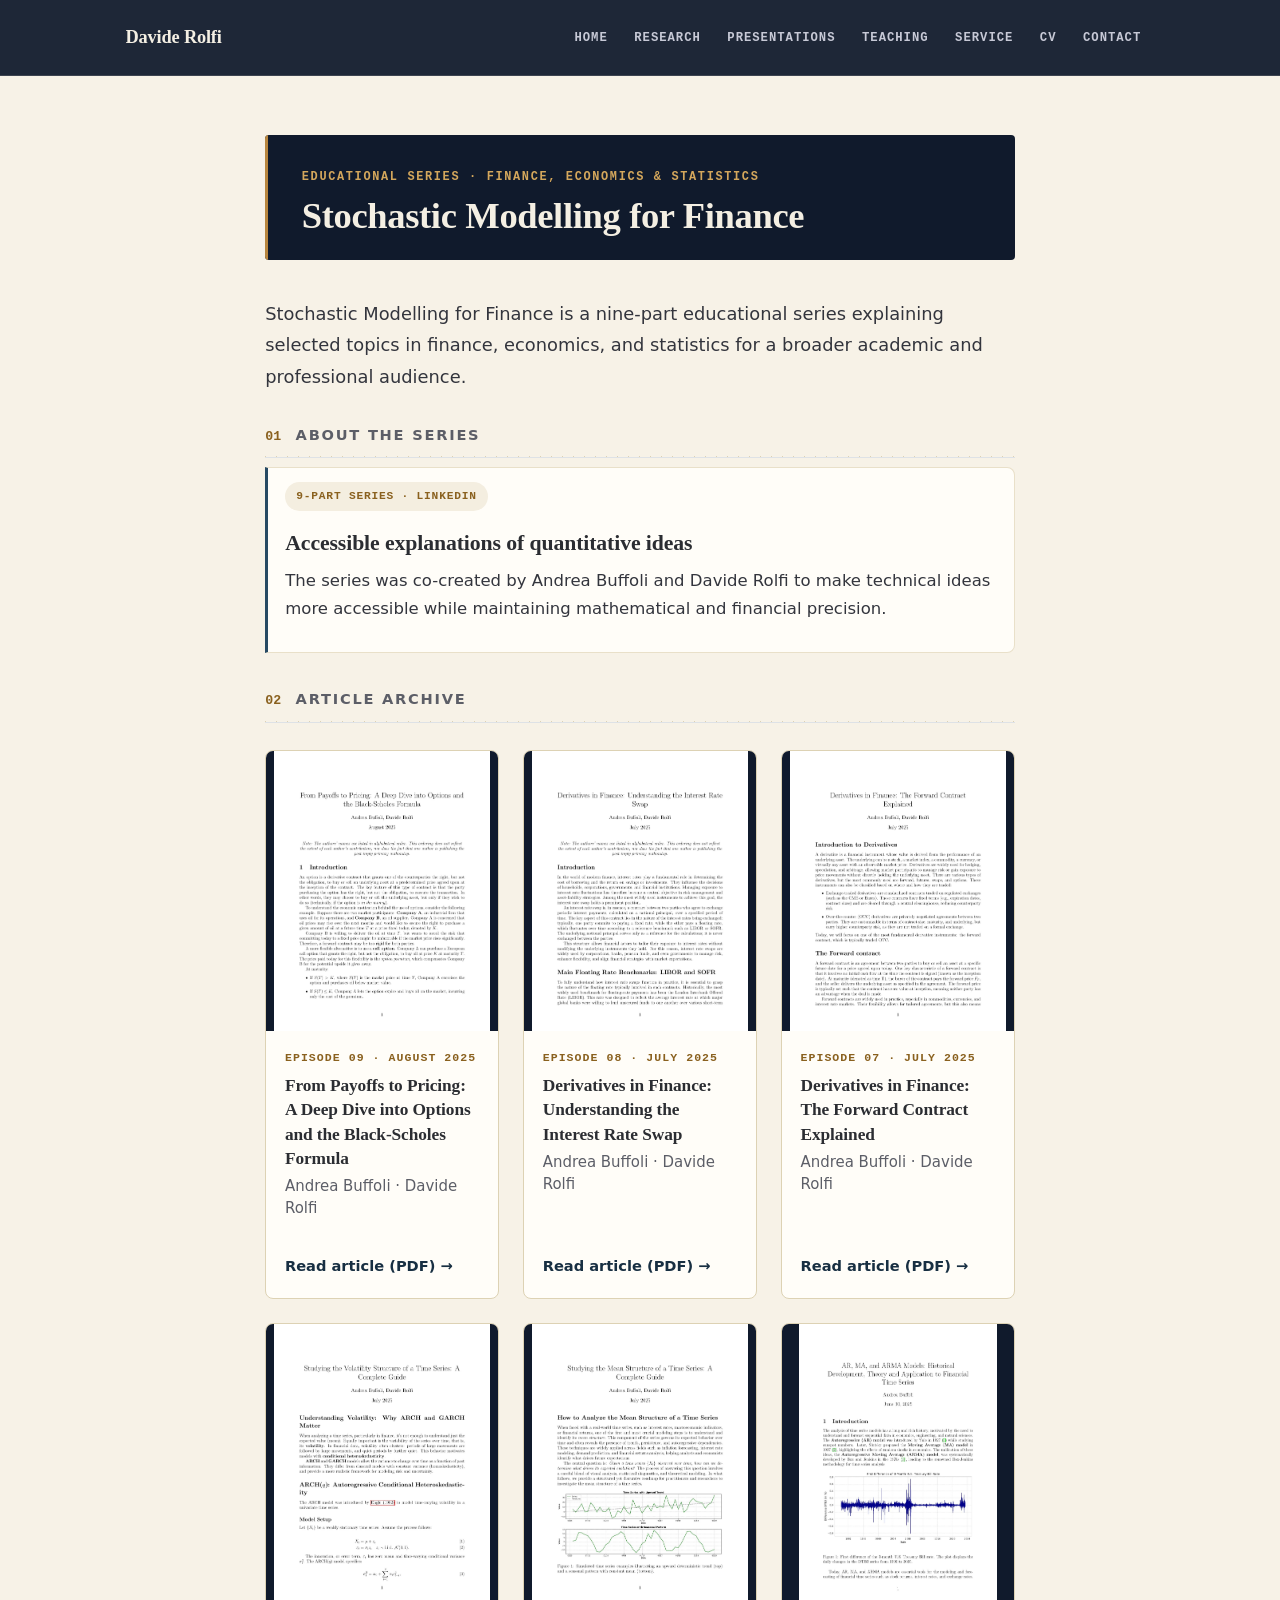
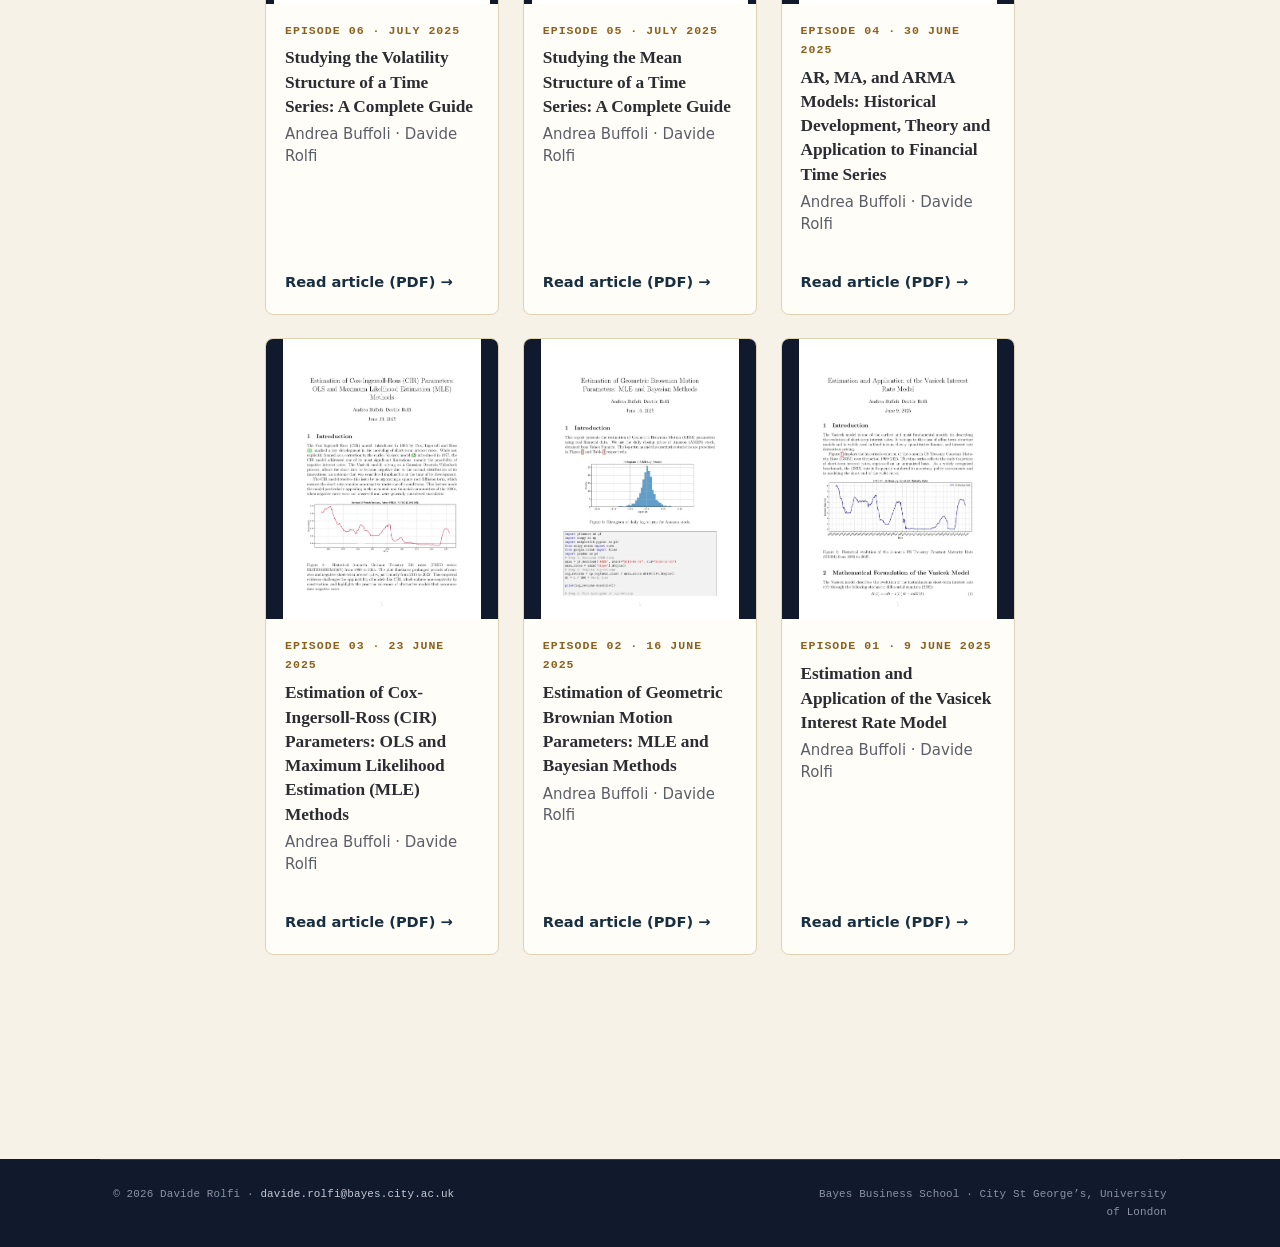
<file: stochastic-modelling.html>
<!DOCTYPE html>
<html xmlns="http://www.w3.org/1999/xhtml" lang="en" xml:lang="en"><head>

<meta charset="utf-8">
<meta name="generator" content="quarto-1.9.37">

<meta name="viewport" content="width=device-width, initial-scale=1.0, user-scalable=yes">


<title>Stochastic Modelling for Finance — Davide Rolfi – Davide Rolfi</title>
<style>
/* Default styles provided by pandoc.
** See https://pandoc.org/MANUAL.html#variables-for-html for config info.
*/
code{white-space: pre-wrap;}
span.smallcaps{font-variant: small-caps;}
div.columns{display: flex; gap: min(4vw, 1.5em);}
div.column{flex: auto; overflow-x: auto;}
div.hanging-indent{margin-left: 1.5em; text-indent: -1.5em;}
ul.task-list{list-style: none;}
ul.task-list li input[type="checkbox"] {
  width: 0.8em;
  margin: 0 0.8em 0.2em -1em; /* quarto-specific, see https://github.com/quarto-dev/quarto-cli/issues/4556 */ 
  vertical-align: middle;
}
</style>


<script src="site_libs/quarto-nav/quarto-nav.js"></script>
<link href="./favicon.svg" rel="icon" type="image/svg+xml">
<script src="site_libs/clipboard/clipboard.min.js"></script>
<script src="site_libs/quarto-html/quarto.js" type="module"></script>
<script src="site_libs/quarto-html/tabsets/tabsets.js" type="module"></script>
<script src="site_libs/quarto-html/popper.min.js"></script>
<script src="site_libs/quarto-html/tippy.umd.min.js"></script>
<link href="site_libs/quarto-html/tippy.css" rel="stylesheet">
<link href="site_libs/quarto-html/quarto-syntax-highlighting-7f8f88aac4f3542376d5c11b86a4c14d.css" rel="stylesheet" id="quarto-text-highlighting-styles">
<script src="site_libs/bootstrap/bootstrap.min.js"></script>
<link href="site_libs/bootstrap/bootstrap-icons.css" rel="stylesheet">
<link href="site_libs/bootstrap/bootstrap-45431c2918bd31147ddb3fa7038bb99f.min.css" rel="stylesheet" append-hash="true" id="quarto-bootstrap" data-mode="light">
<script id="quarto-search-options" type="application/json">{
  "language": {
    "search-no-results-text": "No results",
    "search-matching-documents-text": "matching documents",
    "search-copy-link-title": "Copy link to search",
    "search-hide-matches-text": "Hide additional matches",
    "search-more-match-text": "more match in this document",
    "search-more-matches-text": "more matches in this document",
    "search-clear-button-title": "Clear",
    "search-text-placeholder": "",
    "search-detached-cancel-button-title": "Cancel",
    "search-submit-button-title": "Submit",
    "search-label": "Search"
  }
}</script>
<style>html{ scroll-behavior: smooth; }</style>


<link rel="stylesheet" href="styles.css">
<meta property="og:title" content="Stochastic Modelling for Finance — Davide Rolfi">
<meta property="og:description" content="PhD Candidate in Actuarial Science at Bayes Business School, City St George’s, University of London.">
<meta property="og:image" content="images/og-image.png">
<meta property="og:site_name" content="Davide Rolfi">
<meta property="og:locale" content="en_GB">
<meta name="twitter:title" content="Stochastic Modelling for Finance — Davide Rolfi">
<meta name="twitter:description" content="PhD Candidate in Actuarial Science at Bayes Business School, City St George’s, University of London.">
<meta name="twitter:image" content="images/og-image.png">
<meta name="twitter:card" content="summary_large_image">
</head>

<body class="nav-fixed fullcontent quarto-light">

<div id="quarto-search-results"></div>
  <header id="quarto-header" class="headroom fixed-top">
    <nav class="navbar navbar-expand-lg " data-bs-theme="dark">
      <div class="navbar-container container-fluid">
      <div class="navbar-brand-container mx-auto">
    <a class="navbar-brand" href="./index.html">
    <span class="navbar-title">Davide Rolfi</span>
    </a>
  </div>
          <button class="navbar-toggler" type="button" data-bs-toggle="collapse" data-bs-target="#navbarCollapse" aria-controls="navbarCollapse" role="menu" aria-expanded="false" aria-label="Toggle navigation" onclick="if (window.quartoToggleHeadroom) { window.quartoToggleHeadroom(); }">
  <span class="navbar-toggler-icon"></span>
</button>
          <div class="collapse navbar-collapse" id="navbarCollapse">
            <ul class="navbar-nav navbar-nav-scroll ms-auto">
  <li class="nav-item">
    <a class="nav-link" href="./index.html"> 
<span class="menu-text">Home</span></a>
  </li>  
  <li class="nav-item">
    <a class="nav-link" href="./research.html"> 
<span class="menu-text">Research</span></a>
  </li>  
  <li class="nav-item">
    <a class="nav-link" href="./presentations.html"> 
<span class="menu-text">Presentations</span></a>
  </li>  
  <li class="nav-item">
    <a class="nav-link" href="./teaching.html"> 
<span class="menu-text">Teaching</span></a>
  </li>  
  <li class="nav-item">
    <a class="nav-link" href="./service.html"> 
<span class="menu-text">Service</span></a>
  </li>  
  <li class="nav-item">
    <a class="nav-link" href="./cv.html"> 
<span class="menu-text">CV</span></a>
  </li>  
  <li class="nav-item">
    <a class="nav-link" href="./contact.html"> 
<span class="menu-text">Contact</span></a>
  </li>  
</ul>
          </div> <!-- /navcollapse -->
            <div class="quarto-navbar-tools">
</div>
      </div> <!-- /container-fluid -->
    </nav>
</header>
<!-- content -->
<div id="quarto-content" class="quarto-container page-columns page-rows-contents page-layout-article page-navbar">
<!-- sidebar -->
<!-- margin-sidebar -->
    
<!-- main -->
<main class="content" id="quarto-document-content"><header id="title-block-header" class="quarto-title-block"></header>




<div class="page-header">
<p class="page-kicker">
Educational Series · Finance, Economics &amp; Statistics
</p>
<section id="stochastic-modelling-for-finance" class="level1">
<h1>Stochastic Modelling for Finance</h1>
</section>
</div>
<p class="page-intro">
Stochastic Modelling for Finance is a nine-part educational series explaining selected topics in finance, economics, and statistics for a broader academic and professional audience.
</p>
<section id="about-the-series" class="level2">
<h2 data-anchor-id="about-the-series">About the Series</h2>
<div class="paper-card featured-paper">
<p><span class="paper-label">9-part series · LinkedIn</span></p>
<section id="accessible-explanations-of-quantitative-ideas" class="level3">
<h3 data-anchor-id="accessible-explanations-of-quantitative-ideas">Accessible explanations of quantitative ideas</h3>
<p>The series was co-created by Andrea Buffoli and Davide Rolfi to make technical ideas more accessible while maintaining mathematical and financial precision.</p>
</section>
</div>
</section>
<section id="article-archive" class="level2">
<h2 data-anchor-id="article-archive">Article Archive</h2>
<div class="event-grid">
<div class="event-card episode-card">
<a href="files/stochastic-modelling-for-finance/EP9.pdf"> <img src="images/stochastic-modelling-for-finance/EP9.jpg" alt="Episode 9 · From Payoffs to Pricing: A Deep Dive into Options and the Black-Scholes Formula" loading="lazy"> </a>
<div class="event-card-text">
<p class="event-date">
Episode 09 · August 2025
</p>
<h3>
From Payoffs to Pricing: A Deep Dive into Options and the Black-Scholes Formula
</h3>
<p class="event-speakers">
Andrea Buffoli · Davide Rolfi
</p>
<p class="episode-link">
<a href="files/stochastic-modelling-for-finance/EP9.pdf">Read article (PDF) →</a>
</p>
</div>
</div>
<div class="event-card episode-card">
<a href="files/stochastic-modelling-for-finance/EP8.pdf"> <img src="images/stochastic-modelling-for-finance/EP8.jpg" alt="Episode 8 · Derivatives in Finance: Understanding the Interest Rate Swap" loading="lazy"> </a>
<div class="event-card-text">
<p class="event-date">
Episode 08 · July 2025
</p>
<h3>
Derivatives in Finance: Understanding the Interest Rate Swap
</h3>
<p class="event-speakers">
Andrea Buffoli · Davide Rolfi
</p>
<p class="episode-link">
<a href="files/stochastic-modelling-for-finance/EP8.pdf">Read article (PDF) →</a>
</p>
</div>
</div>
<div class="event-card episode-card">
<a href="files/stochastic-modelling-for-finance/EP7.pdf"> <img src="images/stochastic-modelling-for-finance/EP7.jpg" alt="Episode 7 · Derivatives in Finance: The Forward Contract Explained" loading="lazy"> </a>
<div class="event-card-text">
<p class="event-date">
Episode 07 · July 2025
</p>
<h3>
Derivatives in Finance: The Forward Contract Explained
</h3>
<p class="event-speakers">
Andrea Buffoli · Davide Rolfi
</p>
<p class="episode-link">
<a href="files/stochastic-modelling-for-finance/EP7.pdf">Read article (PDF) →</a>
</p>
</div>
</div>
<div class="event-card episode-card">
<a href="files/stochastic-modelling-for-finance/EP6.pdf"> <img src="images/stochastic-modelling-for-finance/EP6.jpg" alt="Episode 6 · Studying the Volatility Structure of a Time Series: A Complete Guide" loading="lazy"> </a>
<div class="event-card-text">
<p class="event-date">
Episode 06 · July 2025
</p>
<h3>
Studying the Volatility Structure of a Time Series: A Complete Guide
</h3>
<p class="event-speakers">
Andrea Buffoli · Davide Rolfi
</p>
<p class="episode-link">
<a href="files/stochastic-modelling-for-finance/EP6.pdf">Read article (PDF) →</a>
</p>
</div>
</div>
<div class="event-card episode-card">
<a href="files/stochastic-modelling-for-finance/EP5.pdf"> <img src="images/stochastic-modelling-for-finance/EP5.jpg" alt="Episode 5 · Studying the Mean Structure of a Time Series: A Complete Guide" loading="lazy"> </a>
<div class="event-card-text">
<p class="event-date">
Episode 05 · July 2025
</p>
<h3>
Studying the Mean Structure of a Time Series: A Complete Guide
</h3>
<p class="event-speakers">
Andrea Buffoli · Davide Rolfi
</p>
<p class="episode-link">
<a href="files/stochastic-modelling-for-finance/EP5.pdf">Read article (PDF) →</a>
</p>
</div>
</div>
<div class="event-card episode-card">
<a href="files/stochastic-modelling-for-finance/EP4.pdf"> <img src="images/stochastic-modelling-for-finance/EP4.jpg" alt="Episode 4 · AR, MA, and ARMA Models: Historical Development, Theory and Application to Financial Time Series" loading="lazy"> </a>
<div class="event-card-text">
<p class="event-date">
Episode 04 · 30 June 2025
</p>
<h3>
AR, MA, and ARMA Models: Historical Development, Theory and Application to Financial Time Series
</h3>
<p class="event-speakers">
Andrea Buffoli · Davide Rolfi
</p>
<p class="episode-link">
<a href="files/stochastic-modelling-for-finance/EP4.pdf">Read article (PDF) →</a>
</p>
</div>
</div>
<div class="event-card episode-card">
<a href="files/stochastic-modelling-for-finance/EP3.pdf"> <img src="images/stochastic-modelling-for-finance/EP3.jpg" alt="Episode 3 · Estimation of Cox-Ingersoll-Ross (CIR) Parameters: OLS and Maximum Likelihood Estimation (MLE) Methods" loading="lazy"> </a>
<div class="event-card-text">
<p class="event-date">
Episode 03 · 23 June 2025
</p>
<h3>
Estimation of Cox-Ingersoll-Ross (CIR) Parameters: OLS and Maximum Likelihood Estimation (MLE) Methods
</h3>
<p class="event-speakers">
Andrea Buffoli · Davide Rolfi
</p>
<p class="episode-link">
<a href="files/stochastic-modelling-for-finance/EP3.pdf">Read article (PDF) →</a>
</p>
</div>
</div>
<div class="event-card episode-card">
<a href="files/stochastic-modelling-for-finance/EP2.pdf"> <img src="images/stochastic-modelling-for-finance/EP2.jpg" alt="Episode 2 · Estimation of Geometric Brownian Motion Parameters: MLE and Bayesian Methods" loading="lazy"> </a>
<div class="event-card-text">
<p class="event-date">
Episode 02 · 16 June 2025
</p>
<h3>
Estimation of Geometric Brownian Motion Parameters: MLE and Bayesian Methods
</h3>
<p class="event-speakers">
Andrea Buffoli · Davide Rolfi
</p>
<p class="episode-link">
<a href="files/stochastic-modelling-for-finance/EP2.pdf">Read article (PDF) →</a>
</p>
</div>
</div>
<div class="event-card episode-card">
<a href="files/stochastic-modelling-for-finance/EP1.pdf"> <img src="images/stochastic-modelling-for-finance/EP1.jpg" alt="Episode 1 · Estimation and Application of the Vasicek Interest Rate Model" loading="lazy"> </a>
<div class="event-card-text">
<p class="event-date">
Episode 01 · 9 June 2025
</p>
<h3>
Estimation and Application of the Vasicek Interest Rate Model
</h3>
<p class="event-speakers">
Andrea Buffoli · Davide Rolfi
</p>
<p class="episode-link">
<a href="files/stochastic-modelling-for-finance/EP1.pdf">Read article (PDF) →</a>
</p>
</div>
</div>
</div>


</section>

</main> <!-- /main -->
<script id="quarto-html-after-body" type="application/javascript">
  window.document.addEventListener("DOMContentLoaded", function (event) {
    const isCodeAnnotation = (el) => {
      for (const clz of el.classList) {
        if (clz.startsWith('code-annotation-')) {                     
          return true;
        }
      }
      return false;
    }
    const onCopySuccess = function(e) {
      // button target
      const button = e.trigger;
      // don't keep focus
      button.blur();
      // flash "checked"
      button.classList.add('code-copy-button-checked');
      var currentTitle = button.getAttribute("title");
      button.setAttribute("title", "Copied!");
      let tooltip;
      if (window.bootstrap) {
        button.setAttribute("data-bs-toggle", "tooltip");
        button.setAttribute("data-bs-placement", "left");
        button.setAttribute("data-bs-title", "Copied!");
        tooltip = new bootstrap.Tooltip(button, 
          { trigger: "manual", 
            customClass: "code-copy-button-tooltip",
            offset: [0, -8]});
        tooltip.show();    
      }
      setTimeout(function() {
        if (tooltip) {
          tooltip.hide();
          button.removeAttribute("data-bs-title");
          button.removeAttribute("data-bs-toggle");
          button.removeAttribute("data-bs-placement");
        }
        button.setAttribute("title", currentTitle);
        button.classList.remove('code-copy-button-checked');
      }, 1000);
      // clear code selection
      e.clearSelection();
    }
    const getTextToCopy = function(trigger) {
      const outerScaffold = trigger.parentElement.cloneNode(true);
      const codeEl = outerScaffold.querySelector('code');
      for (const childEl of codeEl.children) {
        if (isCodeAnnotation(childEl)) {
          childEl.remove();
        }
      }
      return codeEl.innerText;
    }
    const clipboard = new window.ClipboardJS('.code-copy-button:not([data-in-quarto-modal])', {
      text: getTextToCopy
    });
    clipboard.on('success', onCopySuccess);
    if (window.document.getElementById('quarto-embedded-source-code-modal')) {
      const clipboardModal = new window.ClipboardJS('.code-copy-button[data-in-quarto-modal]', {
        text: getTextToCopy,
        container: window.document.getElementById('quarto-embedded-source-code-modal')
      });
      clipboardModal.on('success', onCopySuccess);
    }
      var localhostRegex = new RegExp(/^(?:http|https):\/\/localhost\:?[0-9]*\//);
      var mailtoRegex = new RegExp(/^mailto:/);
        var filterRegex = new RegExp('/' + window.location.host + '/');
      var isInternal = (href) => {
          return filterRegex.test(href) || localhostRegex.test(href) || mailtoRegex.test(href);
      }
      // Inspect non-navigation links and adorn them if external
     var links = window.document.querySelectorAll('a[href]:not(.nav-link):not(.navbar-brand):not(.toc-action):not(.sidebar-link):not(.sidebar-item-toggle):not(.pagination-link):not(.no-external):not([aria-hidden]):not(.dropdown-item):not(.quarto-navigation-tool):not(.about-link)');
      for (var i=0; i<links.length; i++) {
        const link = links[i];
        if (!isInternal(link.href)) {
          // undo the damage that might have been done by quarto-nav.js in the case of
          // links that we want to consider external
          if (link.dataset.originalHref !== undefined) {
            link.href = link.dataset.originalHref;
          }
            // target, if specified
            link.setAttribute("target", "_blank");
            if (link.getAttribute("rel") === null) {
              link.setAttribute("rel", "noopener");
            }
        }
      }
    function tippyHover(el, contentFn, onTriggerFn, onUntriggerFn) {
      const config = {
        allowHTML: true,
        maxWidth: 500,
        delay: 100,
        arrow: false,
        appendTo: function(el) {
            return el.parentElement;
        },
        interactive: true,
        interactiveBorder: 10,
        theme: 'quarto',
        placement: 'bottom-start',
      };
      if (contentFn) {
        config.content = contentFn;
      }
      if (onTriggerFn) {
        config.onTrigger = onTriggerFn;
      }
      if (onUntriggerFn) {
        config.onUntrigger = onUntriggerFn;
      }
      window.tippy(el, config); 
    }
    const noterefs = window.document.querySelectorAll('a[role="doc-noteref"]');
    for (var i=0; i<noterefs.length; i++) {
      const ref = noterefs[i];
      tippyHover(ref, function() {
        // use id or data attribute instead here
        let href = ref.getAttribute('data-footnote-href') || ref.getAttribute('href');
        try { href = new URL(href).hash; } catch {}
        const id = href.replace(/^#\/?/, "");
        const note = window.document.getElementById(id);
        if (note) {
          return note.innerHTML;
        } else {
          return "";
        }
      });
    }
    const xrefs = window.document.querySelectorAll('a.quarto-xref');
    const processXRef = (id, note) => {
      // Strip column container classes
      const stripColumnClz = (el) => {
        el.classList.remove("page-full", "page-columns");
        if (el.children) {
          for (const child of el.children) {
            stripColumnClz(child);
          }
        }
      }
      stripColumnClz(note)
      if (id === null || id.startsWith('sec-')) {
        // Special case sections, only their first couple elements
        const container = document.createElement("div");
        if (note.children && note.children.length > 2) {
          container.appendChild(note.children[0].cloneNode(true));
          for (let i = 1; i < note.children.length; i++) {
            const child = note.children[i];
            if (child.tagName === "P" && child.innerText === "") {
              continue;
            } else {
              container.appendChild(child.cloneNode(true));
              break;
            }
          }
          if (window.Quarto?.typesetMath) {
            window.Quarto.typesetMath(container);
          }
          return container.innerHTML
        } else {
          if (window.Quarto?.typesetMath) {
            window.Quarto.typesetMath(note);
          }
          return note.innerHTML;
        }
      } else {
        // Remove any anchor links if they are present
        const anchorLink = note.querySelector('a.anchorjs-link');
        if (anchorLink) {
          anchorLink.remove();
        }
        if (window.Quarto?.typesetMath) {
          window.Quarto.typesetMath(note);
        }
        if (note.classList.contains("callout")) {
          return note.outerHTML;
        } else {
          return note.innerHTML;
        }
      }
    }
    for (var i=0; i<xrefs.length; i++) {
      const xref = xrefs[i];
      tippyHover(xref, undefined, function(instance) {
        instance.disable();
        let url = xref.getAttribute('href');
        let hash = undefined; 
        if (url.startsWith('#')) {
          hash = url;
        } else {
          try { hash = new URL(url).hash; } catch {}
        }
        if (hash) {
          const id = hash.replace(/^#\/?/, "");
          const note = window.document.getElementById(id);
          if (note !== null) {
            try {
              const html = processXRef(id, note.cloneNode(true));
              instance.setContent(html);
            } finally {
              instance.enable();
              instance.show();
            }
          } else {
            // See if we can fetch this
            fetch(url.split('#')[0])
            .then(res => res.text())
            .then(html => {
              const parser = new DOMParser();
              const htmlDoc = parser.parseFromString(html, "text/html");
              const note = htmlDoc.getElementById(id);
              if (note !== null) {
                const html = processXRef(id, note);
                instance.setContent(html);
              } 
            }).finally(() => {
              instance.enable();
              instance.show();
            });
          }
        } else {
          // See if we can fetch a full url (with no hash to target)
          // This is a special case and we should probably do some content thinning / targeting
          fetch(url)
          .then(res => res.text())
          .then(html => {
            const parser = new DOMParser();
            const htmlDoc = parser.parseFromString(html, "text/html");
            const note = htmlDoc.querySelector('main.content');
            if (note !== null) {
              // This should only happen for chapter cross references
              // (since there is no id in the URL)
              // remove the first header
              if (note.children.length > 0 && note.children[0].tagName === "HEADER") {
                note.children[0].remove();
              }
              const html = processXRef(null, note);
              instance.setContent(html);
            } 
          }).finally(() => {
            instance.enable();
            instance.show();
          });
        }
      }, function(instance) {
      });
    }
        let selectedAnnoteEl;
        const selectorForAnnotation = ( cell, annotation) => {
          let cellAttr = 'data-code-cell="' + cell + '"';
          let lineAttr = 'data-code-annotation="' +  annotation + '"';
          const selector = 'span[' + cellAttr + '][' + lineAttr + ']';
          return selector;
        }
        const selectCodeLines = (annoteEl) => {
          const doc = window.document;
          const targetCell = annoteEl.getAttribute("data-target-cell");
          const targetAnnotation = annoteEl.getAttribute("data-target-annotation");
          const annoteSpan = window.document.querySelector(selectorForAnnotation(targetCell, targetAnnotation));
          const lines = annoteSpan.getAttribute("data-code-lines").split(",");
          const lineIds = lines.map((line) => {
            return targetCell + "-" + line;
          })
          let top = null;
          let height = null;
          let parent = null;
          if (lineIds.length > 0) {
              //compute the position of the single el (top and bottom and make a div)
              const el = window.document.getElementById(lineIds[0]);
              top = el.offsetTop;
              height = el.offsetHeight;
              parent = el.parentElement.parentElement;
            if (lineIds.length > 1) {
              const lastEl = window.document.getElementById(lineIds[lineIds.length - 1]);
              const bottom = lastEl.offsetTop + lastEl.offsetHeight;
              height = bottom - top;
            }
            if (top !== null && height !== null && parent !== null) {
              // cook up a div (if necessary) and position it 
              let div = window.document.getElementById("code-annotation-line-highlight");
              if (div === null) {
                div = window.document.createElement("div");
                div.setAttribute("id", "code-annotation-line-highlight");
                div.style.position = 'absolute';
                parent.appendChild(div);
              }
              div.style.top = top - 2 + "px";
              div.style.height = height + 4 + "px";
              div.style.left = 0;
              let gutterDiv = window.document.getElementById("code-annotation-line-highlight-gutter");
              if (gutterDiv === null) {
                gutterDiv = window.document.createElement("div");
                gutterDiv.setAttribute("id", "code-annotation-line-highlight-gutter");
                gutterDiv.style.position = 'absolute';
                const codeCell = window.document.getElementById(targetCell);
                const gutter = codeCell.querySelector('.code-annotation-gutter');
                gutter.appendChild(gutterDiv);
              }
              gutterDiv.style.top = top - 2 + "px";
              gutterDiv.style.height = height + 4 + "px";
            }
            selectedAnnoteEl = annoteEl;
          }
        };
        const unselectCodeLines = () => {
          const elementsIds = ["code-annotation-line-highlight", "code-annotation-line-highlight-gutter"];
          elementsIds.forEach((elId) => {
            const div = window.document.getElementById(elId);
            if (div) {
              div.remove();
            }
          });
          selectedAnnoteEl = undefined;
        };
          // Handle positioning of the toggle
      window.addEventListener(
        "resize",
        throttle(() => {
          elRect = undefined;
          if (selectedAnnoteEl) {
            selectCodeLines(selectedAnnoteEl);
          }
        }, 10)
      );
      function throttle(fn, ms) {
      let throttle = false;
      let timer;
        return (...args) => {
          if(!throttle) { // first call gets through
              fn.apply(this, args);
              throttle = true;
          } else { // all the others get throttled
              if(timer) clearTimeout(timer); // cancel #2
              timer = setTimeout(() => {
                fn.apply(this, args);
                timer = throttle = false;
              }, ms);
          }
        };
      }
        // Attach click handler to the DT
        const annoteDls = window.document.querySelectorAll('dt[data-target-cell]');
        for (const annoteDlNode of annoteDls) {
          annoteDlNode.addEventListener('click', (event) => {
            const clickedEl = event.target;
            if (clickedEl !== selectedAnnoteEl) {
              unselectCodeLines();
              const activeEl = window.document.querySelector('dt[data-target-cell].code-annotation-active');
              if (activeEl) {
                activeEl.classList.remove('code-annotation-active');
              }
              selectCodeLines(clickedEl);
              clickedEl.classList.add('code-annotation-active');
            } else {
              // Unselect the line
              unselectCodeLines();
              clickedEl.classList.remove('code-annotation-active');
            }
          });
        }
    const findCites = (el) => {
      const parentEl = el.parentElement;
      if (parentEl) {
        const cites = parentEl.dataset.cites;
        if (cites) {
          return {
            el,
            cites: cites.split(' ')
          };
        } else {
          return findCites(el.parentElement)
        }
      } else {
        return undefined;
      }
    };
    var bibliorefs = window.document.querySelectorAll('a[role="doc-biblioref"]');
    for (var i=0; i<bibliorefs.length; i++) {
      const ref = bibliorefs[i];
      const citeInfo = findCites(ref);
      if (citeInfo) {
        tippyHover(citeInfo.el, function() {
          var popup = window.document.createElement('div');
          citeInfo.cites.forEach(function(cite) {
            var citeDiv = window.document.createElement('div');
            citeDiv.classList.add('hanging-indent');
            citeDiv.classList.add('csl-entry');
            var biblioDiv = window.document.getElementById('ref-' + cite);
            if (biblioDiv) {
              citeDiv.innerHTML = biblioDiv.innerHTML;
            }
            popup.appendChild(citeDiv);
          });
          return popup.innerHTML;
        });
      }
    }
  });
  </script>
</div> <!-- /content -->
<footer class="footer">
  <div class="nav-footer">
    <div class="nav-footer-left">
<p>© 2026 Davide Rolfi · <a href="mailto:davide.rolfi@bayes.city.ac.uk">davide.rolfi@bayes.city.ac.uk</a></p>
</div>   
    <div class="nav-footer-center">
      &nbsp;
    </div>
    <div class="nav-footer-right">
<p>Bayes Business School · City St George’s, University of London</p>
</div>
  </div>
</footer>




<script src="site_libs/quarto-html/zenscroll-min.js"></script>
</body></html>
</file>
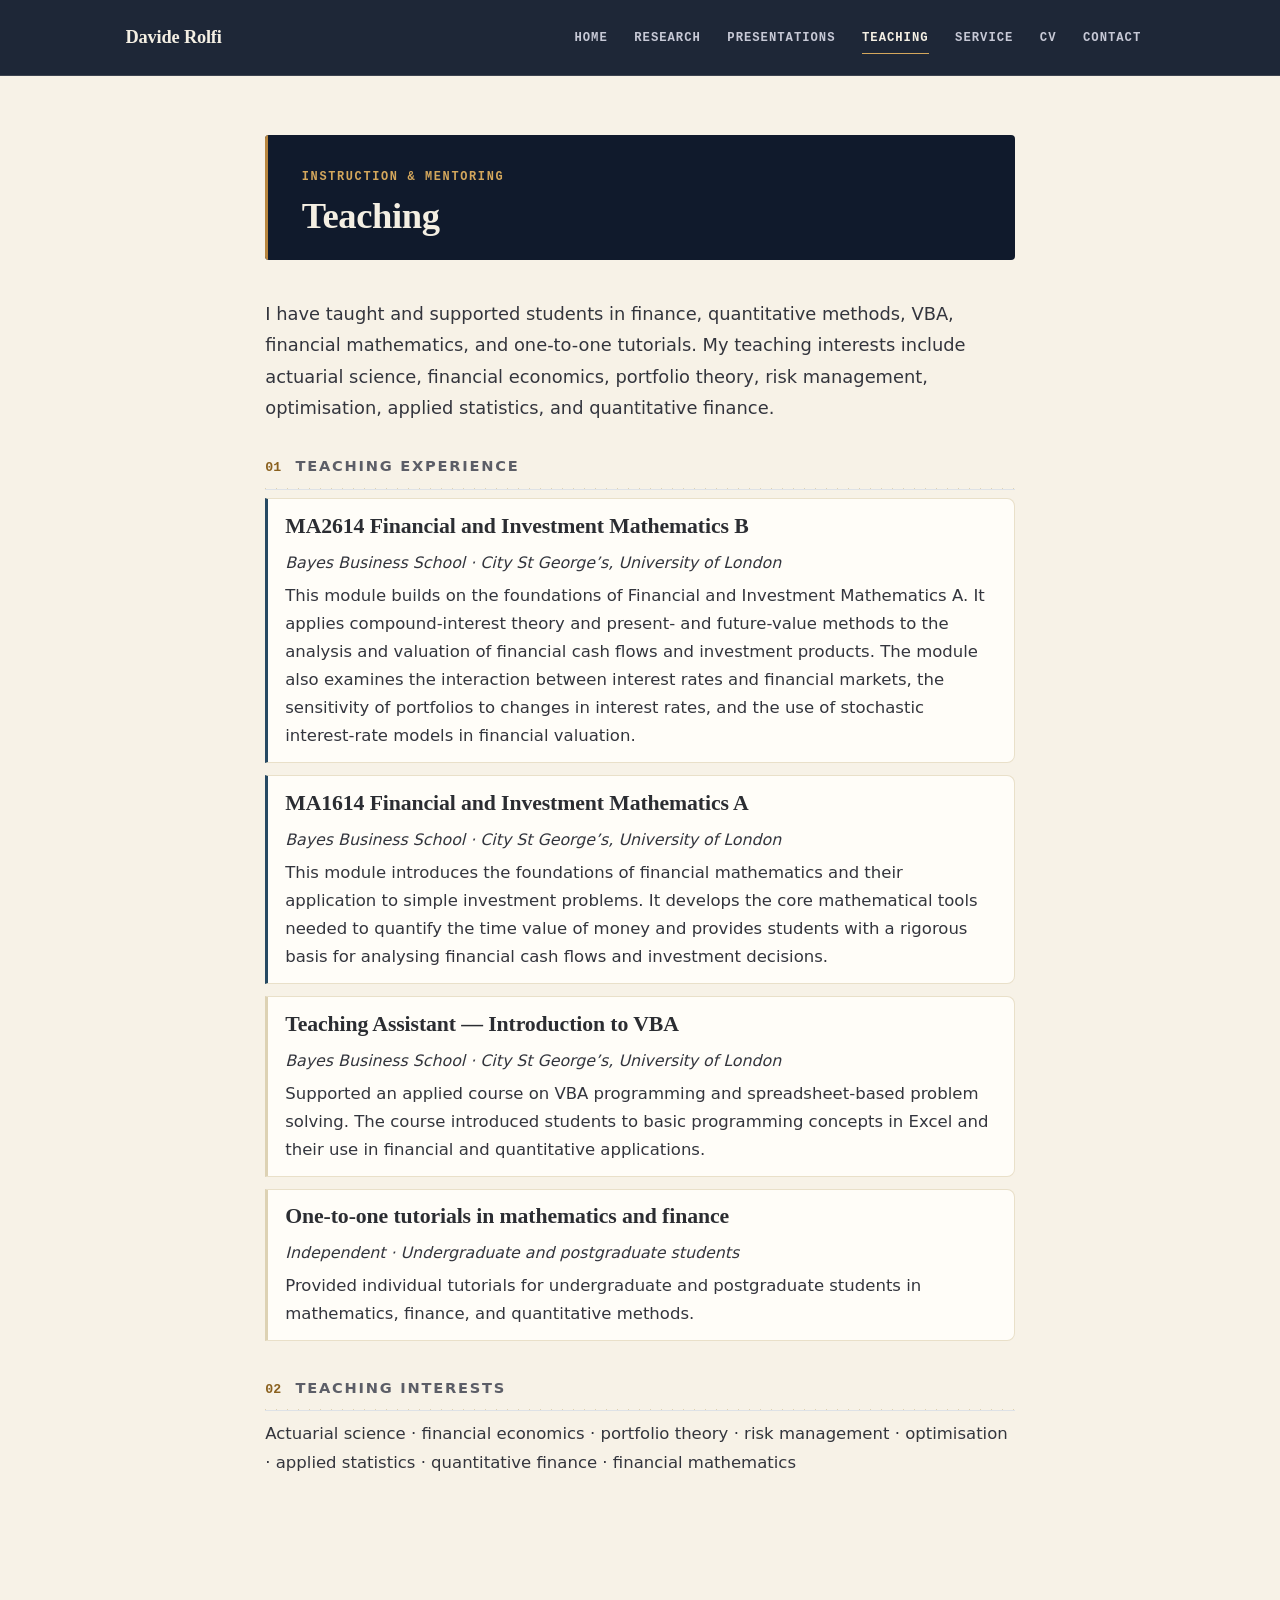
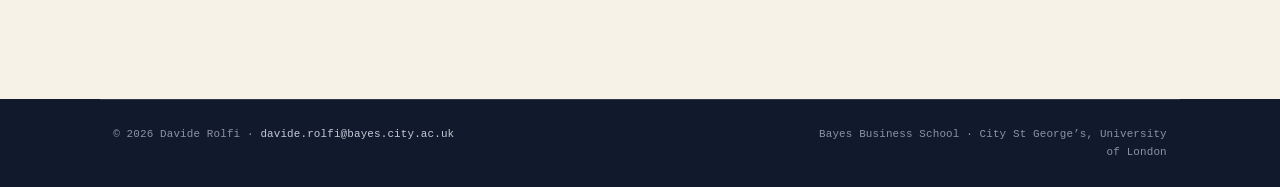
<file: teaching.html>
<!DOCTYPE html>
<html xmlns="http://www.w3.org/1999/xhtml" lang="en" xml:lang="en"><head>

<meta charset="utf-8">
<meta name="generator" content="quarto-1.9.37">

<meta name="viewport" content="width=device-width, initial-scale=1.0, user-scalable=yes">


<title>Teaching — Davide Rolfi – Davide Rolfi</title>
<style>
/* Default styles provided by pandoc.
** See https://pandoc.org/MANUAL.html#variables-for-html for config info.
*/
code{white-space: pre-wrap;}
span.smallcaps{font-variant: small-caps;}
div.columns{display: flex; gap: min(4vw, 1.5em);}
div.column{flex: auto; overflow-x: auto;}
div.hanging-indent{margin-left: 1.5em; text-indent: -1.5em;}
ul.task-list{list-style: none;}
ul.task-list li input[type="checkbox"] {
  width: 0.8em;
  margin: 0 0.8em 0.2em -1em; /* quarto-specific, see https://github.com/quarto-dev/quarto-cli/issues/4556 */ 
  vertical-align: middle;
}
</style>


<script src="site_libs/quarto-nav/quarto-nav.js"></script>
<link href="./favicon.svg" rel="icon" type="image/svg+xml">
<script src="site_libs/clipboard/clipboard.min.js"></script>
<script src="site_libs/quarto-html/quarto.js" type="module"></script>
<script src="site_libs/quarto-html/tabsets/tabsets.js" type="module"></script>
<script src="site_libs/quarto-html/popper.min.js"></script>
<script src="site_libs/quarto-html/tippy.umd.min.js"></script>
<link href="site_libs/quarto-html/tippy.css" rel="stylesheet">
<link href="site_libs/quarto-html/quarto-syntax-highlighting-7f8f88aac4f3542376d5c11b86a4c14d.css" rel="stylesheet" id="quarto-text-highlighting-styles">
<script src="site_libs/bootstrap/bootstrap.min.js"></script>
<link href="site_libs/bootstrap/bootstrap-icons.css" rel="stylesheet">
<link href="site_libs/bootstrap/bootstrap-45431c2918bd31147ddb3fa7038bb99f.min.css" rel="stylesheet" append-hash="true" id="quarto-bootstrap" data-mode="light">
<script id="quarto-search-options" type="application/json">{
  "language": {
    "search-no-results-text": "No results",
    "search-matching-documents-text": "matching documents",
    "search-copy-link-title": "Copy link to search",
    "search-hide-matches-text": "Hide additional matches",
    "search-more-match-text": "more match in this document",
    "search-more-matches-text": "more matches in this document",
    "search-clear-button-title": "Clear",
    "search-text-placeholder": "",
    "search-detached-cancel-button-title": "Cancel",
    "search-submit-button-title": "Submit",
    "search-label": "Search"
  }
}</script>
<style>html{ scroll-behavior: smooth; }</style>


<link rel="stylesheet" href="styles.css">
<meta property="og:title" content="Teaching — Davide Rolfi">
<meta property="og:description" content="PhD Candidate in Actuarial Science at Bayes Business School, City St George’s, University of London.">
<meta property="og:image" content="images/og-image.png">
<meta property="og:site_name" content="Davide Rolfi">
<meta property="og:locale" content="en_GB">
<meta name="twitter:title" content="Teaching — Davide Rolfi">
<meta name="twitter:description" content="PhD Candidate in Actuarial Science at Bayes Business School, City St George’s, University of London.">
<meta name="twitter:image" content="images/og-image.png">
<meta name="twitter:card" content="summary_large_image">
</head>

<body class="nav-fixed fullcontent quarto-light">

<div id="quarto-search-results"></div>
  <header id="quarto-header" class="headroom fixed-top">
    <nav class="navbar navbar-expand-lg " data-bs-theme="dark">
      <div class="navbar-container container-fluid">
      <div class="navbar-brand-container mx-auto">
    <a class="navbar-brand" href="./index.html">
    <span class="navbar-title">Davide Rolfi</span>
    </a>
  </div>
          <button class="navbar-toggler" type="button" data-bs-toggle="collapse" data-bs-target="#navbarCollapse" aria-controls="navbarCollapse" role="menu" aria-expanded="false" aria-label="Toggle navigation" onclick="if (window.quartoToggleHeadroom) { window.quartoToggleHeadroom(); }">
  <span class="navbar-toggler-icon"></span>
</button>
          <div class="collapse navbar-collapse" id="navbarCollapse">
            <ul class="navbar-nav navbar-nav-scroll ms-auto">
  <li class="nav-item">
    <a class="nav-link" href="./index.html"> 
<span class="menu-text">Home</span></a>
  </li>  
  <li class="nav-item">
    <a class="nav-link" href="./research.html"> 
<span class="menu-text">Research</span></a>
  </li>  
  <li class="nav-item">
    <a class="nav-link" href="./presentations.html"> 
<span class="menu-text">Presentations</span></a>
  </li>  
  <li class="nav-item">
    <a class="nav-link active" href="./teaching.html" aria-current="page"> 
<span class="menu-text">Teaching</span></a>
  </li>  
  <li class="nav-item">
    <a class="nav-link" href="./service.html"> 
<span class="menu-text">Service</span></a>
  </li>  
  <li class="nav-item">
    <a class="nav-link" href="./cv.html"> 
<span class="menu-text">CV</span></a>
  </li>  
  <li class="nav-item">
    <a class="nav-link" href="./contact.html"> 
<span class="menu-text">Contact</span></a>
  </li>  
</ul>
          </div> <!-- /navcollapse -->
            <div class="quarto-navbar-tools">
</div>
      </div> <!-- /container-fluid -->
    </nav>
</header>
<!-- content -->
<div id="quarto-content" class="quarto-container page-columns page-rows-contents page-layout-article page-navbar">
<!-- sidebar -->
<!-- margin-sidebar -->
    
<!-- main -->
<main class="content" id="quarto-document-content"><header id="title-block-header" class="quarto-title-block"></header>




<div class="page-header">
<p class="page-kicker">
Instruction &amp; Mentoring
</p>
<section id="teaching" class="level1">
<h1>Teaching</h1>
</section>
</div>
<p class="page-intro">
I have taught and supported students in finance, quantitative methods, VBA, financial mathematics, and one-to-one tutorials. My teaching interests include actuarial science, financial economics, portfolio theory, risk management, optimisation, applied statistics, and quantitative finance.
</p>
<section id="teaching-experience" class="level2">
<h2 data-anchor-id="teaching-experience">Teaching Experience</h2>
<section id="ma2614-financial-and-investment-mathematics-b" class="level3 paper-card featured-paper">
<h3 data-anchor-id="ma2614-financial-and-investment-mathematics-b">MA2614 Financial and Investment Mathematics B</h3>
<p class="paper-meta">
Bayes Business School · City St George’s, University of London
</p>
<p>This module builds on the foundations of Financial and Investment Mathematics A. It applies compound-interest theory and present- and future-value methods to the analysis and valuation of financial cash flows and investment products. The module also examines the interaction between interest rates and financial markets, the sensitivity of portfolios to changes in interest rates, and the use of stochastic interest-rate models in financial valuation.</p>
</section>
<section id="ma1614-financial-and-investment-mathematics-a" class="level3 paper-card featured-paper">
<h3 data-anchor-id="ma1614-financial-and-investment-mathematics-a">MA1614 Financial and Investment Mathematics A</h3>
<p class="paper-meta">
Bayes Business School · City St George’s, University of London
</p>
<p>This module introduces the foundations of financial mathematics and their application to simple investment problems. It develops the core mathematical tools needed to quantify the time value of money and provides students with a rigorous basis for analysing financial cash flows and investment decisions.</p>
</section>
<section id="teaching-assistant-introduction-to-vba" class="level3 paper-card">
<h3 data-anchor-id="teaching-assistant-introduction-to-vba">Teaching Assistant — Introduction to VBA</h3>
<p class="paper-meta">
Bayes Business School · City St George’s, University of London
</p>
<p>Supported an applied course on VBA programming and spreadsheet-based problem solving. The course introduced students to basic programming concepts in Excel and their use in financial and quantitative applications.</p>
</section>
<section id="one-to-one-tutorials-in-mathematics-and-finance" class="level3 paper-card">
<h3 data-anchor-id="one-to-one-tutorials-in-mathematics-and-finance">One-to-one tutorials in mathematics and finance</h3>
<p class="paper-meta">
Independent · Undergraduate and postgraduate students
</p>
<p>Provided individual tutorials for undergraduate and postgraduate students in mathematics, finance, and quantitative methods.</p>
</section>
</section>
<section id="teaching-interests" class="level2">
<h2 data-anchor-id="teaching-interests">Teaching Interests</h2>
<p class="research-interests">
Actuarial science · financial economics · portfolio theory · risk management · optimisation · applied statistics · quantitative finance · financial mathematics
</p>


</section>

</main> <!-- /main -->
<script id="quarto-html-after-body" type="application/javascript">
  window.document.addEventListener("DOMContentLoaded", function (event) {
    const isCodeAnnotation = (el) => {
      for (const clz of el.classList) {
        if (clz.startsWith('code-annotation-')) {                     
          return true;
        }
      }
      return false;
    }
    const onCopySuccess = function(e) {
      // button target
      const button = e.trigger;
      // don't keep focus
      button.blur();
      // flash "checked"
      button.classList.add('code-copy-button-checked');
      var currentTitle = button.getAttribute("title");
      button.setAttribute("title", "Copied!");
      let tooltip;
      if (window.bootstrap) {
        button.setAttribute("data-bs-toggle", "tooltip");
        button.setAttribute("data-bs-placement", "left");
        button.setAttribute("data-bs-title", "Copied!");
        tooltip = new bootstrap.Tooltip(button, 
          { trigger: "manual", 
            customClass: "code-copy-button-tooltip",
            offset: [0, -8]});
        tooltip.show();    
      }
      setTimeout(function() {
        if (tooltip) {
          tooltip.hide();
          button.removeAttribute("data-bs-title");
          button.removeAttribute("data-bs-toggle");
          button.removeAttribute("data-bs-placement");
        }
        button.setAttribute("title", currentTitle);
        button.classList.remove('code-copy-button-checked');
      }, 1000);
      // clear code selection
      e.clearSelection();
    }
    const getTextToCopy = function(trigger) {
      const outerScaffold = trigger.parentElement.cloneNode(true);
      const codeEl = outerScaffold.querySelector('code');
      for (const childEl of codeEl.children) {
        if (isCodeAnnotation(childEl)) {
          childEl.remove();
        }
      }
      return codeEl.innerText;
    }
    const clipboard = new window.ClipboardJS('.code-copy-button:not([data-in-quarto-modal])', {
      text: getTextToCopy
    });
    clipboard.on('success', onCopySuccess);
    if (window.document.getElementById('quarto-embedded-source-code-modal')) {
      const clipboardModal = new window.ClipboardJS('.code-copy-button[data-in-quarto-modal]', {
        text: getTextToCopy,
        container: window.document.getElementById('quarto-embedded-source-code-modal')
      });
      clipboardModal.on('success', onCopySuccess);
    }
      var localhostRegex = new RegExp(/^(?:http|https):\/\/localhost\:?[0-9]*\//);
      var mailtoRegex = new RegExp(/^mailto:/);
        var filterRegex = new RegExp('/' + window.location.host + '/');
      var isInternal = (href) => {
          return filterRegex.test(href) || localhostRegex.test(href) || mailtoRegex.test(href);
      }
      // Inspect non-navigation links and adorn them if external
     var links = window.document.querySelectorAll('a[href]:not(.nav-link):not(.navbar-brand):not(.toc-action):not(.sidebar-link):not(.sidebar-item-toggle):not(.pagination-link):not(.no-external):not([aria-hidden]):not(.dropdown-item):not(.quarto-navigation-tool):not(.about-link)');
      for (var i=0; i<links.length; i++) {
        const link = links[i];
        if (!isInternal(link.href)) {
          // undo the damage that might have been done by quarto-nav.js in the case of
          // links that we want to consider external
          if (link.dataset.originalHref !== undefined) {
            link.href = link.dataset.originalHref;
          }
            // target, if specified
            link.setAttribute("target", "_blank");
            if (link.getAttribute("rel") === null) {
              link.setAttribute("rel", "noopener");
            }
        }
      }
    function tippyHover(el, contentFn, onTriggerFn, onUntriggerFn) {
      const config = {
        allowHTML: true,
        maxWidth: 500,
        delay: 100,
        arrow: false,
        appendTo: function(el) {
            return el.parentElement;
        },
        interactive: true,
        interactiveBorder: 10,
        theme: 'quarto',
        placement: 'bottom-start',
      };
      if (contentFn) {
        config.content = contentFn;
      }
      if (onTriggerFn) {
        config.onTrigger = onTriggerFn;
      }
      if (onUntriggerFn) {
        config.onUntrigger = onUntriggerFn;
      }
      window.tippy(el, config); 
    }
    const noterefs = window.document.querySelectorAll('a[role="doc-noteref"]');
    for (var i=0; i<noterefs.length; i++) {
      const ref = noterefs[i];
      tippyHover(ref, function() {
        // use id or data attribute instead here
        let href = ref.getAttribute('data-footnote-href') || ref.getAttribute('href');
        try { href = new URL(href).hash; } catch {}
        const id = href.replace(/^#\/?/, "");
        const note = window.document.getElementById(id);
        if (note) {
          return note.innerHTML;
        } else {
          return "";
        }
      });
    }
    const xrefs = window.document.querySelectorAll('a.quarto-xref');
    const processXRef = (id, note) => {
      // Strip column container classes
      const stripColumnClz = (el) => {
        el.classList.remove("page-full", "page-columns");
        if (el.children) {
          for (const child of el.children) {
            stripColumnClz(child);
          }
        }
      }
      stripColumnClz(note)
      if (id === null || id.startsWith('sec-')) {
        // Special case sections, only their first couple elements
        const container = document.createElement("div");
        if (note.children && note.children.length > 2) {
          container.appendChild(note.children[0].cloneNode(true));
          for (let i = 1; i < note.children.length; i++) {
            const child = note.children[i];
            if (child.tagName === "P" && child.innerText === "") {
              continue;
            } else {
              container.appendChild(child.cloneNode(true));
              break;
            }
          }
          if (window.Quarto?.typesetMath) {
            window.Quarto.typesetMath(container);
          }
          return container.innerHTML
        } else {
          if (window.Quarto?.typesetMath) {
            window.Quarto.typesetMath(note);
          }
          return note.innerHTML;
        }
      } else {
        // Remove any anchor links if they are present
        const anchorLink = note.querySelector('a.anchorjs-link');
        if (anchorLink) {
          anchorLink.remove();
        }
        if (window.Quarto?.typesetMath) {
          window.Quarto.typesetMath(note);
        }
        if (note.classList.contains("callout")) {
          return note.outerHTML;
        } else {
          return note.innerHTML;
        }
      }
    }
    for (var i=0; i<xrefs.length; i++) {
      const xref = xrefs[i];
      tippyHover(xref, undefined, function(instance) {
        instance.disable();
        let url = xref.getAttribute('href');
        let hash = undefined; 
        if (url.startsWith('#')) {
          hash = url;
        } else {
          try { hash = new URL(url).hash; } catch {}
        }
        if (hash) {
          const id = hash.replace(/^#\/?/, "");
          const note = window.document.getElementById(id);
          if (note !== null) {
            try {
              const html = processXRef(id, note.cloneNode(true));
              instance.setContent(html);
            } finally {
              instance.enable();
              instance.show();
            }
          } else {
            // See if we can fetch this
            fetch(url.split('#')[0])
            .then(res => res.text())
            .then(html => {
              const parser = new DOMParser();
              const htmlDoc = parser.parseFromString(html, "text/html");
              const note = htmlDoc.getElementById(id);
              if (note !== null) {
                const html = processXRef(id, note);
                instance.setContent(html);
              } 
            }).finally(() => {
              instance.enable();
              instance.show();
            });
          }
        } else {
          // See if we can fetch a full url (with no hash to target)
          // This is a special case and we should probably do some content thinning / targeting
          fetch(url)
          .then(res => res.text())
          .then(html => {
            const parser = new DOMParser();
            const htmlDoc = parser.parseFromString(html, "text/html");
            const note = htmlDoc.querySelector('main.content');
            if (note !== null) {
              // This should only happen for chapter cross references
              // (since there is no id in the URL)
              // remove the first header
              if (note.children.length > 0 && note.children[0].tagName === "HEADER") {
                note.children[0].remove();
              }
              const html = processXRef(null, note);
              instance.setContent(html);
            } 
          }).finally(() => {
            instance.enable();
            instance.show();
          });
        }
      }, function(instance) {
      });
    }
        let selectedAnnoteEl;
        const selectorForAnnotation = ( cell, annotation) => {
          let cellAttr = 'data-code-cell="' + cell + '"';
          let lineAttr = 'data-code-annotation="' +  annotation + '"';
          const selector = 'span[' + cellAttr + '][' + lineAttr + ']';
          return selector;
        }
        const selectCodeLines = (annoteEl) => {
          const doc = window.document;
          const targetCell = annoteEl.getAttribute("data-target-cell");
          const targetAnnotation = annoteEl.getAttribute("data-target-annotation");
          const annoteSpan = window.document.querySelector(selectorForAnnotation(targetCell, targetAnnotation));
          const lines = annoteSpan.getAttribute("data-code-lines").split(",");
          const lineIds = lines.map((line) => {
            return targetCell + "-" + line;
          })
          let top = null;
          let height = null;
          let parent = null;
          if (lineIds.length > 0) {
              //compute the position of the single el (top and bottom and make a div)
              const el = window.document.getElementById(lineIds[0]);
              top = el.offsetTop;
              height = el.offsetHeight;
              parent = el.parentElement.parentElement;
            if (lineIds.length > 1) {
              const lastEl = window.document.getElementById(lineIds[lineIds.length - 1]);
              const bottom = lastEl.offsetTop + lastEl.offsetHeight;
              height = bottom - top;
            }
            if (top !== null && height !== null && parent !== null) {
              // cook up a div (if necessary) and position it 
              let div = window.document.getElementById("code-annotation-line-highlight");
              if (div === null) {
                div = window.document.createElement("div");
                div.setAttribute("id", "code-annotation-line-highlight");
                div.style.position = 'absolute';
                parent.appendChild(div);
              }
              div.style.top = top - 2 + "px";
              div.style.height = height + 4 + "px";
              div.style.left = 0;
              let gutterDiv = window.document.getElementById("code-annotation-line-highlight-gutter");
              if (gutterDiv === null) {
                gutterDiv = window.document.createElement("div");
                gutterDiv.setAttribute("id", "code-annotation-line-highlight-gutter");
                gutterDiv.style.position = 'absolute';
                const codeCell = window.document.getElementById(targetCell);
                const gutter = codeCell.querySelector('.code-annotation-gutter');
                gutter.appendChild(gutterDiv);
              }
              gutterDiv.style.top = top - 2 + "px";
              gutterDiv.style.height = height + 4 + "px";
            }
            selectedAnnoteEl = annoteEl;
          }
        };
        const unselectCodeLines = () => {
          const elementsIds = ["code-annotation-line-highlight", "code-annotation-line-highlight-gutter"];
          elementsIds.forEach((elId) => {
            const div = window.document.getElementById(elId);
            if (div) {
              div.remove();
            }
          });
          selectedAnnoteEl = undefined;
        };
          // Handle positioning of the toggle
      window.addEventListener(
        "resize",
        throttle(() => {
          elRect = undefined;
          if (selectedAnnoteEl) {
            selectCodeLines(selectedAnnoteEl);
          }
        }, 10)
      );
      function throttle(fn, ms) {
      let throttle = false;
      let timer;
        return (...args) => {
          if(!throttle) { // first call gets through
              fn.apply(this, args);
              throttle = true;
          } else { // all the others get throttled
              if(timer) clearTimeout(timer); // cancel #2
              timer = setTimeout(() => {
                fn.apply(this, args);
                timer = throttle = false;
              }, ms);
          }
        };
      }
        // Attach click handler to the DT
        const annoteDls = window.document.querySelectorAll('dt[data-target-cell]');
        for (const annoteDlNode of annoteDls) {
          annoteDlNode.addEventListener('click', (event) => {
            const clickedEl = event.target;
            if (clickedEl !== selectedAnnoteEl) {
              unselectCodeLines();
              const activeEl = window.document.querySelector('dt[data-target-cell].code-annotation-active');
              if (activeEl) {
                activeEl.classList.remove('code-annotation-active');
              }
              selectCodeLines(clickedEl);
              clickedEl.classList.add('code-annotation-active');
            } else {
              // Unselect the line
              unselectCodeLines();
              clickedEl.classList.remove('code-annotation-active');
            }
          });
        }
    const findCites = (el) => {
      const parentEl = el.parentElement;
      if (parentEl) {
        const cites = parentEl.dataset.cites;
        if (cites) {
          return {
            el,
            cites: cites.split(' ')
          };
        } else {
          return findCites(el.parentElement)
        }
      } else {
        return undefined;
      }
    };
    var bibliorefs = window.document.querySelectorAll('a[role="doc-biblioref"]');
    for (var i=0; i<bibliorefs.length; i++) {
      const ref = bibliorefs[i];
      const citeInfo = findCites(ref);
      if (citeInfo) {
        tippyHover(citeInfo.el, function() {
          var popup = window.document.createElement('div');
          citeInfo.cites.forEach(function(cite) {
            var citeDiv = window.document.createElement('div');
            citeDiv.classList.add('hanging-indent');
            citeDiv.classList.add('csl-entry');
            var biblioDiv = window.document.getElementById('ref-' + cite);
            if (biblioDiv) {
              citeDiv.innerHTML = biblioDiv.innerHTML;
            }
            popup.appendChild(citeDiv);
          });
          return popup.innerHTML;
        });
      }
    }
  });
  </script>
</div> <!-- /content -->
<footer class="footer">
  <div class="nav-footer">
    <div class="nav-footer-left">
<p>© 2026 Davide Rolfi · <a href="mailto:davide.rolfi@bayes.city.ac.uk">davide.rolfi@bayes.city.ac.uk</a></p>
</div>   
    <div class="nav-footer-center">
      &nbsp;
    </div>
    <div class="nav-footer-right">
<p>Bayes Business School · City St George’s, University of London</p>
</div>
  </div>
</footer>




<script src="site_libs/quarto-html/zenscroll-min.js"></script>
</body></html>
</file>
<file: site_libs/quarto-html/tippy.css>
.tippy-box[data-animation=fade][data-state=hidden]{opacity:0}[data-tippy-root]{max-width:calc(100vw - 10px)}.tippy-box{position:relative;background-color:#333;color:#fff;border-radius:4px;font-size:14px;line-height:1.4;white-space:normal;outline:0;transition-property:transform,visibility,opacity}.tippy-box[data-placement^=top]>.tippy-arrow{bottom:0}.tippy-box[data-placement^=top]>.tippy-arrow:before{bottom:-7px;left:0;border-width:8px 8px 0;border-top-color:initial;transform-origin:center top}.tippy-box[data-placement^=bottom]>.tippy-arrow{top:0}.tippy-box[data-placement^=bottom]>.tippy-arrow:before{top:-7px;left:0;border-width:0 8px 8px;border-bottom-color:initial;transform-origin:center bottom}.tippy-box[data-placement^=left]>.tippy-arrow{right:0}.tippy-box[data-placement^=left]>.tippy-arrow:before{border-width:8px 0 8px 8px;border-left-color:initial;right:-7px;transform-origin:center left}.tippy-box[data-placement^=right]>.tippy-arrow{left:0}.tippy-box[data-placement^=right]>.tippy-arrow:before{left:-7px;border-width:8px 8px 8px 0;border-right-color:initial;transform-origin:center right}.tippy-box[data-inertia][data-state=visible]{transition-timing-function:cubic-bezier(.54,1.5,.38,1.11)}.tippy-arrow{width:16px;height:16px;color:#333}.tippy-arrow:before{content:"";position:absolute;border-color:transparent;border-style:solid}.tippy-content{position:relative;padding:5px 9px;z-index:1}
</file>
<file: site_libs/quarto-html/quarto-syntax-highlighting-7f8f88aac4f3542376d5c11b86a4c14d.css>
/* quarto syntax highlight colors */
:root {
  --quarto-hl-ot-color: #003B4F;
  --quarto-hl-at-color: #657422;
  --quarto-hl-ss-color: #20794D;
  --quarto-hl-an-color: #5E5E5E;
  --quarto-hl-fu-color: #4758AB;
  --quarto-hl-st-color: #20794D;
  --quarto-hl-cf-color: #003B4F;
  --quarto-hl-op-color: #5E5E5E;
  --quarto-hl-er-color: #AD0000;
  --quarto-hl-bn-color: #AD0000;
  --quarto-hl-al-color: #AD0000;
  --quarto-hl-va-color: #111111;
  --quarto-hl-bu-color: inherit;
  --quarto-hl-ex-color: inherit;
  --quarto-hl-pp-color: #AD0000;
  --quarto-hl-in-color: #5E5E5E;
  --quarto-hl-vs-color: #20794D;
  --quarto-hl-wa-color: #5E5E5E;
  --quarto-hl-do-color: #5E5E5E;
  --quarto-hl-im-color: #00769E;
  --quarto-hl-ch-color: #20794D;
  --quarto-hl-dt-color: #AD0000;
  --quarto-hl-fl-color: #AD0000;
  --quarto-hl-co-color: #5E5E5E;
  --quarto-hl-cv-color: #5E5E5E;
  --quarto-hl-cn-color: #8f5902;
  --quarto-hl-sc-color: #5E5E5E;
  --quarto-hl-dv-color: #AD0000;
  --quarto-hl-kw-color: #003B4F;
}

/* other quarto variables */
:root {
  --quarto-font-monospace: SFMono-Regular, Menlo, Monaco, Consolas, "Liberation Mono", "Courier New", monospace;
}

/* syntax highlight based on Pandoc's rules */
pre > code.sourceCode > span {
  color: #003B4F;
}

code.sourceCode > span {
  color: #003B4F;
}

div.sourceCode,
div.sourceCode pre.sourceCode {
  color: #003B4F;
}

/* Normal */
code span {
  color: #003B4F;
}

/* Alert */
code span.al {
  color: #AD0000;
  font-style: inherit;
}

/* Annotation */
code span.an {
  color: #5E5E5E;
  font-style: inherit;
}

/* Attribute */
code span.at {
  color: #657422;
  font-style: inherit;
}

/* BaseN */
code span.bn {
  color: #AD0000;
  font-style: inherit;
}

/* BuiltIn */
code span.bu {
  font-style: inherit;
}

/* ControlFlow */
code span.cf {
  color: #003B4F;
  font-weight: bold;
  font-style: inherit;
}

/* Char */
code span.ch {
  color: #20794D;
  font-style: inherit;
}

/* Constant */
code span.cn {
  color: #8f5902;
  font-style: inherit;
}

/* Comment */
code span.co {
  color: #5E5E5E;
  font-style: inherit;
}

/* CommentVar */
code span.cv {
  color: #5E5E5E;
  font-style: italic;
}

/* Documentation */
code span.do {
  color: #5E5E5E;
  font-style: italic;
}

/* DataType */
code span.dt {
  color: #AD0000;
  font-style: inherit;
}

/* DecVal */
code span.dv {
  color: #AD0000;
  font-style: inherit;
}

/* Error */
code span.er {
  color: #AD0000;
  font-style: inherit;
}

/* Extension */
code span.ex {
  font-style: inherit;
}

/* Float */
code span.fl {
  color: #AD0000;
  font-style: inherit;
}

/* Function */
code span.fu {
  color: #4758AB;
  font-style: inherit;
}

/* Import */
code span.im {
  color: #00769E;
  font-style: inherit;
}

/* Information */
code span.in {
  color: #5E5E5E;
  font-style: inherit;
}

/* Keyword */
code span.kw {
  color: #003B4F;
  font-weight: bold;
  font-style: inherit;
}

/* Operator */
code span.op {
  color: #5E5E5E;
  font-style: inherit;
}

/* Other */
code span.ot {
  color: #003B4F;
  font-style: inherit;
}

/* Preprocessor */
code span.pp {
  color: #AD0000;
  font-style: inherit;
}

/* SpecialChar */
code span.sc {
  color: #5E5E5E;
  font-style: inherit;
}

/* SpecialString */
code span.ss {
  color: #20794D;
  font-style: inherit;
}

/* String */
code span.st {
  color: #20794D;
  font-style: inherit;
}

/* Variable */
code span.va {
  color: #111111;
  font-style: inherit;
}

/* VerbatimString */
code span.vs {
  color: #20794D;
  font-style: inherit;
}

/* Warning */
code span.wa {
  color: #5E5E5E;
  font-style: italic;
}

.prevent-inlining {
  content: "</";
}

/*# sourceMappingURL=789ad8cd35626ba772517505b42a116e.css.map */
</file>
<file: styles.css>
/* ============================================================
   Davide Rolfi — academic website
   "Continuous Time" — an editorial identity built around the
   language of Davide's own field: continuous-time stochastic
   processes. Deep ink bands (the archive / the ledger) alternate
   with warm parchment (the working page). A single hand-drawn
   stochastic-path motif and a repeating "time-axis" rule recur
   across the site as the visual signature. System fonts only —
   no remote font requests, no third-party services.
   ============================================================ */

:root {
  /* ---- surfaces ---- */
  --paper: #f7f2e7;
  --paper-soft: #efe7d3;
  --surface: #fffdf8;
  --surface-soft: #f4eee0;
  --ink-deep: #101a2c;
  --ink-deep-soft: #1b2942;
  --ink-deep-line: rgba(247, 242, 231, 0.14);

  /* ---- text ---- */
  --ink: #15171d;
  --ink-soft: #33353d;
  --muted: #5c5e67;
  --muted-soft: #75767e;
  --on-dark: #f4efe3;
  --on-dark-soft: #c7c9d6;
  --on-dark-muted: #8d92a8;

  /* ---- rules ---- */
  --rule: #ddd2b4;
  --rule-soft: #e9e0c9;
  --rule-on-dark: rgba(244, 239, 227, 0.16);

  /* ---- accents ---- */
  --accent: #274a63;
  --accent-dark: #182f42;
  --accent-soft: #e7eef3;
  --gold: #b8863f;
  --gold-deep: #8a611f;
  --gold-bright: #d4a75c;
  --gold-soft: #f2e6cb;

  /* ---- status semantics (research) ---- */
  --rr-bg: #e3ece7;
  --rr-text: #1f4a3c;
  --submitted-bg: #f3e6cc;
  --submitted-text: #7a4e12;
  --working-bg: #e9e6f0;
  --working-text: #443a6b;

  --radius-sm: 4px;
  --radius: 8px;
  --radius-lg: 16px;

  --content-width: 1080px;
  --home-breakout: 140px;

  --sans: -apple-system, BlinkMacSystemFont, "Segoe UI", system-ui, Roboto, Helvetica, Arial, sans-serif;
  --serif: ui-serif, Georgia, Cambria, "Times New Roman", Times, serif;
  --mono: ui-monospace, "SF Mono", "SFMono-Regular", Menlo, Consolas, "Liberation Mono", monospace;
}

/* ---------- Base ---------- */

html {
  scroll-behavior: smooth;
}

body {
  background: var(--paper);
  color: var(--ink);
  font-family: var(--sans);
  font-size: 16.5px;
  line-height: 1.65;
  font-feature-settings: "kern", "liga";
  -webkit-font-smoothing: antialiased;
  -moz-osx-font-smoothing: grayscale;
  text-rendering: optimizeLegibility;
  overflow-x: hidden;
}

main.content {
  max-width: var(--content-width);
  margin-left: auto;
  margin-right: auto;
  padding-top: 0;
  padding-left: 1.5rem;
  padding-right: 1.5rem;
  padding-bottom: 5.5rem;
}

p {
  color: var(--ink-soft);
}

a {
  color: var(--accent);
  text-decoration: none;
  border-bottom: 1px solid rgba(39, 74, 99, 0.28);
  transition: color 0.15s ease, border-color 0.15s ease;
}

a:hover {
  color: var(--accent-dark);
  border-bottom-color: var(--accent-dark);
}

::selection {
  background: var(--gold-soft);
  color: var(--ink);
}

/* Visible keyboard focus — important for accessibility */
a:focus-visible,
button:focus-visible,
.btn:focus-visible,
.nav-link:focus-visible {
  outline: 2px solid var(--ink);
  outline-offset: 3px;
  border-radius: 2px;
}

/* On dark surfaces the ink outline disappears — swap to a light gold that reads clearly */
.home-hero :focus-visible,
.page-header :focus-visible,
.navbar :focus-visible,
.footer :focus-visible {
  outline-color: var(--gold-bright);
}

strong {
  color: var(--ink);
  font-weight: 600;
}

/* ---------- Navbar ---------- */

.navbar {
  background: rgba(16, 26, 44, 0.94) !important;
  border-bottom: 1px solid var(--ink-deep-line);
  box-shadow: none !important;
  backdrop-filter: blur(12px);
  -webkit-backdrop-filter: blur(12px);
  padding-top: 1rem;
  padding-bottom: 1rem;
}

.navbar .container-fluid {
  max-width: var(--content-width);
  margin: 0 auto;
  padding-left: 1.5rem;
  padding-right: 1.5rem;
}

.navbar-title,
.navbar-brand {
  color: var(--on-dark) !important;
  font-family: var(--serif);
  font-weight: 700 !important;
  font-size: 1.08rem;
  letter-spacing: -0.01em;
  border-bottom: none !important;
}

.navbar-nav .nav-link {
  color: var(--on-dark-soft) !important;
  border-bottom: none !important;
  font-family: var(--mono);
  font-size: 0.72rem;
  font-weight: 600;
  letter-spacing: 0.08em;
  text-transform: uppercase;
  padding-left: 0.78rem !important;
  padding-right: 0.78rem !important;
  position: relative;
  transition: color 0.15s ease;
}

.navbar-nav .nav-link::after {
  content: "";
  position: absolute;
  left: 0.78rem;
  right: 0.78rem;
  bottom: 0.15rem;
  height: 1px;
  background: var(--gold-bright);
  transform: scaleX(0);
  transform-origin: left;
  transition: transform 0.2s ease;
}

.navbar-nav .nav-link:hover,
.navbar-nav .nav-link.active {
  color: var(--on-dark) !important;
}

.navbar-nav .nav-link:hover::after,
.navbar-nav .nav-link.active::after {
  transform: scaleX(1);
}

.navbar-toggler {
  border-color: var(--rule-on-dark) !important;
}

.navbar-toggler-icon {
  filter: invert(1) grayscale(1) brightness(1.6);
}

/* ---------- Typography ---------- */

h1,
h2,
h3 {
  color: var(--ink);
}

h1.title,
.page-header h1 {
  font-family: var(--serif);
  font-size: 2.15rem;
  line-height: 1.1;
  letter-spacing: -0.01em;
  margin-top: 0;
  margin-bottom: 0;
  font-weight: 700;
  color: var(--on-dark);
}

/* Section counters — a quiet nod to discrete sampling of a continuous process */
main.content {
  counter-reset: section;
}

h2 {
  counter-increment: section;
  display: flex;
  align-items: baseline;
  gap: 0.85rem;
  font-size: 0.86rem;
  font-weight: 700;
  text-transform: uppercase;
  letter-spacing: 0.12em;
  color: var(--muted);
  margin-top: 2.2rem;
  margin-bottom: 0.5rem;
  padding-bottom: 0.75rem;
  background-image: repeating-linear-gradient(to right, var(--rule) 0, var(--rule) 1px, transparent 1px, transparent 11px);
  background-position: bottom;
  background-repeat: repeat-x;
  background-size: 100% 1px;
}

h2::before {
  content: counter(section, decimal-leading-zero);
  font-family: var(--mono);
  font-weight: 700;
  font-size: 0.78rem;
  letter-spacing: 0;
  color: var(--gold-deep);
  flex-shrink: 0;
}

h3 {
  font-family: var(--serif);
  font-size: 1.28rem;
  line-height: 1.4;
  letter-spacing: -0.005em;
  margin-top: 0;
  margin-bottom: 0.45rem;
  font-weight: 600;
}

/* ---------- Page header (Research, Teaching, Service, CV, FAM, Contact) ---------- */

.page-header {
  background: var(--ink-deep);
  border-radius: var(--radius-sm);
  margin: 1.75rem 0 2.25rem 0;
  padding: 1.5rem 2rem 1.4rem 2.15rem;
  position: relative;
  overflow: hidden;
}

.page-header::before {
  content: "";
  position: absolute;
  top: 0;
  left: 0;
  bottom: 0;
  width: 3px;
  background: var(--gold);
}

.page-kicker {
  display: inline-block;
  margin: 0 0 0.5rem 0;
  color: var(--gold-bright);
  font-family: var(--mono);
  font-size: 0.7rem;
  font-weight: 600;
  letter-spacing: 0.14em;
  text-transform: uppercase;
}

.page-intro {
  max-width: 780px;
  margin: 0 0 2.5rem 0;
  color: var(--ink-soft);
  font-size: 1.05rem;
  line-height: 1.75;
}

/* ---------- Homepage hero ---------- */

.home-hero {
  background: var(--ink-deep);
  background-image: radial-gradient(ellipse at 96% 0%, rgba(212, 167, 92, 0.12), transparent 55%);
  border-radius: var(--radius);
  margin: 1.75rem 0 0 0;
  padding: 2.5rem 2.75rem;
  position: relative;
  overflow: hidden;
}

.home-hero-grid {
  display: grid;
  grid-template-columns: minmax(0, 1fr) 240px;
  gap: 2.75rem;
  align-items: center;
  position: relative;
  z-index: 2;
}

.home-hero-text {
  min-width: 0;
}

.home-hero-portrait {
  position: relative;
  display: flex;
  justify-content: flex-end;
}

.hero-motif {
  position: absolute;
  bottom: -1rem;
  left: 4%;
  width: 240px;
  height: 140px;
  background-image: url("images/motif-path.svg");
  background-repeat: no-repeat;
  background-size: contain;
  background-position: center;
  opacity: 0.26;
  pointer-events: none;
  z-index: 1;
}

.portrait-frame {
  width: 240px;
  aspect-ratio: 4 / 5;
  border-radius: 10px;
  overflow: hidden;
  background: transparent;
  border: none;
  box-shadow: 0 14px 32px rgba(4, 8, 16, 0.32);
  position: relative;
  z-index: 2;
}

.portrait-frame img {
  width: 100%;
  height: 100%;
  object-fit: cover;
  object-position: 42% 30%;
  display: block;
  margin: 0 !important;
  border: 0 !important;
  border-radius: 0;
  position: relative;
  z-index: 2;
}

.portrait-initials {
  position: absolute;
  inset: 0;
  display: flex;
  align-items: center;
  justify-content: center;
  font-family: var(--serif);
  font-size: 3.8rem;
  font-weight: 700;
  letter-spacing: -0.04em;
  color: var(--accent);
  z-index: 1;
}

.home-kicker {
  display: block;
  margin: 0 0 0.7rem 0;
  color: var(--gold-bright);
  font-family: var(--mono);
  font-size: 0.72rem;
  font-weight: 600;
  letter-spacing: 0.13em;
  text-transform: uppercase;
}

.home-hero h1 {
  font-family: var(--serif);
  font-size: clamp(1.95rem, 2.7vw, 2.4rem);
  line-height: 1.1;
  letter-spacing: -0.01em;
  margin: 0 0 0.55rem 0;
  font-weight: 700;
  color: var(--on-dark);
}

.subtitle {
  max-width: 640px;
  margin: 0 0 0.55rem 0;
  color: var(--on-dark);
  font-size: 1.05rem;
  line-height: 1.4;
  font-weight: 500;
}

.affiliation {
  margin: 0 0 0.2rem 0;
  color: var(--on-dark-soft);
  font-size: 0.88rem;
}

.completion {
  margin: 0 0 1.1rem 0;
  color: var(--on-dark-muted);
  font-size: 0.8rem;
  font-family: var(--mono);
  letter-spacing: 0.01em;
}

.intro {
  max-width: 640px;
  margin: 0 0 0.2rem 0;
  color: var(--on-dark-soft);
  font-size: 0.96rem;
  line-height: 1.65;
}

.button-row {
  margin-top: 1.3rem;
  position: relative;
  z-index: 2;
}

.button-row p {
  display: flex;
  flex-wrap: wrap;
  gap: 0.75rem;
  margin: 0;
}

/* ---------- Facts strip ---------- */

.facts-grid {
  display: grid;
  grid-template-columns: repeat(2, minmax(0, 1fr));
  gap: 0;
  margin: 2.25rem 0 3rem 0;
  border: 1px solid var(--rule);
  border-radius: var(--radius);
  background: var(--surface);
  overflow: hidden;
}

.facts-grid > div {
  padding: 1.6rem 1.75rem;
  border-right: 1px solid var(--rule-soft);
  border-bottom: 1px solid var(--rule-soft);
}

.facts-grid > div:nth-child(even) {
  border-right: none;
}

.facts-grid > div:nth-last-child(-n+2) {
  border-bottom: none;
}

/* On generous desktop/laptop widths, let the hero and info grid use a
   touch more of the canvas — main.content stays untouched, only these
   two homepage elements borrow the shared --home-breakout amount. */
@media (min-width: 1180px) {
  .home-hero,
  .facts-grid {
    width: calc(100% + var(--home-breakout));
    margin-left: calc(var(--home-breakout) / -2);
    margin-right: calc(var(--home-breakout) / -2);
  }
}

.label {
  margin: 0 0 0.5rem 0;
  color: var(--gold-deep);
  font-family: var(--mono);
  font-size: 0.68rem;
  font-weight: 600;
  letter-spacing: 0.09em;
  text-transform: uppercase;
}

.value {
  margin: 0;
  color: var(--ink);
  font-size: 0.96rem;
  line-height: 1.55;
  overflow-wrap: anywhere;
}

.small-muted {
  color: var(--muted);
  font-size: 0.9rem;
}

/* ---------- Buttons ---------- */

.btn {
  display: inline-flex;
  align-items: center;
  justify-content: center;
  border-bottom: none !important;
  border-radius: var(--radius-sm);
  padding: 0.72rem 1.2rem;
  font-size: 0.88rem;
  font-weight: 600;
  line-height: 1;
  letter-spacing: 0.01em;
  transition: background-color 0.15s ease, border-color 0.15s ease, color 0.15s ease, transform 0.15s ease;
}

.btn:hover {
  text-decoration: none;
}

.btn-primary {
  background: linear-gradient(180deg, var(--gold-bright), var(--gold));
  color: var(--ink-deep) !important;
  border: 1px solid var(--gold-deep);
}

.btn-primary:hover {
  background: var(--gold-bright);
  border-color: var(--gold-deep);
  color: var(--ink-deep) !important;
  transform: translateY(-1px);
}

.btn-secondary {
  background: transparent;
  color: var(--ink) !important;
  border: 1px solid var(--rule);
}

.btn-secondary:hover {
  border-color: var(--accent);
  background: var(--accent-soft);
  color: var(--accent-dark) !important;
}

.home-hero .btn-secondary,
.page-header .btn-secondary {
  color: var(--on-dark) !important;
  border: 1px solid var(--rule-on-dark);
}

.home-hero .btn-secondary:hover,
.page-header .btn-secondary:hover {
  border-color: var(--gold-bright);
  background: rgba(212, 167, 92, 0.12);
  color: var(--on-dark) !important;
}

/* ---------- Common content ---------- */

.paper-card {
  position: relative;
  margin: 0.5rem 0 0.7rem 0;
  padding: 0.7rem 1rem;
  background: var(--surface);
  border: 1px solid var(--rule-soft);
  border-left: 3px solid var(--rule);
  border-radius: 0 var(--radius) var(--radius) 0;
  transition: border-color 0.2s ease, box-shadow 0.2s ease, transform 0.2s ease;
}

.paper-card h3 {
  margin-bottom: 0.15rem;
}

.paper-card .paper-meta,
.paper-card .paper-coauthors,
.paper-card .status-meta,
.paper-card .muted-text,
.paper-card .award-text {
  margin-top: 0;
  margin-bottom: 0.3rem;
}

.paper-card > :last-child {
  margin-bottom: 0;
}

.paper-card:hover {
  border-left-color: var(--muted-soft);
  box-shadow: 0 12px 28px rgba(16, 26, 44, 0.06);
  transform: translateY(-1px);
}

.paper-card.featured-paper {
  border-left-color: var(--accent);
}

.paper-card.featured-paper:hover {
  border-left-color: var(--accent-dark);
}

.paper-card h3 {
  margin-bottom: 0.5rem;
  padding-right: 0.5rem;
}

.paper-card p {
  color: var(--ink-soft);
  line-height: 1.7;
}

/* ---------- Presentation cards ---------- */

.presentation-card {
  position: relative;
}

.presentation-card .presentation-date {
  position: absolute;
  top: 0.95rem;
  right: 1.2rem;
  margin: 0;
  color: var(--muted);
  font-family: var(--mono);
  font-size: 0.72rem;
  font-weight: 600;
  letter-spacing: 0.04em;
}

.presentation-card h3 {
  padding-right: 6.5rem;
}

.paper-label {
  display: inline-block;
  margin-bottom: 0;
  padding: 0.3rem 0.65rem;
  border-radius: 999px;
  background: var(--surface-soft);
  color: var(--gold-deep);
  font-family: var(--mono);
  font-size: 0.66rem;
  font-weight: 700;
  letter-spacing: 0.07em;
  text-transform: uppercase;
}

.status-tag {
  display: inline-block;
  max-width: 100%;
  margin-bottom: 0;
  padding: 0.35rem 0.7rem;
  border-radius: var(--radius-sm);
  font-family: var(--mono);
  font-size: 0.66rem;
  font-weight: 700;
  line-height: 1.5;
  letter-spacing: 0.05em;
  text-transform: uppercase;
  background: var(--surface-soft);
  color: var(--muted);
}

.status-rr .status-tag {
  background: var(--rr-bg);
  color: var(--rr-text);
}

.status-submitted .status-tag {
  background: var(--submitted-bg);
  color: var(--submitted-text);
}

.status-working .status-tag {
  background: var(--working-bg);
  color: var(--working-text);
}

.status-meta {
  margin: -0.55rem 0 0.7rem 0;
  color: var(--muted);
  font-size: 0.9rem;
}

.paper-meta {
  margin: 0 0 0.5rem 0;
  color: var(--muted);
  font-size: 0.93rem;
  font-style: italic;
}

.paper-coauthors {
  margin: 0 0 0.85rem 0;
  color: var(--muted);
  font-size: 0.93rem;
}

.paper-links {
  display: flex;
  gap: 0.65rem;
  flex-wrap: wrap;
  margin-top: 1.2rem;
}

.research-interests {
  max-width: 820px;
  color: var(--ink-soft);
  line-height: 1.75;
}

.muted-text {
  color: var(--muted);
}

/* ---------- CV page ---------- */

.cv-panel {
  border-radius: var(--radius);
  display: flex;
  align-items: center;
  justify-content: space-between;
  gap: 2rem;
  margin: 1.8rem 0 2.5rem 0;
  padding: 1.5rem 1.7rem;
  background: var(--surface);
  border: 1px solid var(--rule-soft);
}

.cv-panel h3 {
  margin: 0 0 0.35rem 0;
  font-size: 1.05rem;
  font-weight: 600;
}

.cv-panel p {
  margin: 0;
  color: var(--muted);
  font-size: 0.94rem;
}

.cv-panel-action {
  flex-shrink: 0;
}

.cv-section {
  margin: 0.5rem 0 1.8rem 0;
}

.cv-entry {
  display: grid;
  grid-template-columns: 140px minmax(0, 1fr);
  gap: 1.4rem;
  padding: 0.95rem 0;
  border-bottom: 1px solid var(--rule-soft);
}

.cv-entry:last-child {
  border-bottom: none;
}

.cv-date {
  margin: 0;
  color: var(--gold-deep);
  font-family: var(--mono);
  font-size: 0.78rem;
  font-weight: 600;
  line-height: 1.4;
  padding-top: 0.2rem;
}

.cv-body {
  color: var(--ink);
  line-height: 1.55;
  font-size: 1rem;
}

.cv-body strong {
  display: block;
  margin-bottom: 0.15rem;
  font-family: var(--serif);
  font-weight: 600;
}

.cv-detail {
  display: block;
  margin-top: 0.2rem;
  color: var(--muted);
  font-size: 0.95rem;
  font-style: italic;
}

.cv-footnote {
  margin-top: 2.5rem;
  color: var(--muted);
  font-size: 0.9rem;
  font-style: italic;
}

/* ---------- Contact page ---------- */

.contact-panel {
  border-radius: var(--radius);
  display: grid;
  grid-template-columns: minmax(0, 1.35fr) minmax(230px, 0.75fr);
  gap: 2rem;
  margin-top: 1.8rem;
  padding: 1.8rem 1.9rem;
  background: var(--surface);
  border: 1px solid var(--rule-soft);
}

.contact-block h3,
.contact-links h3 {
  margin-bottom: 0.6rem;
  font-family: var(--mono);
  font-size: 0.72rem;
  font-weight: 700;
  text-transform: uppercase;
  letter-spacing: 0.09em;
  color: var(--gold-deep);
}

.contact-block > p:first-of-type,
.contact-block > p:nth-of-type(1) {
  font-size: 1rem;
  line-height: 1.65;
}

.contact-block p {
  line-height: 1.65;
}

.contact-block strong {
  font-weight: 600;
}

.contact-panel a {
  font-weight: 500;
}

.contact-links ul {
  list-style: none;
  padding-left: 0;
  margin: 0;
}

.contact-links li {
  margin-bottom: 0.55rem;
  font-size: 0.98rem;
}

/* ---------- FAM events ---------- */

.event-grid {
  display: grid;
  grid-template-columns: repeat(auto-fill, minmax(230px, 1fr));
  gap: 1.4rem;
  margin-top: 1.6rem;
}

.event-card {
  background: var(--surface);
  border: 1px solid var(--rule);
  border-radius: var(--radius);
  overflow: hidden;
  transition: border-color 0.18s ease, box-shadow 0.18s ease, transform 0.18s ease;
}

.event-card:hover {
  border-color: var(--gold);
  box-shadow: 0 14px 30px rgba(16, 26, 44, 0.08);
  transform: translateY(-2px);
}

.event-card a {
  border-bottom: none;
  display: block;
}

.event-card img {
  width: 100%;
  height: 280px;
  object-fit: contain;
  object-position: center;
  display: block;
  background: var(--ink-deep);
}

.event-card-text {
  padding: 1rem 1.1rem 1.1rem 1.1rem;
}

.event-card-text h3 {
  margin: 0 0 0.3rem 0;
  font-size: 1.02rem;
  font-weight: 600;
}

.event-date {
  margin: 0 0 0.4rem 0;
  color: var(--gold-deep);
  font-family: var(--mono);
  font-size: 0.68rem;
  font-weight: 700;
  letter-spacing: 0.09em;
  text-transform: uppercase;
}

.event-speakers {
  margin: 0;
  color: var(--muted);
  font-size: 0.88rem;
  line-height: 1.45;
}

/* ---------- Footer ---------- */

.footer {
  background: var(--ink-deep) !important;
  margin-top: 2rem;
}

.nav-footer {
  max-width: var(--content-width);
  margin: 0 auto;
  background: transparent !important;
  border-top: 1px solid var(--ink-deep-line);
  color: var(--on-dark-muted) !important;
  font-family: var(--mono);
  font-size: 0.78rem;
  letter-spacing: 0.01em;
  padding-top: 1.5rem;
  padding-bottom: 1.5rem;
}

.nav-footer p {
  color: var(--on-dark-muted);
  margin: 0;
}

.nav-footer a {
  color: var(--on-dark-soft) !important;
  border-bottom: 1px solid transparent;
}

.nav-footer a:hover {
  color: var(--on-dark) !important;
  border-bottom-color: var(--gold-bright);
}

/* ---------- Reduced motion ---------- */

@media (prefers-reduced-motion: reduce) {
  html {
    scroll-behavior: auto;
  }

  *,
  *::before,
  *::after {
    animation-duration: 0.001ms !important;
    animation-iteration-count: 1 !important;
    transition-duration: 0.001ms !important;
    scroll-behavior: auto !important;
  }

  .paper-card:hover,
  .event-card:hover,
  .btn-primary:hover {
    transform: none;
  }
}

/* ---------- Stochastic Modelling for Finance archive ---------- */

.episode-card {
  display: flex;
  flex-direction: column;
}

.episode-card img {
  object-position: top center;
}

.episode-card .event-card-text {
  display: flex;
  flex: 1;
  flex-direction: column;
}

.episode-card .event-speakers {
  margin-bottom: 1rem;
}

.episode-link {
  margin: auto 0 0 0;
  padding-top: 0.9rem;
}

.episode-link a {
  display: inline-block;
  color: var(--accent-dark);
  font-family: var(--sans);
  font-size: 0.86rem;
  font-weight: 700;
}

.episode-link a:hover {
  color: var(--ink-deep);
}

/* ---------- Mobile ---------- */

@media (max-width: 900px) {
  body {
    font-size: 16px;
  }

  main.content {
    padding-left: 1.15rem;
    padding-right: 1.15rem;
  }

  .navbar .container-fluid {
    padding-left: 1.15rem;
    padding-right: 1.15rem;
  }

  .home-hero {
    padding: 1.7rem 1.5rem 1.9rem 1.5rem;
    margin-top: 1.2rem;
    border-radius: var(--radius);
  }

  .page-header {
    padding: 1.3rem 1.5rem 1.2rem 1.65rem;
    margin: 1.2rem 0 1.6rem 0;
    border-radius: var(--radius-sm);
  }

  .home-hero-grid {
    grid-template-columns: 1fr;
    gap: 1.2rem;
    align-items: start;
  }

  .home-hero-portrait {
    order: -1;
    display: flex;
    justify-content: center;
  }

  .hero-motif {
    display: none;
  }

  .portrait-frame {
    width: 152px;
    height: 190px;
    margin: 0 auto;
  }

  .portrait-initials {
    font-size: 2.4rem;
  }

  .home-hero h1 {
    font-size: 2rem;
  }

  h1.title,
  .page-header h1 {
    font-size: 1.8rem;
  }

  .home-kicker,
  .page-kicker {
    font-size: 0.68rem;
    letter-spacing: 0.09em;
  }

  h2 {
    margin-top: 2.8rem;
    font-size: 0.8rem;
  }

  .cv-panel,
  .contact-panel {
    display: block;
  }

  .cv-panel-action {
    margin-top: 1.2rem;
  }

  .cv-entry {
    grid-template-columns: 1fr;
    gap: 0.3rem;
  }

  .button-row p {
    gap: 0.6rem;
  }

  .event-grid {
    grid-template-columns: 1fr 1fr;
    gap: 1rem;
  }

  .event-card img {
    height: 220px;
  }
}

@media (max-width: 560px) {
  .home-hero h1 {
    font-size: 2.15rem;
  }

  .facts-grid {
    grid-template-columns: 1fr;
  }

  .facts-grid > div {
    border-right: none;
    border-bottom: 1px solid var(--rule-soft);
  }

  .facts-grid > div:last-child {
    border-bottom: none;
  }

  .event-grid {
    grid-template-columns: 1fr;
  }

  .event-card img {
    height: 260px;
  }
}
</file>
